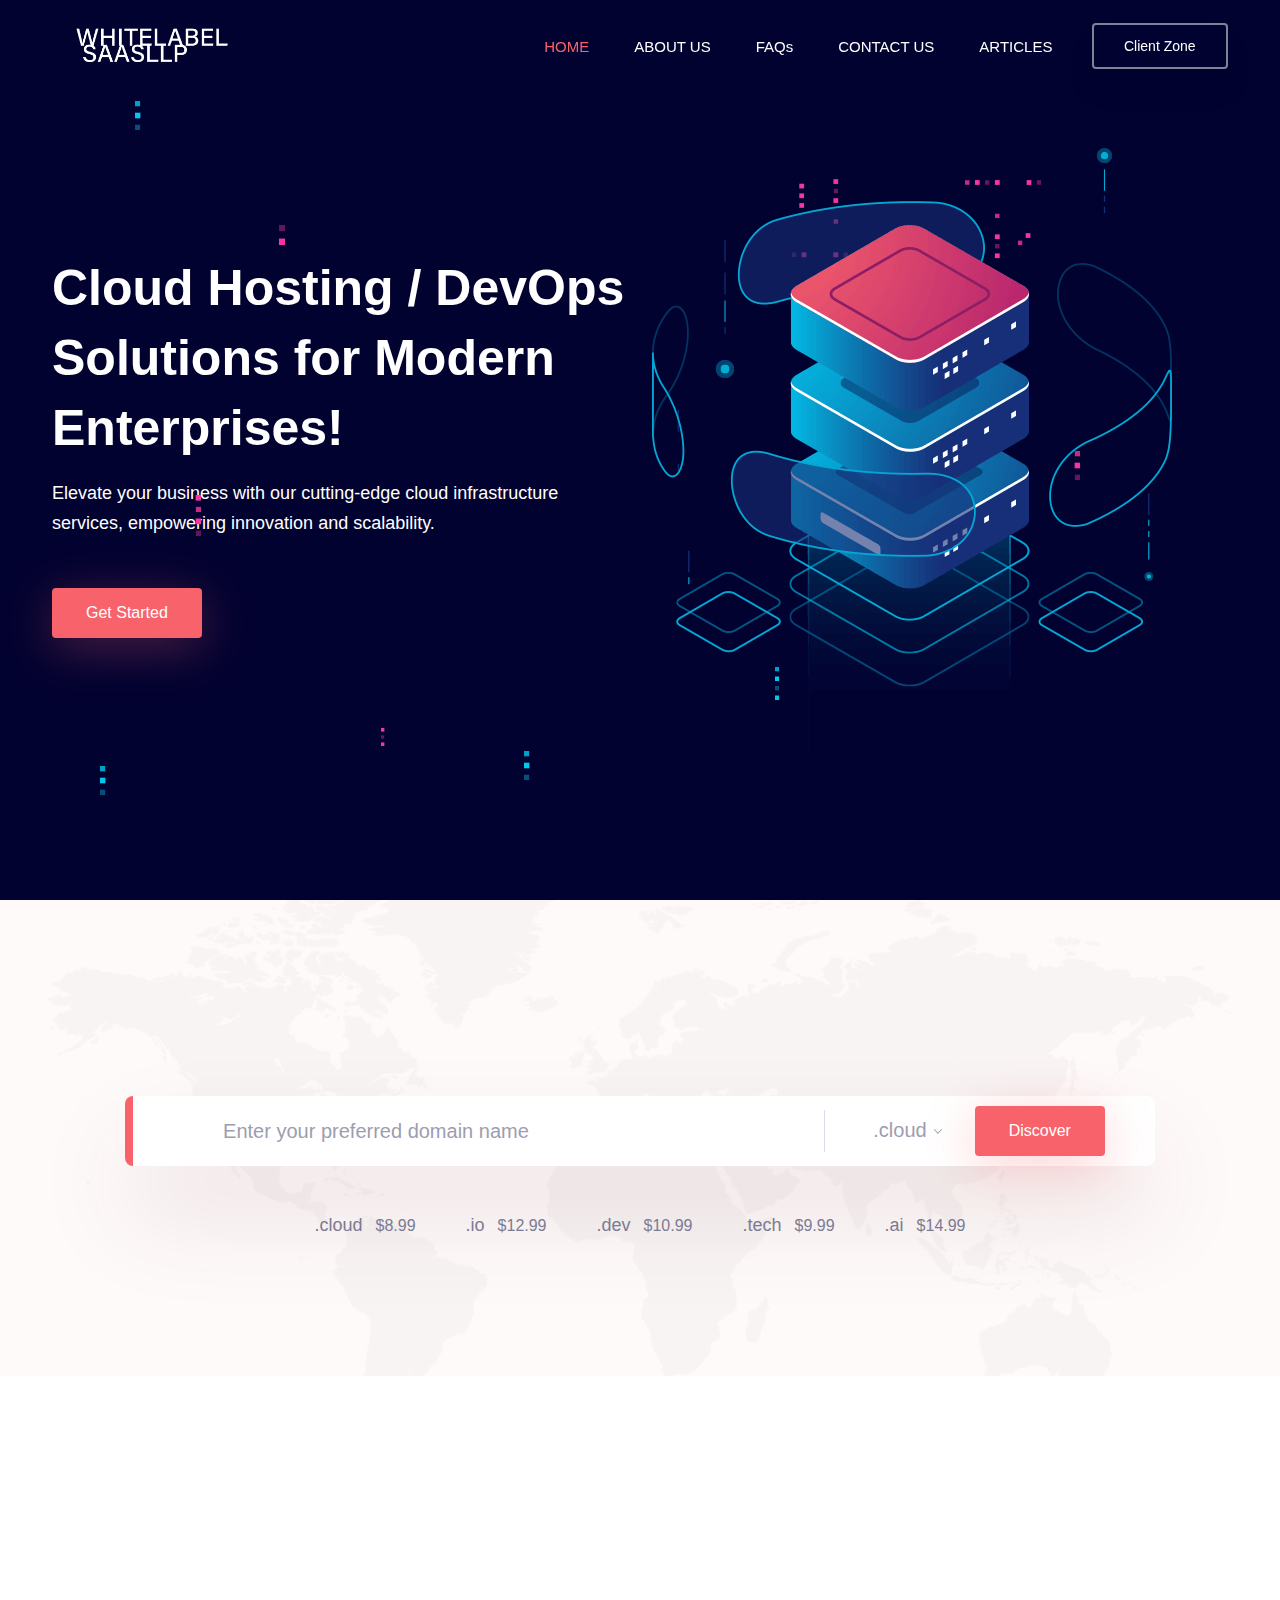
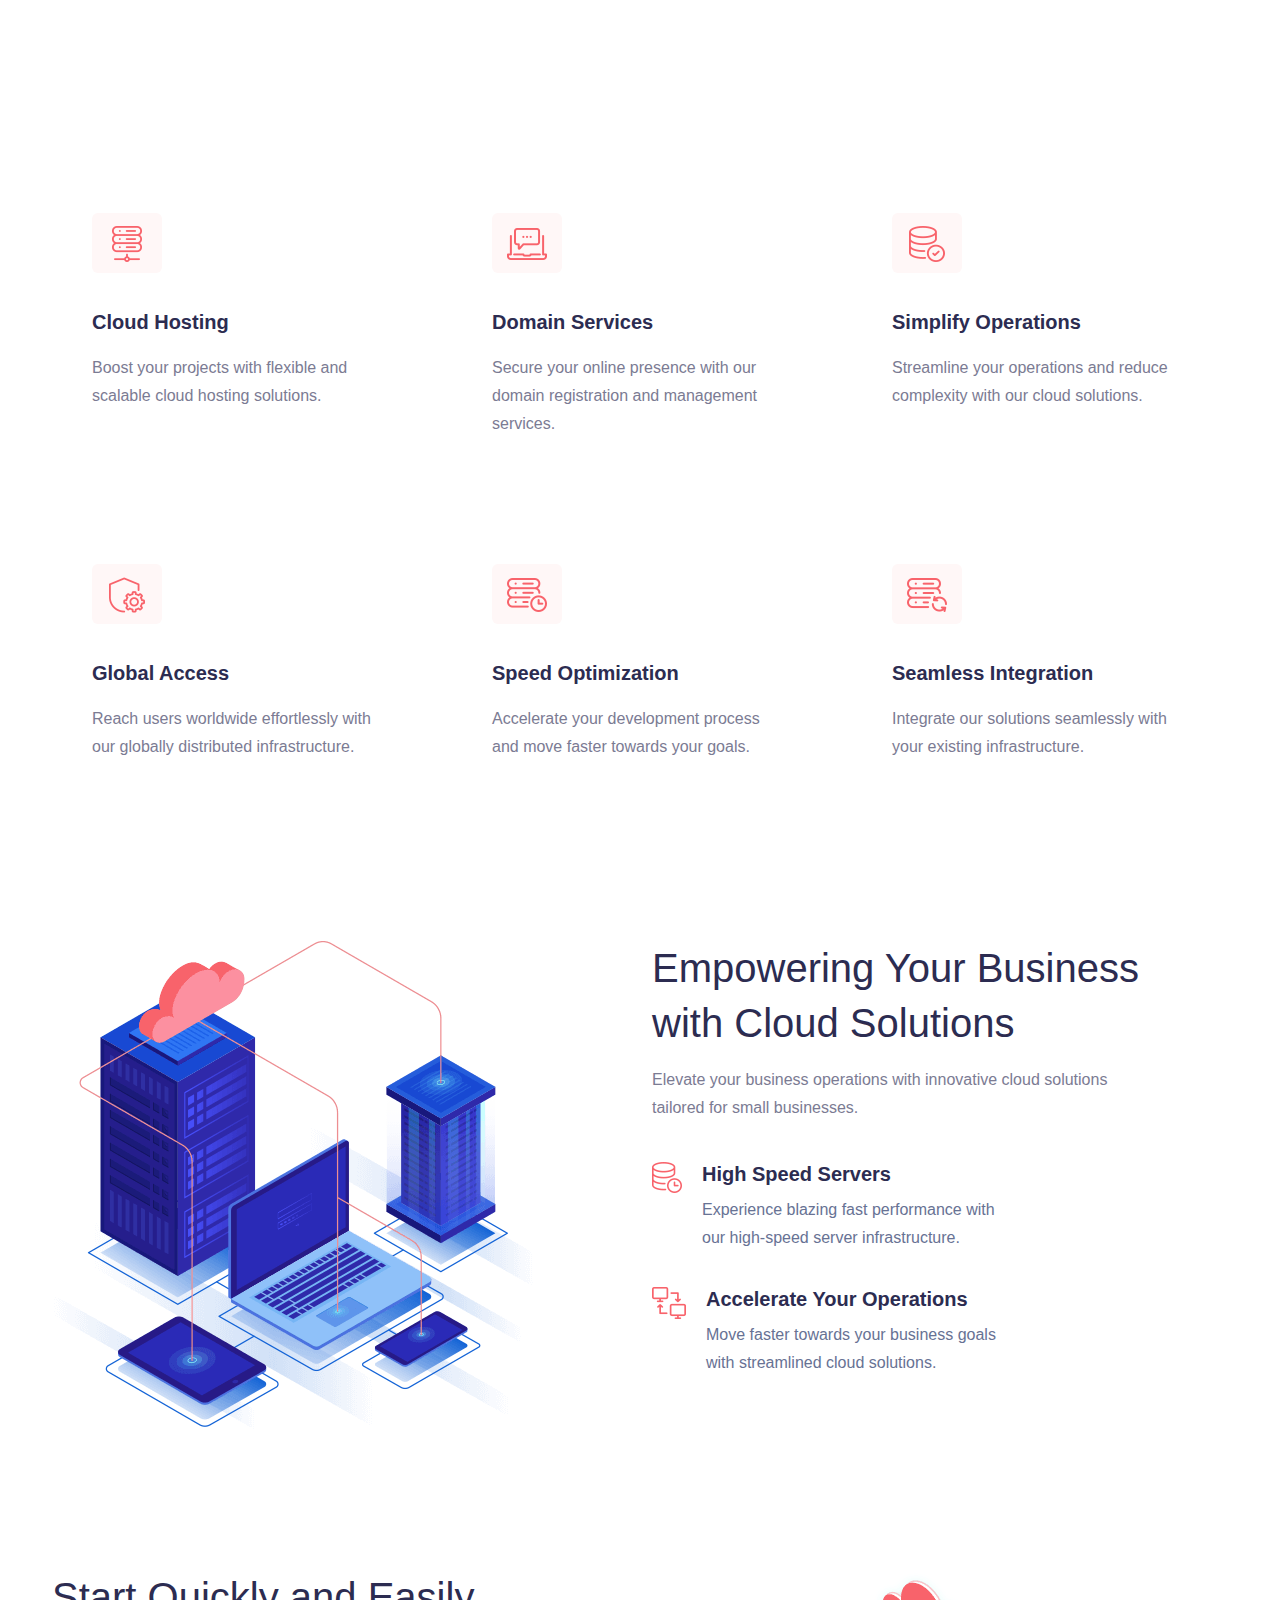
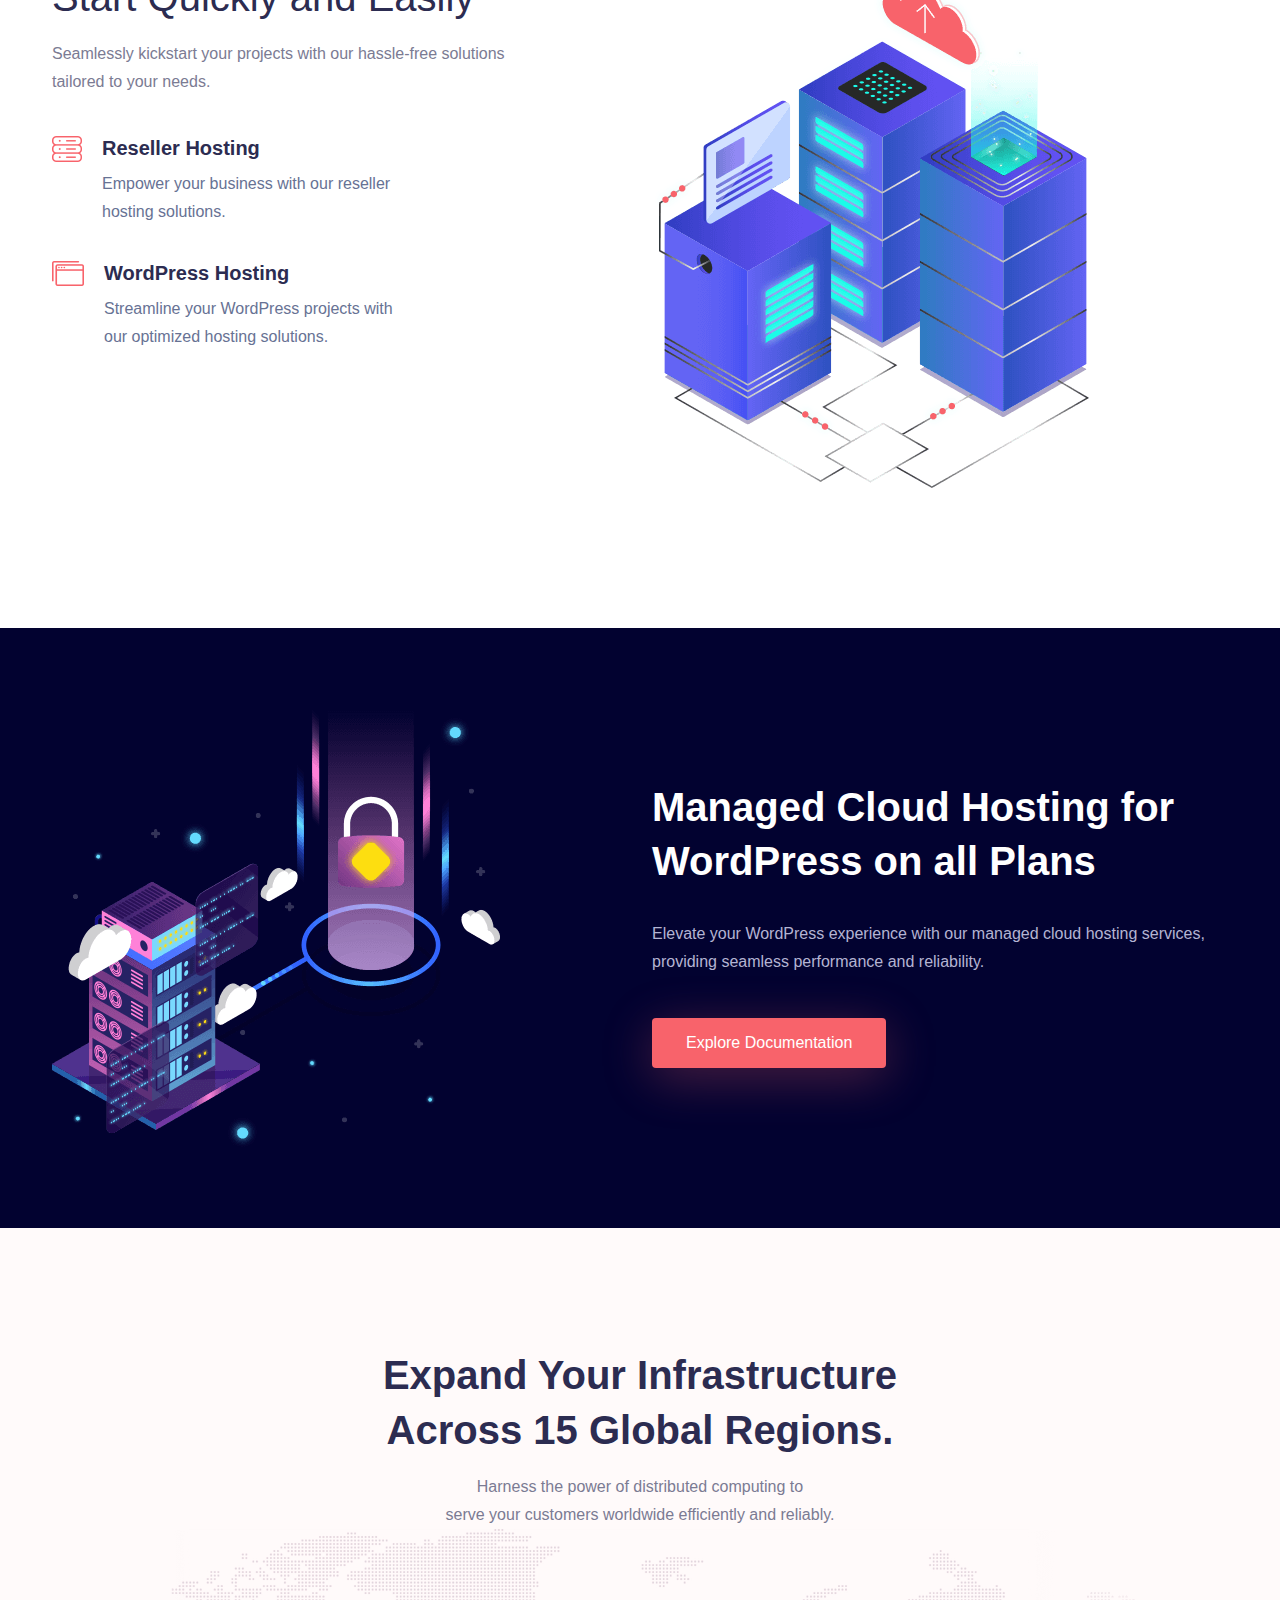
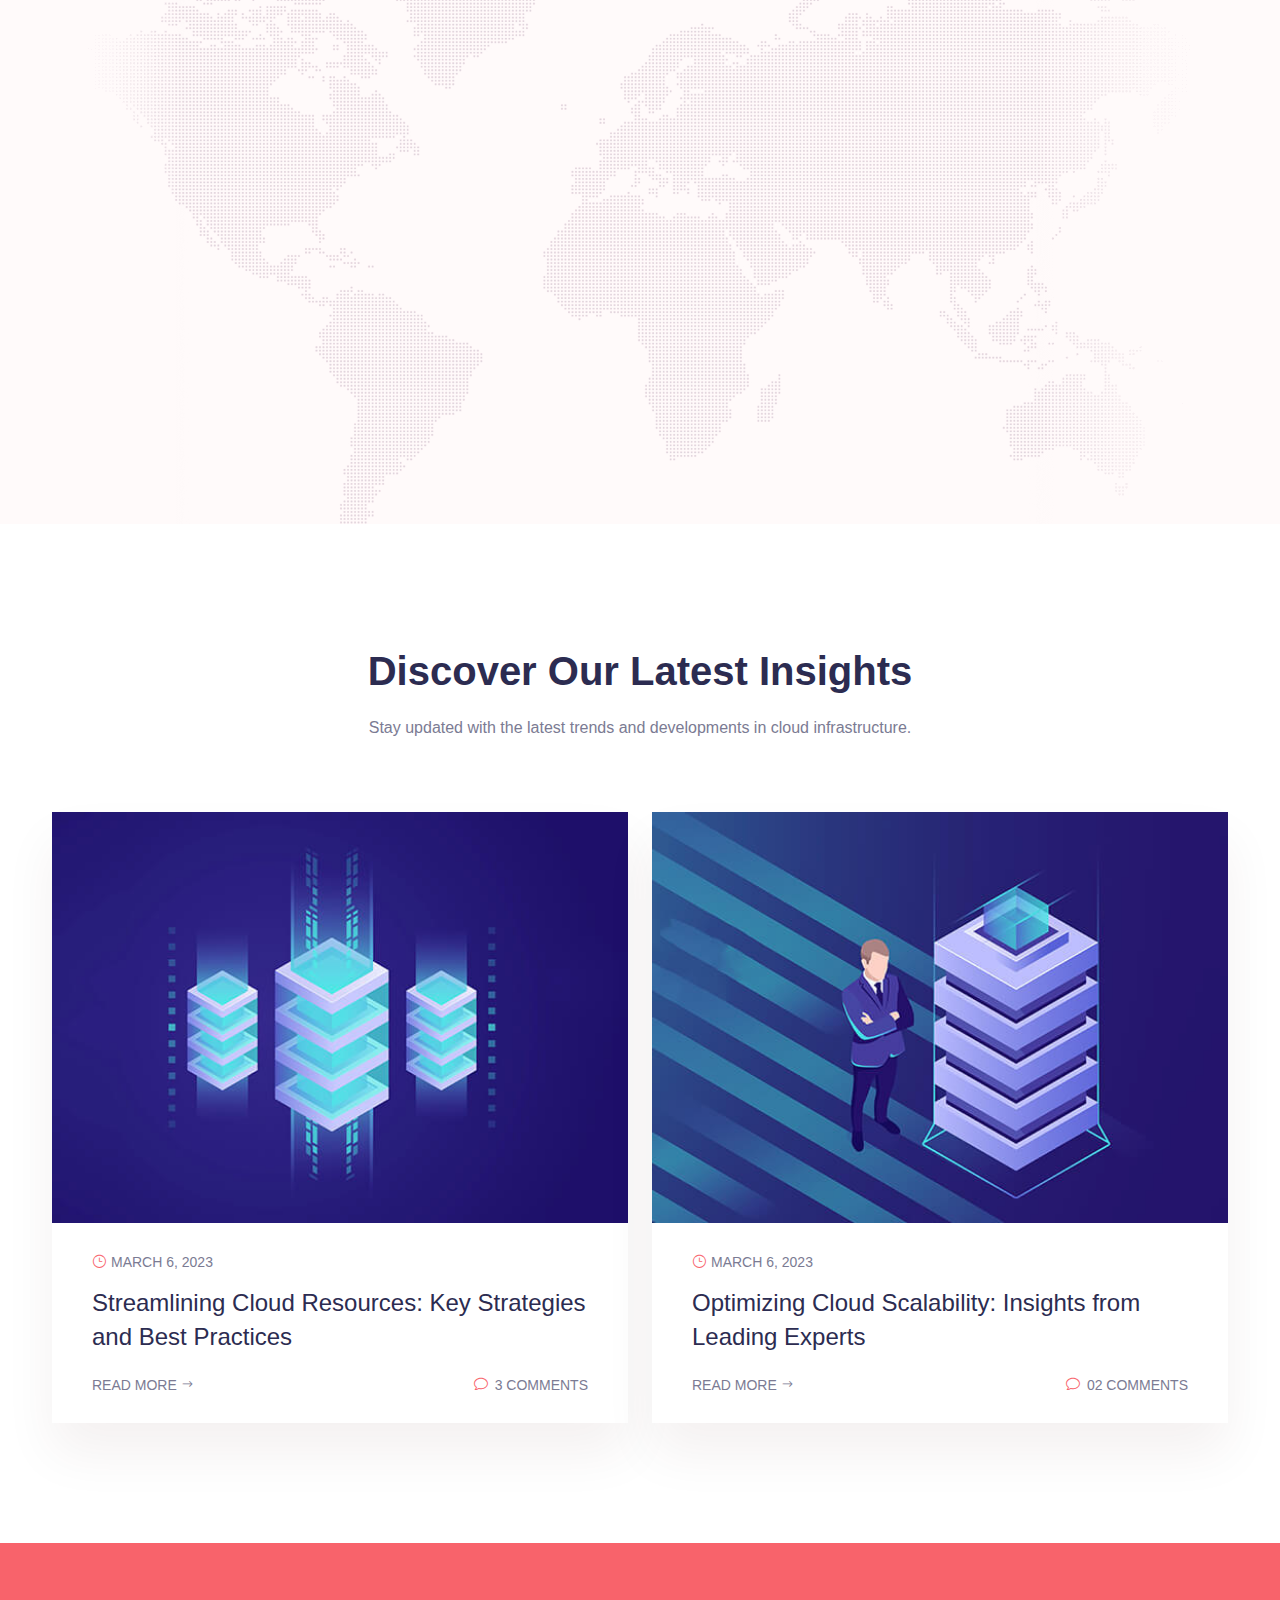
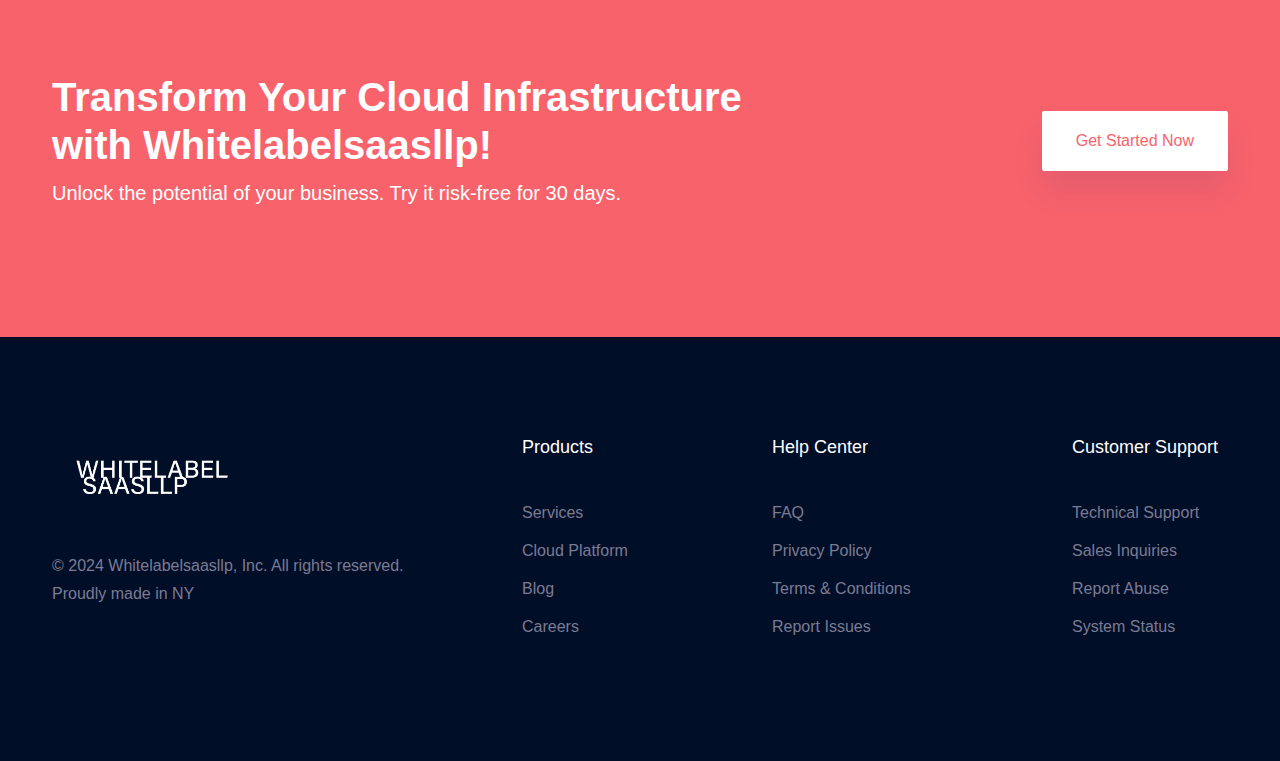
<file: index.html>
<!DOCTYPE html>
<html lang="en">
  <head>
    <!-- Required meta tags -->
    <meta charset="utf-8" />
    <meta
      name="viewport"
      content="width=device-width, initial-scale=1, shrink-to-fit=no"
    />
    <link rel="shortcut icon" href="asset/favicon.png" type="image/x-icon" />
    <title>Whitelabelsaasllp || Cloud Infrastructure Development</title>
    <!-- Bootstrap CSS -->
    <link rel="stylesheet" href="css/bootstrap.min.css" />
    <link
      rel="stylesheet"
      href="vendors/bootstrap-selector/css/bootstrap-select.min.css"
    />
    <!--icon font css-->
    <link rel="stylesheet" href="vendors/themify-icon/themify-icons.css" />
    <link rel="stylesheet" href="vendors/flaticon/flaticon.css" />
    <link rel="stylesheet" href="vendors/animation/animate.css" />
    <link
      rel="stylesheet"
      href="vendors/owl-carousel/assets/owl.carousel.min.css"
    />
    <link rel="stylesheet" href="vendors/magnify-pop/magnific-popup.css" />
    <link rel="stylesheet" href="vendors/nice-select/nice-select.css" />
    <link rel="stylesheet" href="vendors/elagent/style.css" />
    <link
      rel="stylesheet"
      href="vendors/scroll/jquery.mCustomScrollbar.min.css"
    />
    <link rel="stylesheet" href="css/style.css" />
    <link rel="stylesheet" href="css/responsive.css" />
  </head>

  <body>
    <div id="preloader">
      <div id="ctn-preloader" class="ctn-preloader">
        <div class="animation-preloader">
          <div class="spinner"></div>
          <div class="txt-loading">
            <span data-text-preloader="W" class="letters-loading"> W </span>
            <span data-text-preloader="H" class="letters-loading"> H </span>
            <span data-text-preloader="I" class="letters-loading"> I </span>
            <span data-text-preloader="T" class="letters-loading"> T </span>
            <span data-text-preloader="E" class="letters-loading"> E </span>
            <span data-text-preloader="L" class="letters-loading"> L </span>
            <span data-text-preloader="A" class="letters-loading"> A </span>
            <span data-text-preloader="B" class="letters-loading"> B </span>
            <span data-text-preloader="E" class="letters-loading"> E </span>
            <span data-text-preloader="L" class="letters-loading"> L </span>
            <span data-text-preloader="S" class="letters-loading"> S </span>
            <span data-text-preloader="A" class="letters-loading"> A </span>
            <span data-text-preloader="A" class="letters-loading"> A </span>
            <span data-text-preloader="S" class="letters-loading"> S </span>
            <span data-text-preloader="L" class="letters-loading"> L </span>
            <span data-text-preloader="L" class="letters-loading"> L </span>
            <span data-text-preloader="P" class="letters-loading"> P </span>
          </div>
          <p class="text-center">Loading</p>
        </div>
        <div class="loader">
          <div class="row">
            <div class="col-3 loader-section section-left">
              <div class="bg"></div>
            </div>
            <div class="col-3 loader-section section-left">
              <div class="bg"></div>
            </div>
            <div class="col-3 loader-section section-right">
              <div class="bg"></div>
            </div>
            <div class="col-3 loader-section section-right">
              <div class="bg"></div>
            </div>
          </div>
        </div>
      </div>
    </div>
    <div class="body_wrapper">
      <header class="header_area">
        <nav class="navbar navbar-expand-lg menu_one menu_four hosting_menu">
          <div class="container">
            <a class="navbar-brand sticky_logo" href="#"
              ><img src="asset/logoW.png" alt="logo" width="200px" />
              <img src="asset/logoB.png" alt="logo" width="200px"
            /></a>
            <button
              class="navbar-toggler collapsed"
              type="button"
              data-bs-toggle="collapse"
              data-bs-target="#navbarSupportedContent"
              aria-controls="navbarSupportedContent"
              aria-expanded="false"
              aria-label="Toggle navigation"
            >
              <span class="menu_toggle">
                <span class="hamburger">
                  <span></span>
                  <span></span>
                  <span></span>
                </span>
                <span class="hamburger-cross">
                  <span></span>
                  <span></span>
                </span>
              </span>
            </button>

            <div class="collapse navbar-collapse" id="navbarSupportedContent">
              <ul class="navbar-nav menu w_menu ms-auto">
                <li class="nav-item active">
                  <a class="nav-link" href="index.html"> HOME </a>
                </li>
                <li class="nav-item">
                  <a title="about" class="nav-link" href="about.html"
                    >ABOUT US</a
                  >
                </li>
                <li class="nav-item">
                  <a class="nav-link" href="faq.html"> FAQs </a>
                </li>
                <li class="nav-item">
                  <a class="nav-link" href="contact.html"> CONTACT US </a>
                </li>
                <li class="nav-item">
                  <a class="nav-link" href="blog.html"> ARTICLES </a>
                </li>
              </ul>
              <a
                class="btn_get btn_hover hidden-sm hidden-xs"
                href="contact.html"
                >Client Zone</a
              >
            </div>
          </div>
        </nav>
      </header>
      <section class="hosting_banner_area">
        <ul class="list-unstyled b_line">
          <li class="wow fadeInUp" data-wow-delay="0.4s">
            <img src="img/hosting/line_01.png" alt="Cloud Icon" />
          </li>
          <li class="wow fadeInUp" data-wow-delay="0.7s">
            <img src="img/hosting/line_02.png" alt="Cloud Icon" />
          </li>
          <li class="wow fadeInUp" data-wow-delay="0.9s">
            <img src="img/hosting/line_03.png" alt="Cloud Icon" />
          </li>
          <li class="wow fadeInUp" data-wow-delay="1.2s">
            <img src="img/hosting/line_04.png" alt="Cloud Icon" />
          </li>
          <li class="wow fadeInUp" data-wow-delay="0.4s">
            <img src="img/hosting/line_05.png" alt="Cloud Icon" />
          </li>
          <li class="wow fadeInUp" data-wow-delay="1s">
            <img src="img/hosting/line_06.png" alt="Cloud Icon" />
          </li>
          <li class="wow fadeInUp" data-wow-delay="1s">
            <img src="img/hosting/line_07.png" alt="Cloud Icon" />
          </li>
          <li class="wow fadeInUp" data-wow-delay="1.3s">
            <img src="img/hosting/line_08.png" alt="Cloud Icon" />
          </li>
        </ul>
        <div class="container">
          <div class="row">
            <div class="col-lg-6 col-md-7 d-flex align-items-center">
              <div class="hosting_content">
                <h2 class="wow fadeInUp" data-wow-delay="0.3s">
                  Cloud Hosting / DevOps Solutions for Modern Enterprises!
                </h2>
                <p class="wow fadeInUp" data-wow-delay="0.5s">
                  Elevate your business with our cutting-edge cloud
                  infrastructure services, empowering innovation and
                  scalability.
                </p>
                <a
                  href="contact.html"
                  class="hosting_btn btn_hover wow fadeInUp"
                  data-wow-delay="0.7s"
                  >Get Started</a
                >
              </div>
            </div>
            <div class="col-lg-6 col-md-5">
              <img
                class="img-fluid wow fadeInRight"
                data-wow-delay="0.7s"
                src="img/hosting/hosting-image.png"
                alt="Cloud Infrastructure"
              />
            </div>
          </div>
        </div>
      </section>
      <section class="domain_search_area sec_pad">
        <div class="map_bg"></div>
        <div class="container">
          <div class="domain_box_info">
            <h3 class="wow fadeInUp" data-wow-delay="0.3s">
              Explore Your Ideal Domain Name Now!
            </h3>
            <form action="#" method="post">
              <div class="domain_form_inner">
                <input
                  type="text"
                  class="form-control"
                  placeholder="Enter your preferred domain name"
                />
                <div class="domain_select">
                  <select class="form-control selectpickers">
                    <option>.cloud</option>
                    <option>.io</option>
                    <option>.dev</option>
                    <option>.tech</option>
                    <option>.ai</option>
                  </select>
                </div>
                <a href="mailto:whitelabelsaasllb.co.uk" class="hosting_btn"
                  >Discover</a
                >
              </div>
            </form>
            <ul class="list-unstyled domain_price">
              <li>.cloud <span>$8.99</span></li>
              <li>.io <span>$12.99</span></li>
              <li>.dev <span>$10.99</span></li>
              <li>.tech <span>$9.99</span></li>
              <li>.ai <span>$14.99</span></li>
            </ul>
          </div>
        </div>
      </section>

      <section class="hosting_service_area sec_pad">
        <div class="container">
          <div class="hosting_title text-center">
            <h2 class="wow fadeInUp" data-wow-delay="0.3s">
              Empowering Developers.<br />Accelerating Businesses.
            </h2>
            <p class="wow fadeInUp" data-wow-delay="0.5s">
              Elevate your projects with our cutting-edge solutions<br />
              Why settle for less when you can achieve more.!
            </p>
          </div>
          <div class="row">
            <div class="col-lg-4 col-sm-6">
              <div class="hosting_service_item">
                <div class="icon">
                  <img src="img/hosting/icon1.png" alt="Shared Hosting Icon" />
                </div>
                <a href="#">
                  <h4 class="h_head">Cloud Hosting</h4>
                </a>
                <p>
                  Boost your projects with flexible and scalable cloud hosting
                  solutions.
                </p>
              </div>
            </div>
            <div class="col-lg-4 col-sm-6">
              <div class="hosting_service_item">
                <div class="icon">
                  <img src="img/hosting/icon2.png" alt="Domain Sale Icon" />
                </div>
                <a href="#">
                  <h4 class="h_head">Domain Services</h4>
                </a>
                <p>
                  Secure your online presence with our domain registration and
                  management services.
                </p>
              </div>
            </div>
            <div class="col-lg-4 col-sm-6">
              <div class="hosting_service_item">
                <div class="icon">
                  <img
                    src="img/hosting/icon3.png"
                    alt="Reduce Complexity Icon"
                  />
                </div>
                <a href="#">
                  <h4 class="h_head">Simplify Operations</h4>
                </a>
                <p>
                  Streamline your operations and reduce complexity with our
                  cloud solutions.
                </p>
              </div>
            </div>
            <div class="col-lg-4 col-sm-6">
              <div class="hosting_service_item">
                <div class="icon">
                  <img src="img/hosting/icon4.png" alt="Access Globally Icon" />
                </div>
                <a href="#">
                  <h4 class="h_head">Global Access</h4>
                </a>
                <p>
                  Reach users worldwide effortlessly with our globally
                  distributed infrastructure.
                </p>
              </div>
            </div>
            <div class="col-lg-4 col-sm-6">
              <div class="hosting_service_item">
                <div class="icon">
                  <img src="img/hosting/icon5.png" alt="Move Faster Icon" />
                </div>
                <a href="#">
                  <h4 class="h_head">Speed Optimization</h4>
                </a>
                <p>
                  Accelerate your development process and move faster towards
                  your goals.
                </p>
              </div>
            </div>
            <div class="col-lg-4 col-sm-6">
              <div class="hosting_service_item">
                <div class="icon">
                  <img
                    src="img/hosting/icon6.png"
                    alt="Easily Integrate Icon"
                  />
                </div>
                <a href="#">
                  <h4 class="h_head">Seamless Integration</h4>
                </a>
                <p>
                  Integrate our solutions seamlessly with your existing
                  infrastructure.
                </p>
              </div>
            </div>
          </div>
        </div>
      </section>

      <section class="hosting_features_area">
        <div class="container">
          <div class="row">
            <div class="col-lg-6">
              <div class="h_features_img">
                <img
                  src="img/hosting/business1.png"
                  alt="Cloud Solutions for Businesses"
                />
              </div>
            </div>
            <div class="col-lg-6">
              <div class="h_features_content">
                <div class="hosting_title">
                  <h2>Empowering Your Business with Cloud Solutions</h2>
                  <p>
                    Elevate your business operations with innovative cloud
                    solutions tailored for small businesses.
                  </p>
                </div>
                <div class="media h_features_item">
                  <img
                    src="img/hosting/icon7.png"
                    alt="High Speed Server Icon"
                  />
                  <div class="media-body">
                    <h4 class="h_head">High Speed Servers</h4>
                    <p>
                      Experience blazing fast performance with our high-speed
                      server infrastructure.
                    </p>
                  </div>
                </div>
                <div class="media h_features_item">
                  <img src="img/hosting/icon8.png" alt="Move Faster Icon" />
                  <div class="media-body">
                    <h4 class="h_head">Accelerate Your Operations</h4>
                    <p>
                      Move faster towards your business goals with streamlined
                      cloud solutions.
                    </p>
                  </div>
                </div>
              </div>
            </div>
          </div>
        </div>
      </section>

      <section class="hosting_features_area">
        <div class="container">
          <div class="row flex-row-reverse">
            <div class="col-lg-6">
              <div class="h_features_img">
                <img
                  src="img/hosting/business2.png"
                  alt="Cloud Development Startup"
                />
              </div>
            </div>
            <div class="col-lg-6">
              <div class="h_features_content">
                <div class="hosting_title">
                  <h2>Start Quickly and Easily</h2>
                  <p>
                    Seamlessly kickstart your projects with our hassle-free
                    solutions tailored to your needs.
                  </p>
                </div>
                <div class="media h_features_item">
                  <img
                    src="img/hosting/icon9.png"
                    alt="Reseller Hosting Icon"
                  />
                  <div class="media-body">
                    <h4 class="h_head">Reseller Hosting</h4>
                    <p>
                      Empower your business with our reseller hosting solutions.
                    </p>
                  </div>
                </div>
                <div class="media h_features_item">
                  <img
                    src="img/hosting/icon10.png"
                    alt="WordPress Hosting Icon"
                  />
                  <div class="media-body">
                    <h4 class="h_head">WordPress Hosting</h4>
                    <p>
                      Streamline your WordPress projects with our optimized
                      hosting solutions.
                    </p>
                  </div>
                </div>
              </div>
            </div>
          </div>
        </div>
      </section>

      <section class="h_action_area">
        <div class="container">
          <div class="row align-items-center">
            <div class="col-md-6">
              <div class="h_action_img">
                <img
                  class="img-fluid"
                  src="img/hosting/action_img.png"
                  alt="Cloud Infrastructure"
                />
              </div>
            </div>
            <div class="col-md-6">
              <div class="h_action_content">
                <h2>Managed Cloud Hosting for WordPress on all Plans</h2>
                <p>
                  Elevate your WordPress experience with our managed cloud
                  hosting services, providing seamless performance and
                  reliability.
                </p>
                <a href="contact.html" class="hosting_btn btn_hover"
                  >Explore Documentation</a
                >
              </div>
            </div>
          </div>
        </div>
      </section>

      <section class="h_map_area">
        <div class="container">
          <div class="hosting_title text-center">
            <h2>Expand Your Infrastructure <br />Across 15 Global Regions.</h2>
            <p>
              Harness the power of distributed computing to <br />
              serve your customers worldwide efficiently and reliably.
            </p>
          </div>
          <div class="h_map">
            <ul class="list-unstyled">
              <li class="wow fadeIn" data-wow-delay="0.1s">
                <div class="place_name wow fadeInUp" data-wow-delay="0.2s">
                  Tokyo, Japan
                </div>
                <div class="round">
                  <div class="dot"></div>
                </div>
              </li>
              <li class="wow fadeIn" data-wow-delay="0.3s">
                <div class="place_name wow fadeInUp" data-wow-delay="0.4s">
                  Sydney, Australia
                </div>
                <div class="round">
                  <div class="dot"></div>
                </div>
              </li>
              <li class="wow fadeIn" data-wow-delay="0.5s">
                <div class="place_name wow fadeInUp" data-wow-delay="0.6s">
                  São Paulo, Brazil
                </div>
                <div class="round">
                  <div class="dot"></div>
                </div>
              </li>
              <li class="wow fadeIn" data-wow-delay="0.7s">
                <div class="place_name wow fadeInUp" data-wow-delay="0.8s">
                  Johannesburg, South Africa
                </div>
                <div class="round">
                  <div class="dot"></div>
                </div>
              </li>
              <li class="wow fadeIn" data-wow-delay="0.9s">
                <div class="place_name wow fadeInUp" data-wow-delay="1s">
                  Amsterdam, Netherlands
                </div>
                <div class="round">
                  <div class="dot"></div>
                </div>
              </li>
              <li class="wow fadeIn" data-wow-delay="1s">
                <div class="place_name wow fadeInUp" data-wow-delay="1.1s">
                  Mumbai, India
                </div>
                <div class="round">
                  <div class="dot"></div>
                </div>
              </li>
              <li class="wow fadeIn" data-wow-delay="1.2s">
                <div class="place_name wow fadeInUp" data-wow-delay="1.3s">
                  Moscow, Russia
                </div>
                <div class="round">
                  <div class="dot"></div>
                </div>
              </li>
              <li class="wow fadeIn" data-wow-delay="1.4s">
                <div class="place_name wow fadeInUp" data-wow-delay="1.5s">
                  Paris, France
                </div>
                <div class="round">
                  <div class="dot"></div>
                </div>
              </li>
            </ul>
          </div>
        </div>
      </section>

      <section class="h_blog_area sec_pad">
        <div class="container">
          <div class="hosting_title text-center">
            <h2>Discover Our Latest Insights</h2>
            <p>
              Stay updated with the latest trends and developments in cloud
              infrastructure.
            </p>
          </div>
          <div class="row">
            <div class="col-sm-6">
              <div class="h_blog_item">
                <img src="img/hosting/h_blog1.jpg" alt="" />
                <div class="h_blog_content">
                  <a href="blog-details.html" class="post_time"
                    ><i class="icon_clock_alt"></i>March 6, 2023</a
                  >
                  <a href="blog-details.html">
                    <h3>
                      Streamlining Cloud Resources: Key Strategies and Best
                      Practices
                    </h3>
                  </a>
                  <div class="post-info-bottom">
                    <a href="blog-details.html" class="learn_btn_two"
                      >Read More <i class="arrow_right"></i
                    ></a>
                    <a class="post-info-comments" href="#">
                      <i class="icon_comment_alt" aria-hidden="true"></i>
                      <span>3 Comments</span>
                    </a>
                  </div>
                </div>
              </div>
            </div>
            <div class="col-sm-6">
              <div class="h_blog_item">
                <img src="img/hosting/h_blog2.jpg" alt="" />
                <div class="h_blog_content">
                  <a href="blog-details-2.html" class="post_time"
                    ><i class="icon_clock_alt"></i>March 6, 2023</a
                  >
                  <a href="blog-details-2.html">
                    <h3>
                      Optimizing Cloud Scalability: Insights from Leading
                      Experts
                    </h3>
                  </a>
                  <div class="post-info-bottom">
                    <a href="blog-details-2.html" class="learn_btn_two"
                      >Read More <i class="arrow_right"></i
                    ></a>
                    <a class="post-info-comments" href="#">
                      <i class="icon_comment_alt" aria-hidden="true"></i>
                      <span>02 Comments</span>
                    </a>
                  </div>
                </div>
              </div>
            </div>
          </div>
        </div>
      </section>

      <section class="h_action_promo_area">
        <div
          class="overlay_bg"
          style="background: url('img/hosting/hosting_action_bg.png')"
        ></div>
        <div class="container">
          <div class="row align-items-center">
            <div class="col-md-8">
              <div class="h_promo_content">
                <h2>
                  Transform Your Cloud Infrastructure with Whitelabelsaasllp!
                </h2>
                <p>
                  Unlock the potential of your business. Try it risk-free for 30
                  days.
                </p>
              </div>
            </div>
            <div class="col-md-4 text-end">
              <a href="contact.html" class="hosting_btn btn_hover"
                >Get Started Now</a
              >
            </div>
          </div>
        </div>
      </section>

      <footer class="footer_area h_footer_dark">
        <div class="container">
          <div class="row">
            <div class="col-lg-4 col-md-6">
              <div class="f_widget dark_widget company_widget">
                <a href="index.html" class="f-logo"
                  ><img src="asset/logoW.png" alt="logo" width="200px"
                /></a>
                <p>
                  © 2024 Whitelabelsaasllp, Inc. All rights reserved. Proudly
                  made in NY
                </p>
              </div>
            </div>
            <div class="col-lg-3 col-md-6">
              <div class="f_widget dark_widget about-widget pl_70">
                <h3 class="f-title f_500 t_color f_size_18 mb_40">Products</h3>
                <ul class="list-unstyled f_list">
                  <li><a href="#">Services</a></li>
                  <li><a href="#">Cloud Platform</a></li>
                  <li><a href="blog.html">Blog</a></li>
                  <li><a href="#">Careers</a></li>
                </ul>
              </div>
            </div>
            <div class="col-lg-3 col-md-6">
              <div class="f_widget dark_widget about-widget pl_20">
                <h3 class="f-title f_500 t_color f_size_18 mb_40">
                  Help Center
                </h3>
                <ul class="list-unstyled f_list">
                  <li><a href="faq.html">FAQ</a></li>
                  <li><a href="#">Privacy Policy</a></li>
                  <li><a href="#">Terms & Conditions</a></li>
                  <li><a href="#">Report Issues</a></li>
                </ul>
              </div>
            </div>
            <div class="col-lg-2 col-md-6">
              <div class="f_widget dark_widget about-widget pl_20">
                <h3 class="f-title f_500 t_color f_size_18 mb_40">
                  Customer Support
                </h3>
                <ul class="list-unstyled f_list">
                  <li><a href="#">Technical Support</a></li>
                  <li><a href="#">Sales Inquiries</a></li>
                  <li><a href="#">Report Abuse</a></li>
                  <li><a href="#">System Status</a></li>
                </ul>
              </div>
            </div>
          </div>
        </div>
      </footer>
    </div>

    <!-- Optional JavaScript -->
    <!-- jQuery first, then Popper.js, then Bootstrap JS -->
    <script src="js/jquery-3.6.0.min.js"></script>
    <script src="js/popper.min.js"></script>
    <script src="js/bootstrap.min.js"></script>
    <script src="vendors/wow/wow.min.js"></script>
    <script src="vendors/sckroller/jquery.parallax-scroll.js"></script>
    <script src="vendors/owl-carousel/owl.carousel.min.js"></script>
    <script src="vendors/imagesloaded/imagesloaded.pkgd.min.js"></script>
    <script src="vendors/isotope/isotope-min.js"></script>
    <script src="vendors/magnify-pop/jquery.magnific-popup.min.js"></script>
    <script src="vendors/bootstrap-selector/js/bootstrap-select.min.js"></script>
    <script src="vendors/nice-select/jquery.nice-select.min.js"></script>
    <script src="vendors/scroll/jquery.mCustomScrollbar.concat.min.js"></script>
    <script src="js/plugins.js"></script>
    <script src="js/main.js"></script>
  </body>

  <!-- Mirrored from html.droitlab.com/saasland/home-hosting.html by HTTrack Website Copier/3.x [XR&CO'2014], Wed, 13 Mar 2024 10:09:24 GMT -->
</html>
</file>
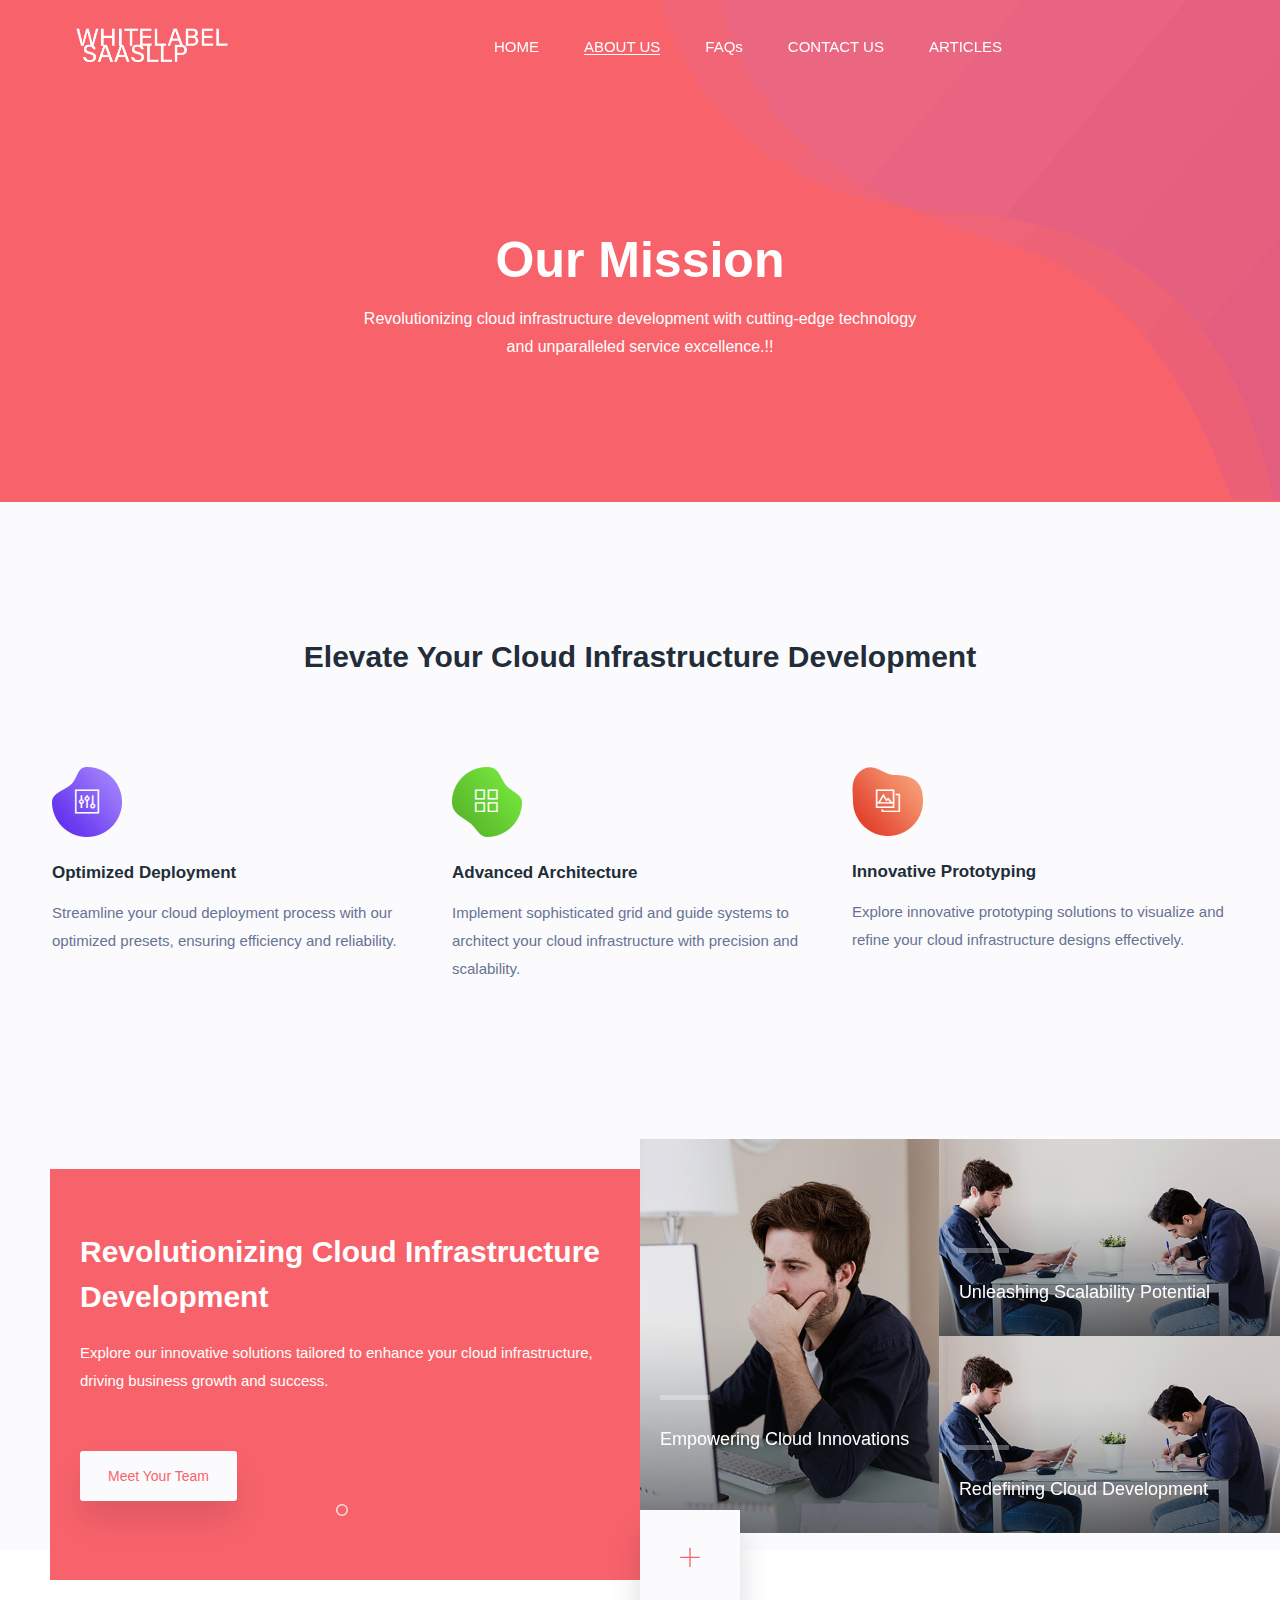
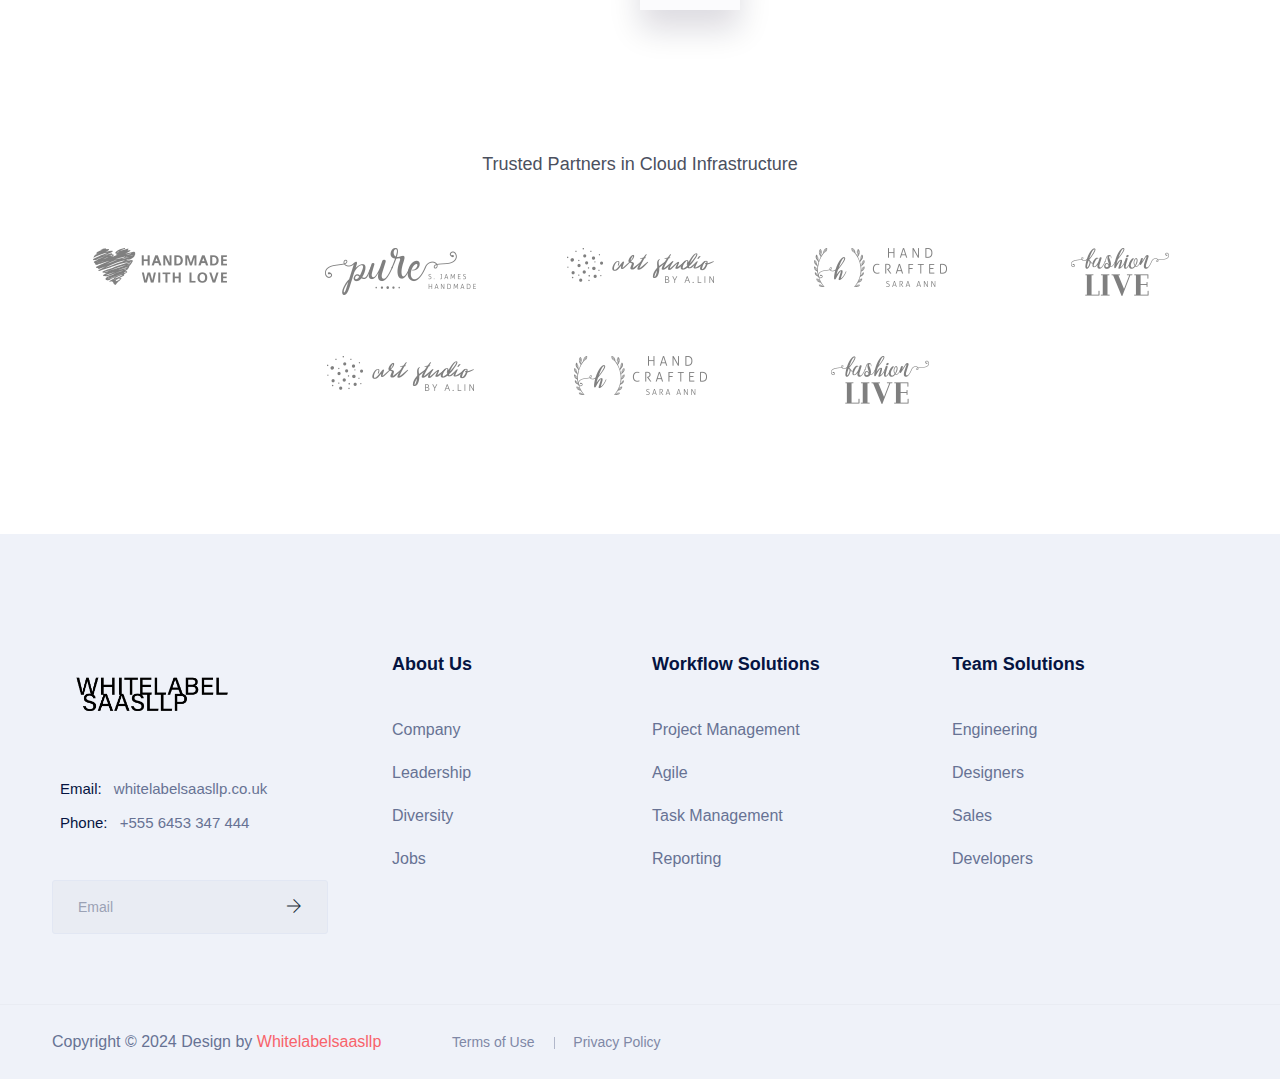
<file: about.html>
<!DOCTYPE html>
<html lang="en">
  <head>
    <!-- Required meta tags -->
    <meta charset="utf-8" />
    <meta
      name="viewport"
      content="width=device-width, initial-scale=1, shrink-to-fit=no"
    />
    <link rel="shortcut icon" href="asset/favicon.png" type="image/x-icon" />
    <title>Whitelabelsaasllp || Cloud Infrastructure Development</title>
    <!-- Bootstrap CSS -->
    <link rel="stylesheet" href="css/bootstrap.min.css" />
    <link
      rel="stylesheet"
      href="vendors/bootstrap-selector/css/bootstrap-select.min.css"
    />
    <!--icon font css-->
    <link rel="stylesheet" href="vendors/themify-icon/themify-icons.css" />
    <link rel="stylesheet" href="vendors/flaticon/flaticon.css" />
    <link rel="stylesheet" href="vendors/animation/animate.css" />
    <link
      rel="stylesheet"
      href="vendors/owl-carousel/assets/owl.carousel.min.css"
    />
    <link rel="stylesheet" href="vendors/magnify-pop/magnific-popup.css" />
    <link rel="stylesheet" href="vendors/nice-select/nice-select.css" />
    <link rel="stylesheet" href="vendors/elagent/style.css" />
    <link
      rel="stylesheet"
      href="vendors/scroll/jquery.mCustomScrollbar.min.css"
    />
    <link rel="stylesheet" href="css/style.css" />
    <link rel="stylesheet" href="css/responsive.css" />
  </head>

  <body>
    <div id="preloader">
      <div id="ctn-preloader" class="ctn-preloader">
        <div class="animation-preloader">
          <div class="spinner"></div>
          <div class="txt-loading">
            <span data-text-preloader="W" class="letters-loading"> W </span>
            <span data-text-preloader="H" class="letters-loading"> H </span>
            <span data-text-preloader="I" class="letters-loading"> I </span>
            <span data-text-preloader="T" class="letters-loading"> T </span>
            <span data-text-preloader="E" class="letters-loading"> E </span>
            <span data-text-preloader="L" class="letters-loading"> L </span>
            <span data-text-preloader="A" class="letters-loading"> A </span>
            <span data-text-preloader="B" class="letters-loading"> B </span>
            <span data-text-preloader="E" class="letters-loading"> E </span>
            <span data-text-preloader="L" class="letters-loading"> L </span>
            <span data-text-preloader="S" class="letters-loading"> S </span>
            <span data-text-preloader="A" class="letters-loading"> A </span>
            <span data-text-preloader="A" class="letters-loading"> A </span>
            <span data-text-preloader="S" class="letters-loading"> S </span>
            <span data-text-preloader="L" class="letters-loading"> L </span>
            <span data-text-preloader="L" class="letters-loading"> L </span>
            <span data-text-preloader="P" class="letters-loading"> P </span>
          </div>
          <p class="text-center">Loading</p>
        </div>
        <div class="loader">
          <div class="row">
            <div class="col-3 loader-section section-left">
              <div class="bg"></div>
            </div>
            <div class="col-3 loader-section section-left">
              <div class="bg"></div>
            </div>
            <div class="col-3 loader-section section-right">
              <div class="bg"></div>
            </div>
            <div class="col-3 loader-section section-right">
              <div class="bg"></div>
            </div>
          </div>
        </div>
      </div>
    </div>
    <div class="body_wrapper">
      <header class="header_area">
        <nav class="navbar navbar-expand-lg menu_one menu_four">
          <div class="container">
            <a class="navbar-brand sticky_logo" href="#"
              ><img src="asset/logoW.png" alt="logo" width="200px" /><img
                src="asset/logoB.png"
                alt="logo"
                width="200px"
            /></a>
            <button
              class="navbar-toggler collapsed"
              type="button"
              data-bs-toggle="collapse"
              data-bs-target="#navbarSupportedContent"
              aria-controls="navbarSupportedContent"
              aria-expanded="false"
              aria-label="Toggle navigation"
            >
              <span class="menu_toggle">
                <span class="hamburger">
                  <span></span>
                  <span></span>
                  <span></span>
                </span>
                <span class="hamburger-cross">
                  <span></span>
                  <span></span>
                </span>
              </span>
            </button>

            <div
              class="collapse navbar-collapse justify-content-between"
              id="navbarSupportedContent"
            >
              <ul class="navbar-nav menu w_menu ms-auto me-auto">
                <li class="nav-item">
                  <a class="nav-link" href="index.html"> HOME </a>
                </li>
                <li class="nav-item active">
                  <a title="about" class="nav-link" href="about.html"
                    >ABOUT US</a
                  >
                </li>
                <li class="nav-item">
                  <a class="nav-link" href="faq.html"> FAQs </a>
                </li>
                <li class="nav-item">
                  <a class="nav-link" href="contact.html"> CONTACT US </a>
                </li>
                <li class="nav-item">
                  <a class="nav-link" href="blog.html"> ARTICLES </a>
                </li>
              </ul>
            </div>
          </div>
        </nav>
      </header>

      <section class="breadcrumb_area">
        <img
          class="breadcrumb_shap"
          src="img/breadcrumb/banner_bg.png"
          alt=""
        />
        <div class="container">
          <div class="breadcrumb_content text-center">
            <h1 class="f_p f_700 f_size_50 w_color l_height50 mb_20">
              Our Mission
            </h1>
            <p class="f_400 w_color f_size_16 l_height26">
              Revolutionizing cloud infrastructure development with cutting-edge
              technology<br />
              and unparalleled service excellence.!!
            </p>
          </div>
        </div>
      </section>

      <section class="agency_service_area bg_color">
        <div class="container">
          <h2 class="f_size_30 f_600 t_color3 l_height40 text-center mb_90">
            Elevate Your Cloud Infrastructure Development
          </h2>
          <div class="row mb_30">
            <div class="col-lg-4 col-sm-6">
              <div class="p_service_item agency_service_item pr_70">
                <div class="icon">
                  <img src="img/home4/icon_shape1.png" alt="" />
                  <i class="ti-panel"></i>
                </div>
                <h5 class="f_600 f_p t_color3">Optimized Deployment</h5>
                <p>
                  Streamline your cloud deployment process with our optimized
                  presets, ensuring efficiency and reliability.
                </p>
              </div>
            </div>
            <div class="col-lg-4 col-sm-6">
              <div class="p_service_item agency_service_item pl_20 pr_70">
                <div class="icon">
                  <img src="img/home4/icon_shape2.png" alt="" />
                  <i class="ti-layout-grid2"></i>
                </div>
                <h5 class="f_600 f_p t_color3">Advanced Architecture</h5>
                <p>
                  Implement sophisticated grid and guide systems to architect
                  your cloud infrastructure with precision and scalability.
                </p>
              </div>
            </div>
            <div class="col-lg-4 col-sm-6">
              <div class="p_service_item agency_service_item pl_20 pr_70">
                <div class="icon">
                  <img src="img/home4/icon_shape3.png" alt="" />
                  <i class="ti-gallery"></i>
                </div>
                <h5 class="f_600 f_p t_color3">Innovative Prototyping</h5>
                <p>
                  Explore innovative prototyping solutions to visualize and
                  refine your cloud infrastructure designs effectively.
                </p>
              </div>
            </div>
          </div>
        </div>
      </section>

      <section class="agency_about_area d-flex bg_color">
        <div class="col-lg-6 about_content_left">
          <div class="about_content mb_30">
            <h2 class="f_size_30 f_700 l_height45 mb_20">
              Revolutionizing Cloud Infrastructure Development
            </h2>
            <p class="f_size_15 f_400">
              Explore our innovative solutions tailored to enhance your cloud
              infrastructure, driving business growth and success.
            </p>
            <a href="#" class="about_btn btn_hover mt_40">Meet Your Team</a>
          </div>
        </div>
        <div class="col-lg-6 about_img">
          <a href="#" class="pluse_icon"><i class="ti-plus"></i></a>
          <div class="about_img_slider owl-carousel">
            <div class="item">
              <div class="about_item w45">
                <img src="img/home4/team1.jpg" alt="" />
                <div class="about_text">
                  <span class="br"></span>
                  <h5 class="f_size_18 l_height28 mb-0">
                    Empowering Cloud Innovations
                  </h5>
                </div>
              </div>
              <div class="about_item w55">
                <img src="img/home4/team2.jpg" alt="" />
                <div class="about_text text_two">
                  <span class="br"></span>
                  <h5 class="f_size_18 l_height28 mb-0">
                    Unleashing Scalability Potential
                  </h5>
                </div>
              </div>
              <div class="about_item w55">
                <img src="img/home4/team2.jpg" alt="" />
                <div class="about_text text_two">
                  <span class="br"></span>
                  <h5 class="f_size_18 l_height28 mb-0">
                    Redefining Cloud Development
                  </h5>
                </div>
              </div>
            </div>
            <div class="item">
              <div class="about_item w45">
                <img src="img/home4/team1.jpg" alt="" />
                <div class="about_text">
                  <span class="br"></span>
                  <h5 class="f_size_18 l_height28 mb-0">
                    Empowering Cloud Innovations
                  </h5>
                </div>
              </div>
              <div class="about_item w55">
                <img src="img/home4/team2.jpg" alt="" />
                <div class="about_text text_two">
                  <span class="br"></span>
                  <h5 class="f_size_18 l_height28 mb-0">
                    Unleashing Scalability Potential
                  </h5>
                </div>
              </div>
              <div class="about_item w55">
                <img src="img/home4/team2.jpg" alt="" />
                <div class="about_text text_two">
                  <span class="br"></span>
                  <h5 class="f_size_18 l_height28 mb-0">
                    Redefining Cloud Development
                  </h5>
                </div>
              </div>
            </div>
          </div>
        </div>
      </section>

      <section class="partner_logo_area_five">
        <div class="container">
          <h4 class="f_size_18 f_400 f_p text-center l_height28 mb_70">
            Trusted Partners in Cloud Infrastructure
          </h4>
          <div class="row partner_info">
            <div class="logo_item">
              <a href="#"><img src="img/home3/logo_01.png" alt="img" /></a>
            </div>
            <div class="logo_item">
              <a href="#"><img src="img/home3/logo_02.png" alt="img" /></a>
            </div>
            <div class="logo_item">
              <a href="#"><img src="img/home3/logo_03.png" alt="img" /></a>
            </div>
            <div class="logo_item">
              <a href="#"><img src="img/home3/logo_04.png" alt="img" /></a>
            </div>
            <div class="logo_item">
              <a href="#"><img src="img/home3/logo_05.png" alt="img" /></a>
            </div>
            <div class="logo_item">
              <a href="#"><img src="img/home3/logo_03.png" alt="img" /></a>
            </div>
            <div class="logo_item">
              <a href="#"><img src="img/home3/logo_04.png" alt="img" /></a>
            </div>
            <div class="logo_item">
              <a href="#"><img src="img/home3/logo_05.png" alt="img" /></a>
            </div>
          </div>
        </div>
      </section>

      <footer class="footer_area footer_area_four f_bg">
        <div class="footer_top">
          <div class="container">
            <div class="row">
              <div class="col-lg-3 col-md-6">
                <div class="f_widget company_widget">
                  <a href="index.html" class="f-logo"
                    ><img src="asset/logoB.png" alt="logo" width="200px"
                  /></a>
                  <div class="widget-wrap">
                    <p class="f_400 f_p f_size_15 mb-0 l_height34">
                      <span>Email:</span>
                      <a href="mailto:whitelabelsaasllp.co.uk" class="f_400"
                        >whitelabelsaasllp.co.uk</a
                      >
                    </p>
                    <p class="f_400 f_p f_size_15 mb-0 l_height34">
                      <span>Phone:</span>
                      <a href="tel:+555 6453 347 444" class="f_400"
                        >+555 6453 347 444</a
                      >
                    </p>
                  </div>
                  <form
                    action="mailto:whitelabelsaasllp.co.uk"
                    class="f_subscribe mailchimp"
                    method="post"
                  >
                    <input
                      type="text"
                      name="EMAIL"
                      class="form-control memail"
                      placeholder="Email"
                    />
                    <button class="btn btn-submit" type="submit">
                      <i class="ti-arrow-right"></i>
                    </button>
                    <p class="mchimp-errmessage" style="display: none"></p>
                    <p class="mchimp-sucmessage" style="display: none"></p>
                  </form>
                </div>
              </div>
              <div class="col-lg-3 col-md-6">
                <div class="f_widget about-widget pl_40">
                  <h3 class="f-title f_600 t_color f_size_18 mb_40">
                    About Us
                  </h3>
                  <ul class="list-unstyled f_list">
                    <li><a href="#">Company</a></li>
                    <li><a href="#">Leadership</a></li>
                    <li><a href="#">Diversity</a></li>
                    <li><a href="#">Jobs</a></li>
                  </ul>
                </div>
              </div>
              <div class="col-lg-3 col-md-6">
                <div class="f_widget about-widget">
                  <h3 class="f-title f_600 t_color f_size_18 mb_40">
                    Workflow Solutions
                  </h3>
                  <ul class="list-unstyled f_list">
                    <li><a href="#">Project Management</a></li>
                    <li><a href="#">Agile</a></li>
                    <li><a href="#">Task Management</a></li>
                    <li><a href="#">Reporting</a></li>
                  </ul>
                </div>
              </div>
              <div class="col-lg-3 col-md-6">
                <div class="f_widget about-widget">
                  <h3 class="f-title f_600 t_color f_size_18 mb_40">
                    Team Solutions
                  </h3>
                  <ul class="list-unstyled f_list">
                    <li><a href="#">Engineering</a></li>
                    <li><a href="#">Designers</a></li>
                    <li><a href="#">Sales</a></li>
                    <li><a href="#">Developers</a></li>
                  </ul>
                </div>
              </div>
            </div>
          </div>
        </div>
        <div class="footer_bottom">
          <div class="container">
            <div class="row align-items-center">
              <div class="col-lg-4 col-md-5 col-sm-6">
                <p class="mb-0 f_400">
                  Copyright © 2024 Design by <a href="#">Whitelabelsaasllp</a>
                </p>
              </div>
              <div class="col-lg-4 col-md-4 col-sm-12">
                <ul class="list-unstyled f_menu text-right">
                  <li><a href="#">Terms of Use</a></li>
                  <li><a href="#">Privacy Policy</a></li>
                </ul>
              </div>
            </div>
          </div>
        </div>
      </footer>
    </div>
    <!-- Optional JavaScript -->
    <!-- jQuery first, then Popper.js, then Bootstrap JS -->
    <script src="js/jquery-3.6.0.min.js"></script>
    <script src="js/popper.min.js"></script>
    <script src="js/bootstrap.min.js"></script>
    <script src="vendors/wow/wow.min.js"></script>
    <script src="vendors/sckroller/jquery.parallax-scroll.js"></script>
    <script src="vendors/owl-carousel/owl.carousel.min.js"></script>
    <script src="vendors/imagesloaded/imagesloaded.pkgd.min.js"></script>
    <script src="vendors/isotope/isotope-min.js"></script>
    <script src="vendors/magnify-pop/jquery.magnific-popup.min.js"></script>
    <script src="vendors/scroll/jquery.mCustomScrollbar.concat.min.js"></script>
    <script src="js/plugins.js"></script>
    <script src="vendors/slick/slick.js"></script>
    <script src="js/main.js"></script>
  </body>

  <!-- Mirrored from html.droitlab.com/saasland/about.html by HTTrack Website Copier/3.x [XR&CO'2014], Wed, 13 Mar 2024 10:14:50 GMT -->
</html>
</file>
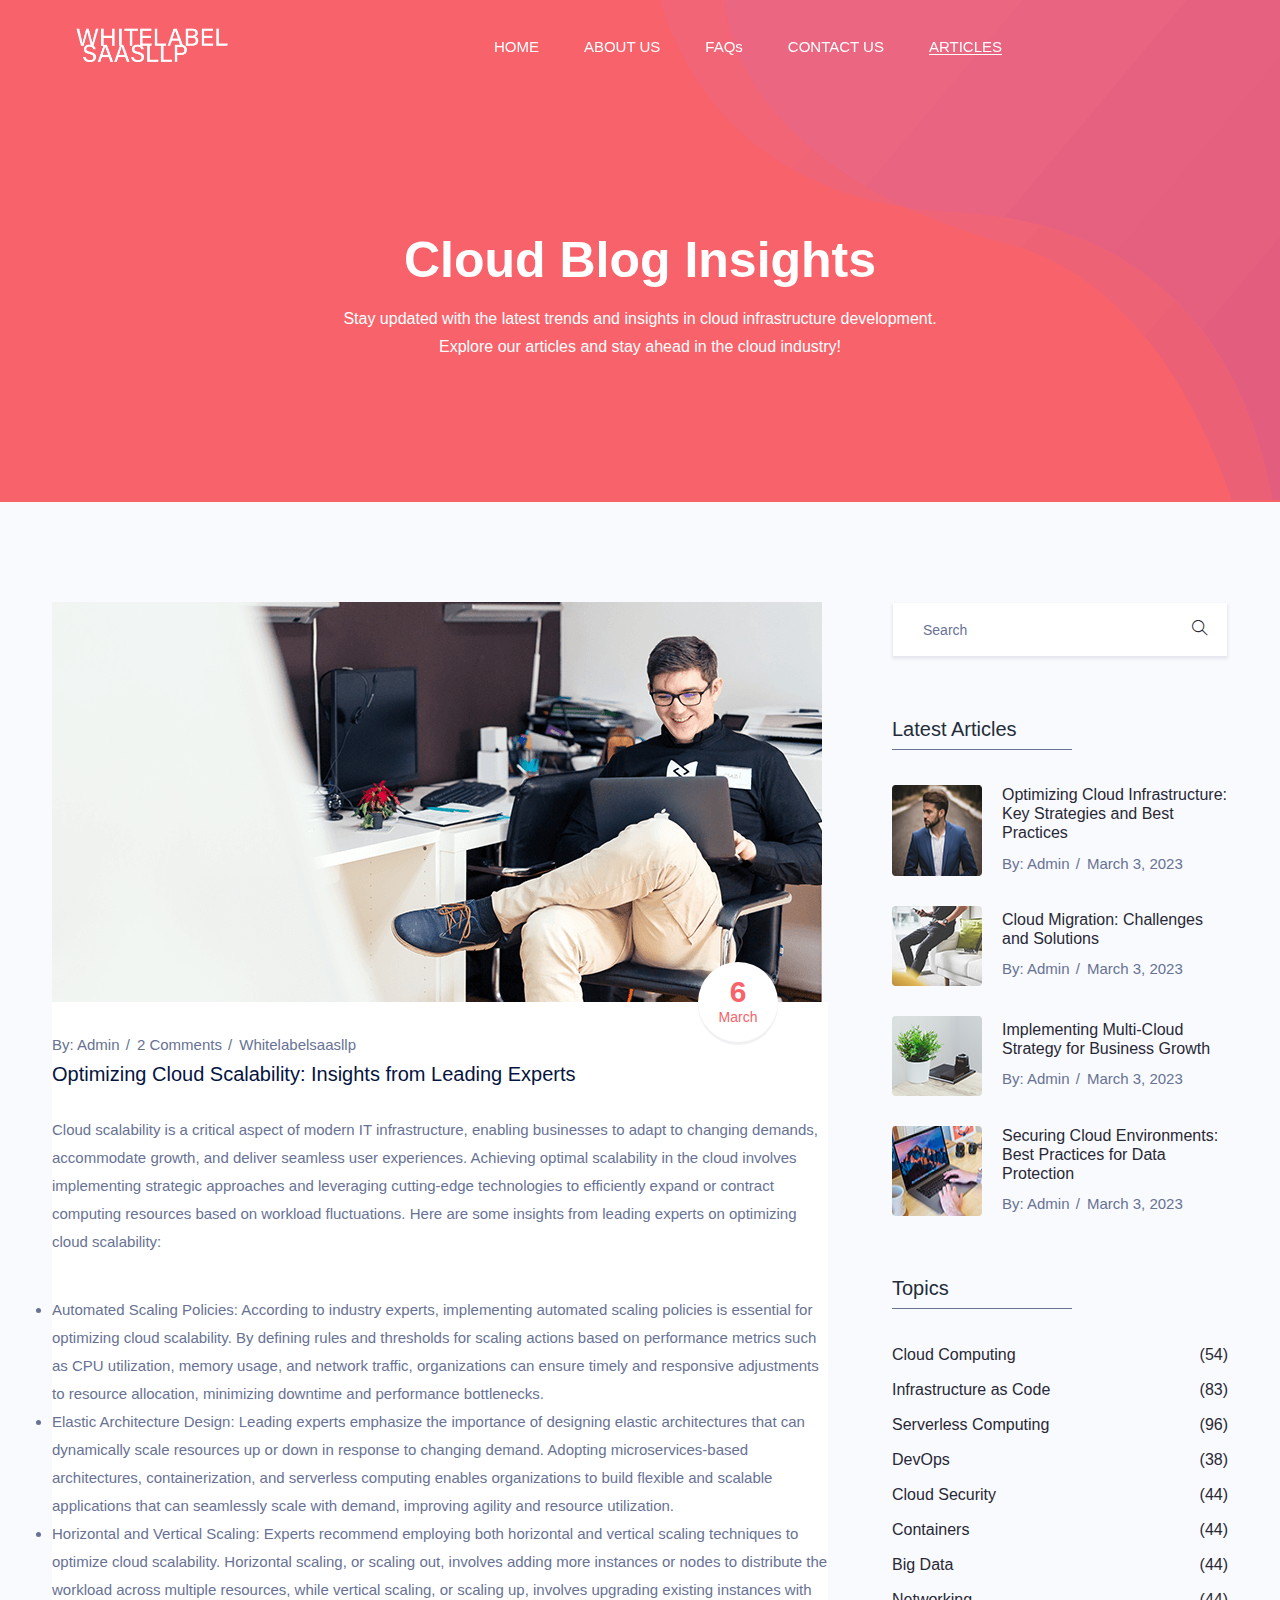
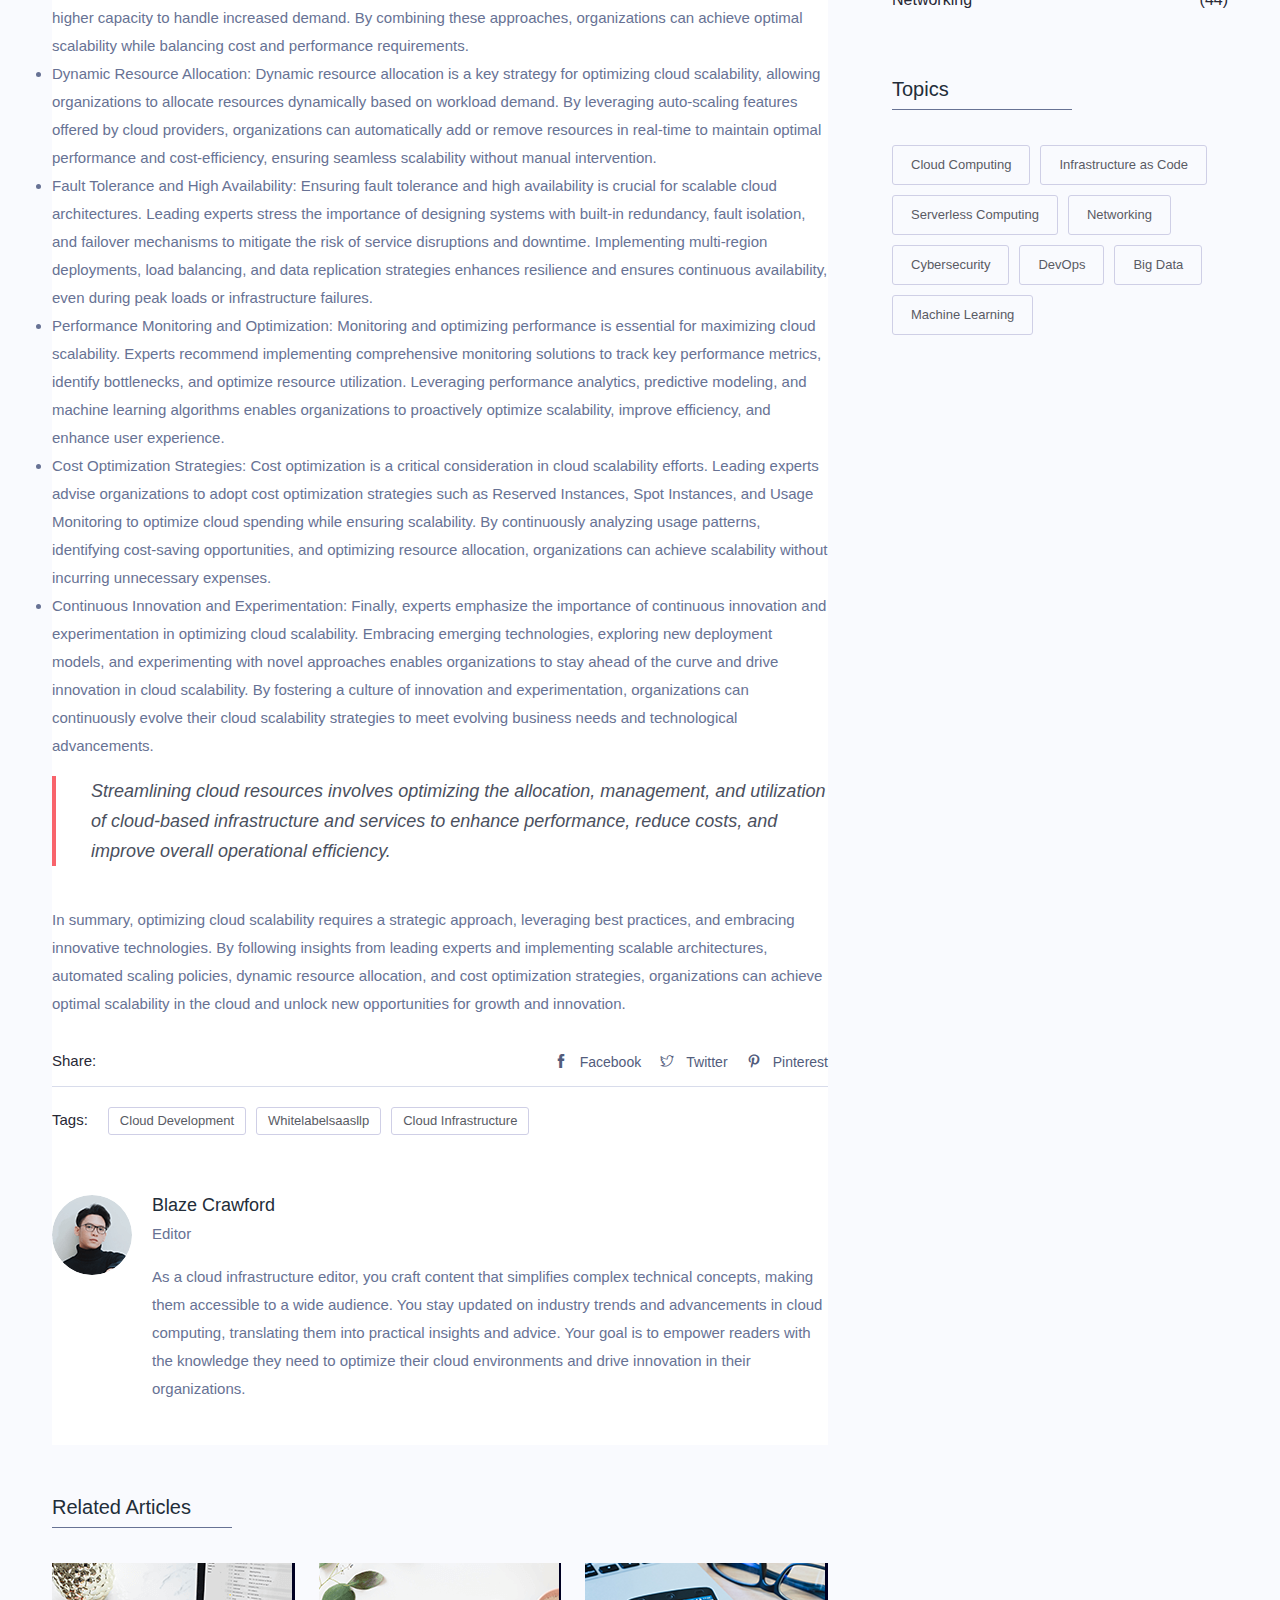
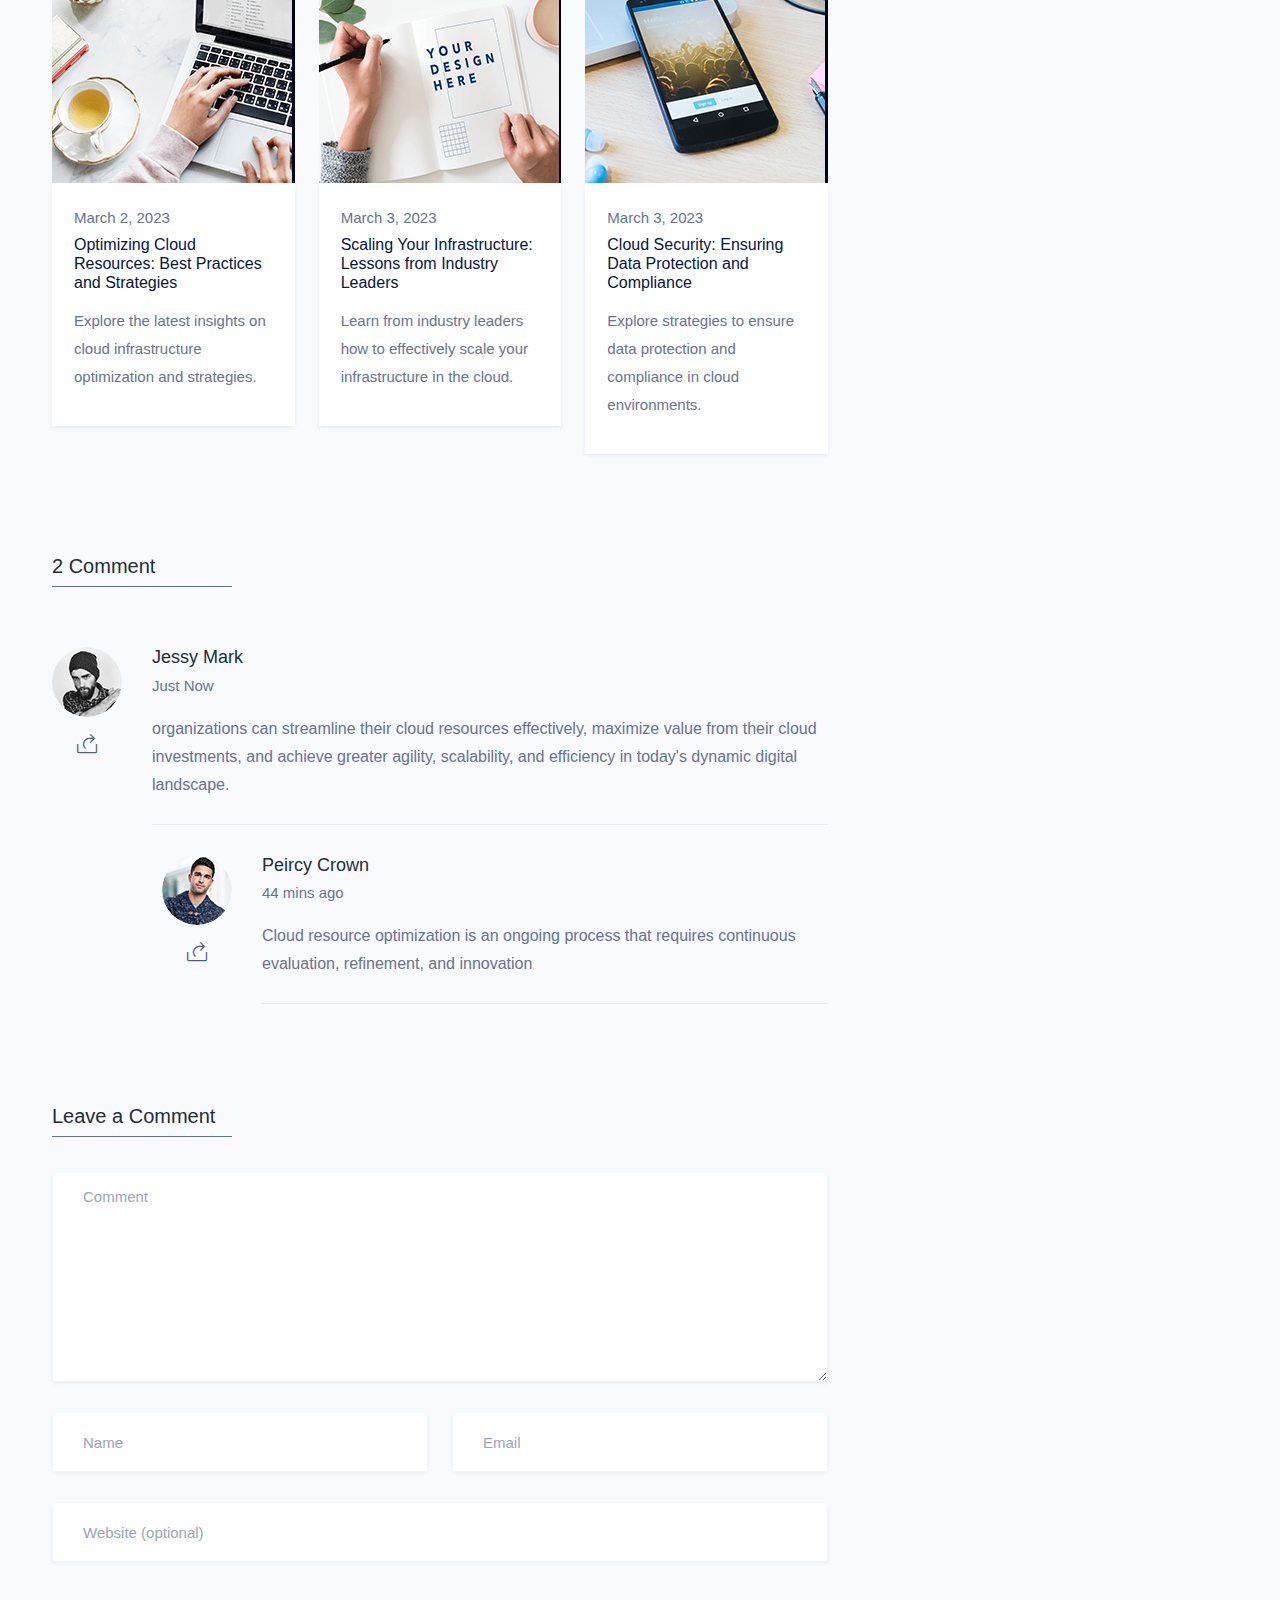
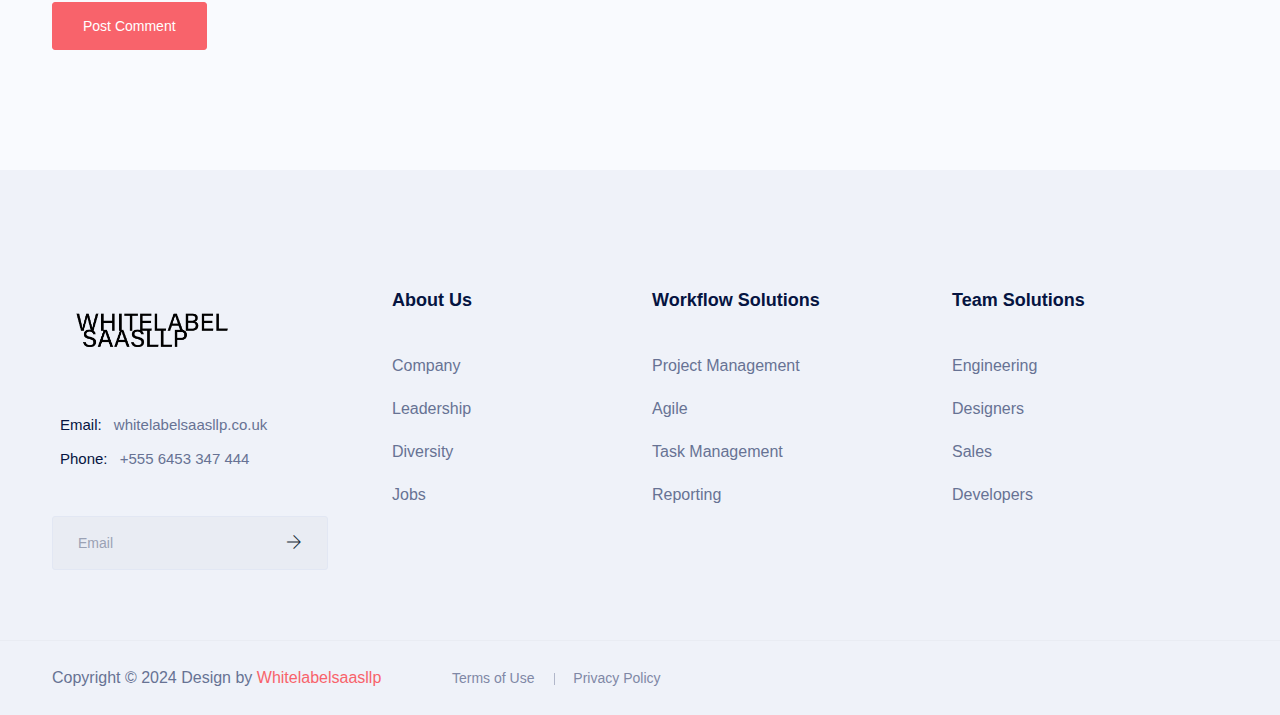
<file: blog-details-2.html>
<!DOCTYPE html>
<html lang="en">
  <head>
    <!-- Required meta tags -->
    <meta charset="utf-8" />
    <meta
      name="viewport"
      content="width=device-width, initial-scale=1, shrink-to-fit=no"
    />
    <link rel="shortcut icon" href="asset/favicon.png" type="image/x-icon" />
    <title>Whitelabelsaasllp || Cloud Infrastructure Development</title>
    <!-- Bootstrap CSS -->
    <link rel="stylesheet" href="css/bootstrap.min.css" />
    <link
      rel="stylesheet"
      href="vendors/bootstrap-selector/css/bootstrap-select.min.css"
    />
    <!--icon font css-->
    <link rel="stylesheet" href="vendors/themify-icon/themify-icons.css" />
    <link rel="stylesheet" href="vendors/flaticon/flaticon.css" />
    <link rel="stylesheet" href="vendors/animation/animate.css" />
    <link
      rel="stylesheet"
      href="vendors/owl-carousel/assets/owl.carousel.min.css"
    />
    <link rel="stylesheet" href="vendors/magnify-pop/magnific-popup.css" />
    <link rel="stylesheet" href="vendors/nice-select/nice-select.css" />
    <link rel="stylesheet" href="vendors/elagent/style.css" />
    <link
      rel="stylesheet"
      href="vendors/scroll/jquery.mCustomScrollbar.min.css"
    />
    <link rel="stylesheet" href="css/style.css" />
    <link rel="stylesheet" href="css/responsive.css" />
  </head>

  <body>
    <div id="preloader">
      <div id="ctn-preloader" class="ctn-preloader">
        <div class="animation-preloader">
          <div class="spinner"></div>
          <div class="txt-loading">
            <span data-text-preloader="W" class="letters-loading"> W </span>
            <span data-text-preloader="H" class="letters-loading"> H </span>
            <span data-text-preloader="I" class="letters-loading"> I </span>
            <span data-text-preloader="T" class="letters-loading"> T </span>
            <span data-text-preloader="E" class="letters-loading"> E </span>
            <span data-text-preloader="L" class="letters-loading"> L </span>
            <span data-text-preloader="A" class="letters-loading"> A </span>
            <span data-text-preloader="B" class="letters-loading"> B </span>
            <span data-text-preloader="E" class="letters-loading"> E </span>
            <span data-text-preloader="L" class="letters-loading"> L </span>
            <span data-text-preloader="S" class="letters-loading"> S </span>
            <span data-text-preloader="A" class="letters-loading"> A </span>
            <span data-text-preloader="A" class="letters-loading"> A </span>
            <span data-text-preloader="S" class="letters-loading"> S </span>
            <span data-text-preloader="L" class="letters-loading"> L </span>
            <span data-text-preloader="L" class="letters-loading"> L </span>
            <span data-text-preloader="P" class="letters-loading"> P </span>
          </div>
          <p class="text-center">Loading</p>
        </div>
        <div class="loader">
          <div class="row">
            <div class="col-3 loader-section section-left">
              <div class="bg"></div>
            </div>
            <div class="col-3 loader-section section-left">
              <div class="bg"></div>
            </div>
            <div class="col-3 loader-section section-right">
              <div class="bg"></div>
            </div>
            <div class="col-3 loader-section section-right">
              <div class="bg"></div>
            </div>
          </div>
        </div>
      </div>
    </div>
    <div class="body_wrapper">
      <header class="header_area">
        <nav class="navbar navbar-expand-lg menu_one menu_four">
          <div class="container">
            <a class="navbar-brand sticky_logo" href="#"
              ><img src="asset/logoW.png" alt="logo" width="200px" /><img
                src="asset/logoB.png"
                alt="logo"
                width="200px"
            /></a>
            <button
              class="navbar-toggler collapsed"
              type="button"
              data-bs-toggle="collapse"
              data-bs-target="#navbarSupportedContent"
              aria-controls="navbarSupportedContent"
              aria-expanded="false"
              aria-label="Toggle navigation"
            >
              <span class="menu_toggle">
                <span class="hamburger">
                  <span></span>
                  <span></span>
                  <span></span>
                </span>
                <span class="hamburger-cross">
                  <span></span>
                  <span></span>
                </span>
              </span>
            </button>

            <div
              class="collapse navbar-collapse justify-content-between"
              id="navbarSupportedContent"
            >
              <ul class="navbar-nav menu w_menu ms-auto me-auto">
                <li class="nav-item">
                  <a class="nav-link" href="index.html"> HOME </a>
                </li>
                <li class="nav-item">
                  <a title="about" class="nav-link" href="about.html"
                    >ABOUT US</a
                  >
                </li>
                <li class="nav-item">
                  <a class="nav-link" href="faq.html"> FAQs </a>
                </li>
                <li class="nav-item">
                  <a class="nav-link" href="contact.html"> CONTACT US </a>
                </li>
                <li class="nav-item active">
                  <a class="nav-link" href="blog.html"> ARTICLES </a>
                </li>
              </ul>
            </div>
          </div>
        </nav>
      </header>

      <section class="breadcrumb_area">
        <img
          class="breadcrumb_shap"
          src="img/breadcrumb/banner_bg.png"
          alt=""
        />
        <div class="container">
          <div class="breadcrumb_content text-center">
            <h1 class="f_p f_700 f_size_50 w_color l_height50 mb_20">
              Cloud Blog Insights
            </h1>
            <p class="f_400 w_color f_size_16 l_height26">
              Stay updated with the latest trends and insights in cloud
              infrastructure development.<br />
              Explore our articles and stay ahead in the cloud industry!
            </p>
          </div>
        </div>
      </section>

      <section class="blog_area sec_pad">
        <div class="container">
          <div class="row">
            <div class="col-lg-8 blog_sidebar_left">
              <div class="blog_single mb_50">
                <img
                  class="img-fluid"
                  src="img/blog-grid/blog_single.png"
                  alt=""
                />
                <div class="blog_content">
                  <div class="post_date">
                    <h2>6 <span>March</span></h2>
                  </div>
                  <div class="entry_post_info">
                    By: <a href="#">Admin</a>
                    <a href="#">2 Comments</a>
                    <a href="#">Whitelabelsaasllp</a>
                  </div>
                  <a href="#">
                    <h5 class="f_p f_size_20 f_500 t_color mb-30">
                      Optimizing Cloud Scalability: Insights from Leading
                      Experts
                    </h5>
                  </a>
                  <p class="f_400 mb-30">
                    Cloud scalability is a critical aspect of modern IT
                    infrastructure, enabling businesses to adapt to changing
                    demands, accommodate growth, and deliver seamless user
                    experiences. Achieving optimal scalability in the cloud
                    involves implementing strategic approaches and leveraging
                    cutting-edge technologies to efficiently expand or contract
                    computing resources based on workload fluctuations. Here are
                    some insights from leading experts on optimizing cloud
                    scalability:
                  </p>
                  <p class="f_400 mb_40">
                    <li>
                      Automated Scaling Policies: According to industry experts,
                      implementing automated scaling policies is essential for
                      optimizing cloud scalability. By defining rules and
                      thresholds for scaling actions based on performance
                      metrics such as CPU utilization, memory usage, and network
                      traffic, organizations can ensure timely and responsive
                      adjustments to resource allocation, minimizing downtime
                      and performance bottlenecks.
                    </li>
                    <li>
                      Elastic Architecture Design: Leading experts emphasize the
                      importance of designing elastic architectures that can
                      dynamically scale resources up or down in response to
                      changing demand. Adopting microservices-based
                      architectures, containerization, and serverless computing
                      enables organizations to build flexible and scalable
                      applications that can seamlessly scale with demand,
                      improving agility and resource utilization.
                    </li>
                    <li>
                      Horizontal and Vertical Scaling: Experts recommend
                      employing both horizontal and vertical scaling techniques
                      to optimize cloud scalability. Horizontal scaling, or
                      scaling out, involves adding more instances or nodes to
                      distribute the workload across multiple resources, while
                      vertical scaling, or scaling up, involves upgrading
                      existing instances with higher capacity to handle
                      increased demand. By combining these approaches,
                      organizations can achieve optimal scalability while
                      balancing cost and performance requirements.
                    </li>
                    <li>
                      Dynamic Resource Allocation: Dynamic resource allocation
                      is a key strategy for optimizing cloud scalability,
                      allowing organizations to allocate resources dynamically
                      based on workload demand. By leveraging auto-scaling
                      features offered by cloud providers, organizations can
                      automatically add or remove resources in real-time to
                      maintain optimal performance and cost-efficiency, ensuring
                      seamless scalability without manual intervention.
                    </li>
                    <li>
                      Fault Tolerance and High Availability: Ensuring fault
                      tolerance and high availability is crucial for scalable
                      cloud architectures. Leading experts stress the importance
                      of designing systems with built-in redundancy, fault
                      isolation, and failover mechanisms to mitigate the risk of
                      service disruptions and downtime. Implementing
                      multi-region deployments, load balancing, and data
                      replication strategies enhances resilience and ensures
                      continuous availability, even during peak loads or
                      infrastructure failures.
                    </li>
                    <li>
                      Performance Monitoring and Optimization: Monitoring and
                      optimizing performance is essential for maximizing cloud
                      scalability. Experts recommend implementing comprehensive
                      monitoring solutions to track key performance metrics,
                      identify bottlenecks, and optimize resource utilization.
                      Leveraging performance analytics, predictive modeling, and
                      machine learning algorithms enables organizations to
                      proactively optimize scalability, improve efficiency, and
                      enhance user experience.
                    </li>
                    <li>
                      Cost Optimization Strategies: Cost optimization is a
                      critical consideration in cloud scalability efforts.
                      Leading experts advise organizations to adopt cost
                      optimization strategies such as Reserved Instances, Spot
                      Instances, and Usage Monitoring to optimize cloud spending
                      while ensuring scalability. By continuously analyzing
                      usage patterns, identifying cost-saving opportunities, and
                      optimizing resource allocation, organizations can achieve
                      scalability without incurring unnecessary expenses.
                    </li>
                    <li>
                      Continuous Innovation and Experimentation: Finally,
                      experts emphasize the importance of continuous innovation
                      and experimentation in optimizing cloud scalability.
                      Embracing emerging technologies, exploring new deployment
                      models, and experimenting with novel approaches enables
                      organizations to stay ahead of the curve and drive
                      innovation in cloud scalability. By fostering a culture of
                      innovation and experimentation, organizations can
                      continuously evolve their cloud scalability strategies to
                      meet evolving business needs and technological
                      advancements.
                    </li>
                  </p>
                  <blockquote class="blockquote mb_40">
                    <h6 class="mb-0 f_size_18 l_height30 f_p f_400">
                      Streamlining cloud resources involves optimizing the
                      allocation, management, and utilization of cloud-based
                      infrastructure and services to enhance performance, reduce
                      costs, and improve overall operational efficiency.
                    </h6>
                  </blockquote>
                  <p class="f_400 mb-30">
                    In summary, optimizing cloud scalability requires a
                    strategic approach, leveraging best practices, and embracing
                    innovative technologies. By following insights from leading
                    experts and implementing scalable architectures, automated
                    scaling policies, dynamic resource allocation, and cost
                    optimization strategies, organizations can achieve optimal
                    scalability in the cloud and unlock new opportunities for
                    growth and innovation.
                  </p>
                  <div class="post_share">
                    <div class="post-nam">Share:</div>
                    <div class="flex">
                      <a href="#"><i class="ti-facebook"></i>Facebook</a>
                      <a href="#"><i class="ti-twitter"></i>Twitter</a>
                      <a href="#"><i class="ti-pinterest"></i>Pinterest</a>
                    </div>
                  </div>
                  <div class="post_tag d-flex">
                    <div class="post-nam">Tags:</div>
                    <a href="#">Cloud Development</a>
                    <a href="#">Whitelabelsaasllp</a>
                    <a href="#">Cloud Infrastructure</a>
                  </div>
                  <div class="media post_author mt_60">
                    <img
                      class="rounded-circle"
                      src="img/blog-grid/author_img.png"
                      alt=""
                    />
                    <div class="media-body">
                      <h5 class="f_p t_color3 f_size_18 f_500">
                        Blaze Crawford
                      </h5>
                      <h6 class="f_p f_size_15 f_400 mb_20">Editor</h6>
                      <p>
                        As a cloud infrastructure editor, you craft content that
                        simplifies complex technical concepts, making them
                        accessible to a wide audience. You stay updated on
                        industry trends and advancements in cloud computing,
                        translating them into practical insights and advice.
                        Your goal is to empower readers with the knowledge they
                        need to optimize their cloud environments and drive
                        innovation in their organizations.
                      </p>
                    </div>
                  </div>
                </div>
              </div>
              <div class="blog_post">
                <div class="widget_title">
                  <h3 class="f_p f_size_20 t_color3">Related Articles</h3>
                  <div class="border_bottom"></div>
                </div>
                <div class="row">
                  <div class="col-lg-4 col-sm-6">
                    <div class="blog_post_item">
                      <div class="blog_img">
                        <img src="img/blog-grid/post_img_1.png" alt="" />
                      </div>
                      <div class="blog_content">
                        <div class="entry_post_info">
                          <a href="#">March 2, 2023</a>
                        </div>
                        <a href="#">
                          <h5 class="f_p f_size_16 f_500 t_color">
                            Optimizing Cloud Resources: Best Practices and
                            Strategies
                          </h5>
                        </a>
                        <p class="f_400 mb-0">
                          Explore the latest insights on cloud infrastructure
                          optimization and strategies.
                        </p>
                      </div>
                    </div>
                  </div>
                  <div class="col-lg-4 col-sm-6">
                    <div class="blog_post_item">
                      <div class="blog_img">
                        <img src="img/blog-grid/post_img_2.png" alt="" />
                      </div>
                      <div class="blog_content">
                        <div class="entry_post_info">
                          <a href="#">March 3, 2023</a>
                        </div>
                        <a href="#">
                          <h5 class="f_p f_size_16 f_500 t_color">
                            Scaling Your Infrastructure: Lessons from Industry
                            Leaders
                          </h5>
                        </a>
                        <p class="f_400 mb-0">
                          Learn from industry leaders how to effectively scale
                          your infrastructure in the cloud.
                        </p>
                      </div>
                    </div>
                  </div>
                  <div class="col-lg-4 col-sm-6">
                    <div class="blog_post_item">
                      <div class="blog_img">
                        <img src="img/blog-grid/post_img_3.png" alt="" />
                      </div>
                      <div class="blog_content">
                        <div class="entry_post_info">
                          <a href="#">March 3, 2023</a>
                        </div>
                        <a href="#">
                          <h5 class="f_p f_size_16 f_500 t_color">
                            Cloud Security: Ensuring Data Protection and
                            Compliance
                          </h5>
                        </a>
                        <p class="f_400 mb-0">
                          Explore strategies to ensure data protection and
                          compliance in cloud environments.
                        </p>
                      </div>
                    </div>
                  </div>
                </div>
              </div>

              <div class="widget_title mt_100">
                <h3 class="f_p f_size_20 t_color3">2 Comment</h3>
                <div class="border_bottom"></div>
              </div>
              <ul class="comment-box list-unstyled mb-0">
                <li class="post_comment">
                  <div class="media post_author mt_60">
                    <div class="media-left">
                      <img
                        class="rounded-circle"
                        src="img/blog-grid/comment1.png"
                        alt=""
                      />
                      <a href="#" class="replay"><i class="ti-share"></i></a>
                    </div>
                    <div class="media-body">
                      <h5 class="f_p t_color3 f_size_18 f_500">Jessy Mark</h5>
                      <h6 class="f_p f_size_15 f_400 mb_20">Just Now</h6>
                      <p>
                        organizations can streamline their cloud resources
                        effectively, maximize value from their cloud
                        investments, and achieve greater agility, scalability,
                        and efficiency in today's dynamic digital landscape.
                      </p>
                    </div>
                  </div>
                  <ul class="reply-comment list-unstyled">
                    <li class="post-comment">
                      <div class="media post_author comment-content">
                        <div class="media-left">
                          <img
                            class="rounded-circle"
                            src="img/blog-grid/comment2.png"
                            alt=""
                          />
                          <a href="#" class="replay"
                            ><i class="ti-share"></i
                          ></a>
                        </div>
                        <div class="media-body">
                          <h5 class="f_p t_color3 f_size_18 f_500">
                            Peircy Crown
                          </h5>
                          <h6 class="f_p f_size_15 f_400 mb_20">44 mins ago</h6>
                          <p>
                            Cloud resource optimization is an ongoing process
                            that requires continuous evaluation, refinement, and
                            innovation
                          </p>
                        </div>
                      </div>
                    </li>
                  </ul>
                </li>
              </ul>
              <div class="widget_title mt_100">
                <h3 class="f_p f_size_20 t_color3">Leave a Comment</h3>
                <div class="border_bottom"></div>
              </div>
              <form class="get_quote_form row" action="#" method="post">
                <div class="col-md-12 form-group">
                  <textarea
                    class="form-control message"
                    placeholder="Comment"
                  ></textarea>
                </div>
                <div class="col-md-6 form-group">
                  <input
                    type="text"
                    class="form-control"
                    id="name"
                    placeholder="Name"
                  />
                </div>
                <div class="col-md-6 form-group">
                  <input
                    type="email"
                    class="form-control"
                    id="email"
                    placeholder="Email"
                  />
                </div>
                <div class="col-md-12 form-group">
                  <input
                    type="text"
                    class="form-control"
                    id="website"
                    placeholder="Website (optional)"
                  />
                </div>
                <div class="col-md-12">
                  <button
                    class="btn btn_three btn_hover f_size_15 f_500"
                    type="submit"
                  >
                    Post Comment
                  </button>
                </div>
              </form>
            </div>
            <div class="col-lg-4">
              <div class="blog-sidebar">
                <div class="widget sidebar_widget widget_search">
                  <form action="#" class="search-form input-group">
                    <input
                      type="search"
                      class="form-control widget_input"
                      placeholder="Search"
                    />
                    <button type="submit"><i class="ti-search"></i></button>
                  </form>
                </div>
                <div class="widget sidebar_widget widget_recent_post mt_60">
                  <div class="widget_title">
                    <h3 class="f_p f_size_20 t_color3">Latest Articles</h3>
                    <div class="border_bottom"></div>
                  </div>
                  <div class="media post_item">
                    <img src="img/blog-grid/post_1.jpg" alt="" />
                    <div class="media-body">
                      <a href="#">
                        <h3 class="f_size_16 f_p f_400">
                          Optimizing Cloud Infrastructure: Key Strategies and
                          Best Practices
                        </h3>
                      </a>
                      <div class="entry_post_info">
                        By: <a href="#">Admin</a>
                        <a href="#">March 3, 2023</a>
                      </div>
                    </div>
                  </div>
                  <div class="media post_item">
                    <img src="img/blog-grid/post_2.jpg" alt="" />
                    <div class="media-body">
                      <a href="#">
                        <h3 class="f_size_16 f_p f_400">
                          Cloud Migration: Challenges and Solutions
                        </h3>
                      </a>
                      <div class="entry_post_info">
                        By: <a href="#">Admin</a>
                        <a href="#">March 3, 2023</a>
                      </div>
                    </div>
                  </div>
                  <div class="media post_item">
                    <img src="img/blog-grid/post_3.jpg" alt="" />
                    <div class="media-body">
                      <a href="#">
                        <h3 class="f_size_16 f_p f_400">
                          Implementing Multi-Cloud Strategy for Business Growth
                        </h3>
                      </a>
                      <div class="entry_post_info">
                        By: <a href="#">Admin</a>
                        <a href="#">March 3, 2023</a>
                      </div>
                    </div>
                  </div>
                  <div class="media post_item">
                    <img src="img/blog-grid/post_4.jpg" alt="" />
                    <div class="media-body">
                      <a href="#">
                        <h3 class="f_size_16 f_p f_400">
                          Securing Cloud Environments: Best Practices for Data
                          Protection
                        </h3>
                      </a>
                      <div class="entry_post_info">
                        By: <a href="#">Admin</a>
                        <a href="#">March 3, 2023</a>
                      </div>
                    </div>
                  </div>
                </div>
                <div class="widget sidebar_widget widget_categorie mt_60">
                  <div class="widget_title">
                    <h3 class="f_p f_size_20 t_color3">Topics</h3>
                    <div class="border_bottom"></div>
                  </div>
                  <ul class="list-unstyled">
                    <li>
                      <a href="#"><span>Cloud Computing</span><em>(54)</em></a>
                    </li>
                    <li>
                      <a href="#"
                        ><span>Infrastructure as Code</span><em>(83)</em></a
                      >
                    </li>
                    <li>
                      <a href="#"
                        ><span>Serverless Computing</span><em>(96)</em></a
                      >
                    </li>
                    <li>
                      <a href="#"><span>DevOps</span><em>(38)</em></a>
                    </li>
                    <li>
                      <a href="#"><span>Cloud Security</span><em>(44)</em></a>
                    </li>
                    <li>
                      <a href="#"><span>Containers</span><em>(44)</em></a>
                    </li>
                    <li>
                      <a href="#"><span>Big Data</span><em>(44)</em></a>
                    </li>
                    <li>
                      <a href="#"><span>Networking</span><em>(44)</em></a>
                    </li>
                  </ul>
                </div>

                <div class="widget sidebar_widget widget_tag_cloud mt_60">
                  <div class="widget_title">
                    <h3 class="f_p f_size_20 t_color3">Topics</h3>
                    <div class="border_bottom"></div>
                  </div>
                  <div class="post-tags">
                    <a href="#">Cloud Computing</a>
                    <a href="#">Infrastructure as Code</a>
                    <a href="#">Serverless Computing</a>
                    <a href="#">Networking</a>
                    <a href="#">Cybersecurity</a>
                    <a href="#">DevOps</a>
                    <a href="#">Big Data</a>
                    <a href="#">Machine Learning</a>
                  </div>
                </div>
              </div>
            </div>
          </div>
        </div>
      </section>

      <footer class="footer_area footer_area_four f_bg">
        <div class="footer_top">
          <div class="container">
            <div class="row">
              <div class="col-lg-3 col-md-6">
                <div class="f_widget company_widget">
                  <a href="index.html" class="f-logo"
                    ><img src="asset/logoB.png" alt="logo" width="200px"
                  /></a>
                  <div class="widget-wrap">
                    <p class="f_400 f_p f_size_15 mb-0 l_height34">
                      <span>Email:</span>
                      <a href="mailto:whitelabelsaasllp.co.uk" class="f_400"
                        >whitelabelsaasllp.co.uk</a
                      >
                    </p>
                    <p class="f_400 f_p f_size_15 mb-0 l_height34">
                      <span>Phone:</span>
                      <a href="tel:+555 6453 347 444" class="f_400"
                        >+555 6453 347 444</a
                      >
                    </p>
                  </div>
                  <form
                    action="mailto:whitelabelsaasllp.co.uk"
                    class="f_subscribe mailchimp"
                    method="post"
                  >
                    <input
                      type="text"
                      name="EMAIL"
                      class="form-control memail"
                      placeholder="Email"
                    />
                    <button class="btn btn-submit" type="submit">
                      <i class="ti-arrow-right"></i>
                    </button>
                    <p class="mchimp-errmessage" style="display: none"></p>
                    <p class="mchimp-sucmessage" style="display: none"></p>
                  </form>
                </div>
              </div>
              <div class="col-lg-3 col-md-6">
                <div class="f_widget about-widget pl_40">
                  <h3 class="f-title f_600 t_color f_size_18 mb_40">
                    About Us
                  </h3>
                  <ul class="list-unstyled f_list">
                    <li><a href="#">Company</a></li>
                    <li><a href="#">Leadership</a></li>
                    <li><a href="#">Diversity</a></li>
                    <li><a href="#">Jobs</a></li>
                  </ul>
                </div>
              </div>
              <div class="col-lg-3 col-md-6">
                <div class="f_widget about-widget">
                  <h3 class="f-title f_600 t_color f_size_18 mb_40">
                    Workflow Solutions
                  </h3>
                  <ul class="list-unstyled f_list">
                    <li><a href="#">Project Management</a></li>
                    <li><a href="#">Agile</a></li>
                    <li><a href="#">Task Management</a></li>
                    <li><a href="#">Reporting</a></li>
                  </ul>
                </div>
              </div>
              <div class="col-lg-3 col-md-6">
                <div class="f_widget about-widget">
                  <h3 class="f-title f_600 t_color f_size_18 mb_40">
                    Team Solutions
                  </h3>
                  <ul class="list-unstyled f_list">
                    <li><a href="#">Engineering</a></li>
                    <li><a href="#">Designers</a></li>
                    <li><a href="#">Sales</a></li>
                    <li><a href="#">Developers</a></li>
                  </ul>
                </div>
              </div>
            </div>
          </div>
        </div>
        <div class="footer_bottom">
          <div class="container">
            <div class="row align-items-center">
              <div class="col-lg-4 col-md-5 col-sm-6">
                <p class="mb-0 f_400">
                  Copyright © 2024 Design by <a href="#">Whitelabelsaasllp</a>
                </p>
              </div>
              <div class="col-lg-4 col-md-4 col-sm-12">
                <ul class="list-unstyled f_menu text-right">
                  <li><a href="#">Terms of Use</a></li>
                  <li><a href="#">Privacy Policy</a></li>
                </ul>
              </div>
            </div>
          </div>
        </div>
      </footer>
    </div>
    <!-- Optional JavaScript -->
    <!-- jQuery first, then Popper.js, then Bootstrap JS -->
    <script src="js/jquery-3.6.0.min.js"></script>
    <script src="js/popper.min.js"></script>
    <script src="js/bootstrap.min.js"></script>
    <script src="vendors/wow/wow.min.js"></script>
    <script src="vendors/sckroller/jquery.parallax-scroll.js"></script>
    <script src="vendors/owl-carousel/owl.carousel.min.js"></script>
    <script src="vendors/imagesloaded/imagesloaded.pkgd.min.js"></script>
    <script src="vendors/isotope/isotope-min.js"></script>
    <script src="vendors/magnify-pop/jquery.magnific-popup.min.js"></script>
    <script src="vendors/nice-select/jquery.nice-select.min.js"></script>
    <script src="vendors/scroll/jquery.mCustomScrollbar.concat.min.js"></script>
    <script src="js/plugins.js"></script>
    <script src="vendors/slick/slick.js"></script>
    <script src="js/main.js"></script>
  </body>

  <!-- Mirrored from html.droitlab.com/saasland/blog-single.html by HTTrack Website Copier/3.x [XR&CO'2014], Wed, 13 Mar 2024 10:16:49 GMT -->
</html>
</file>
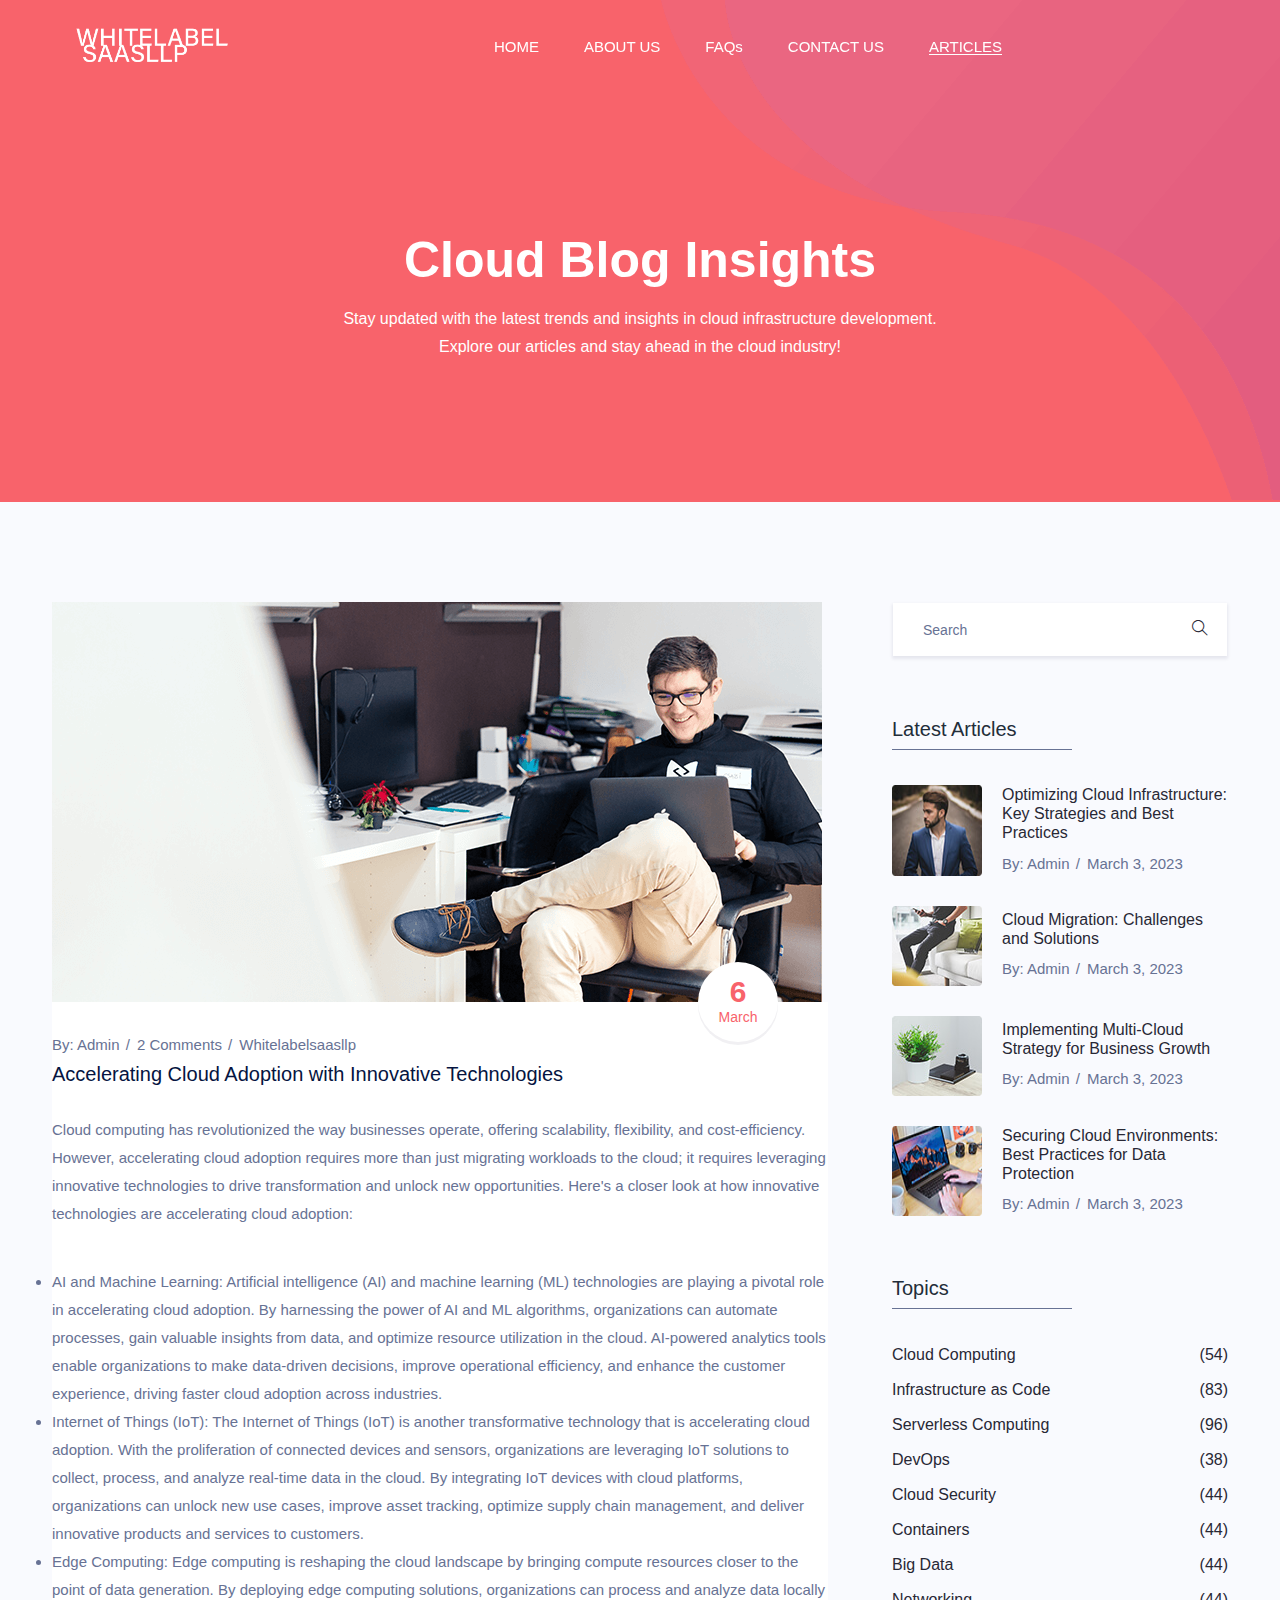
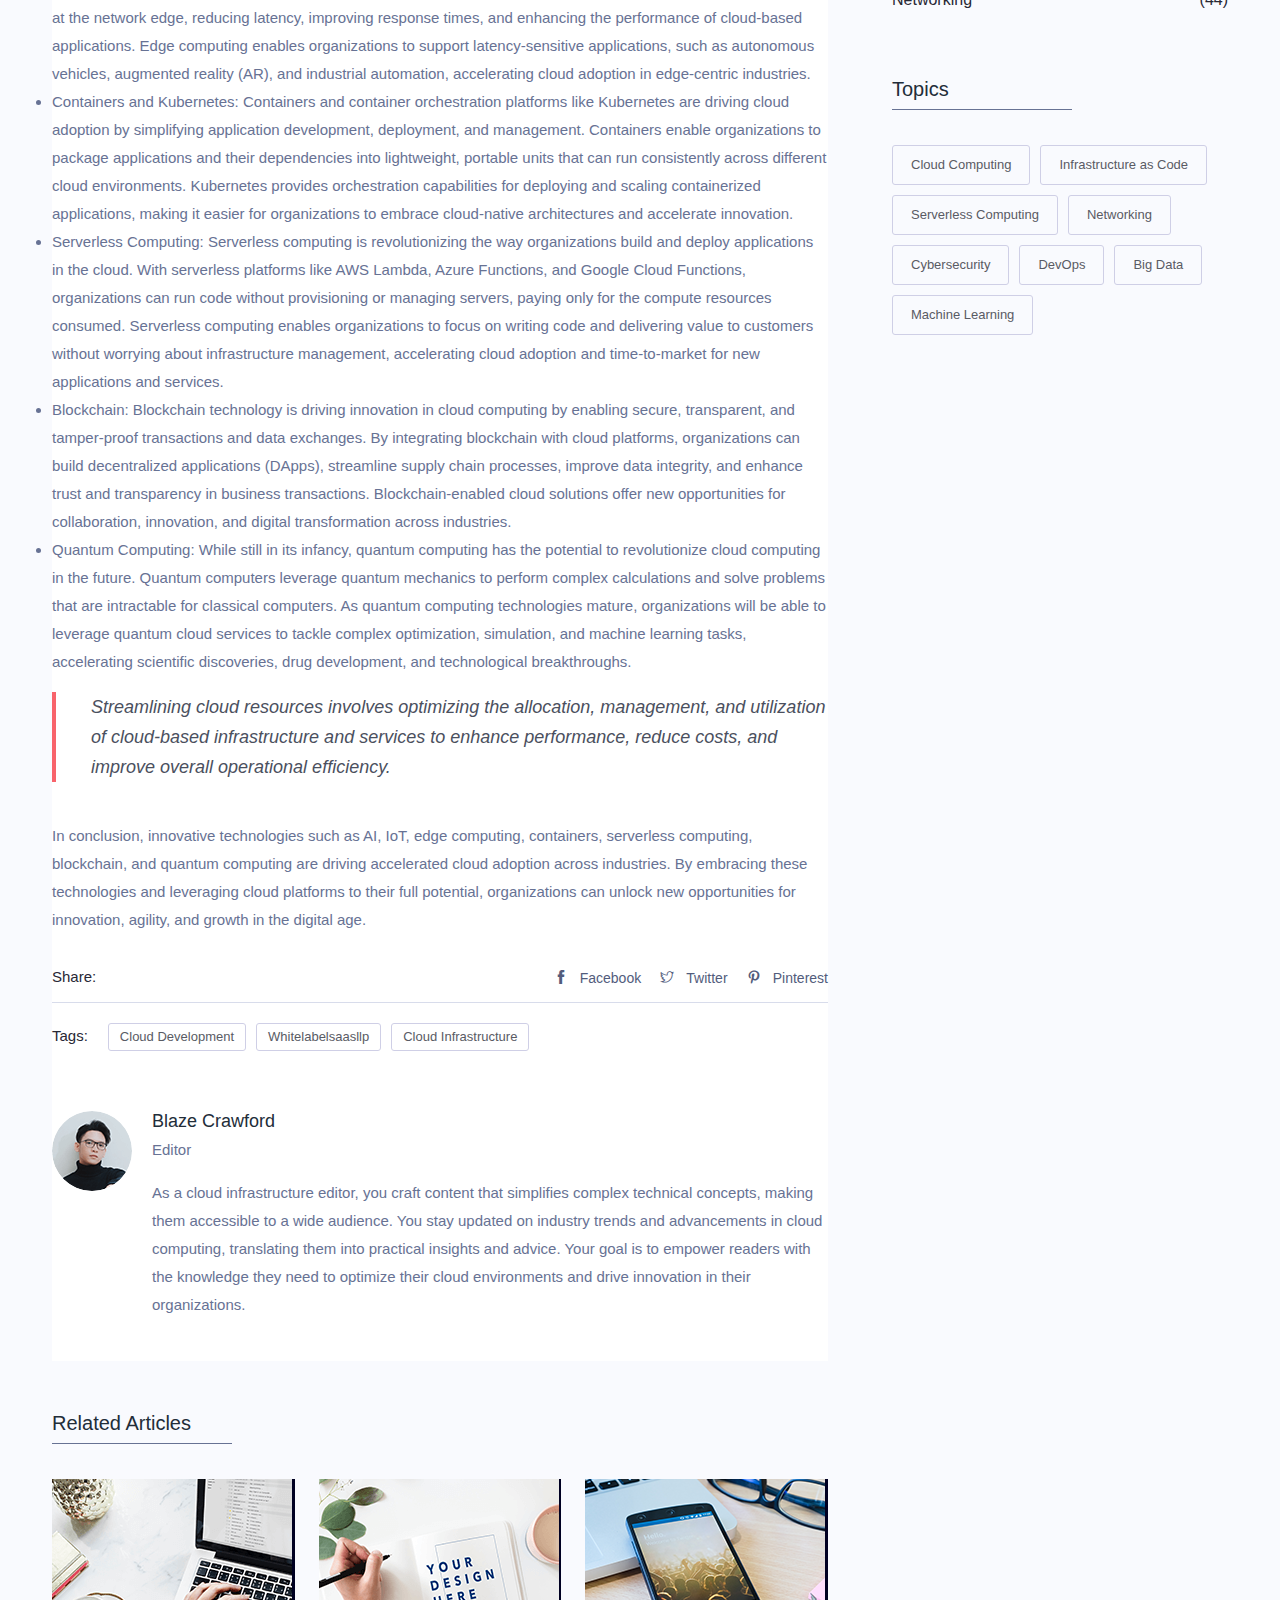
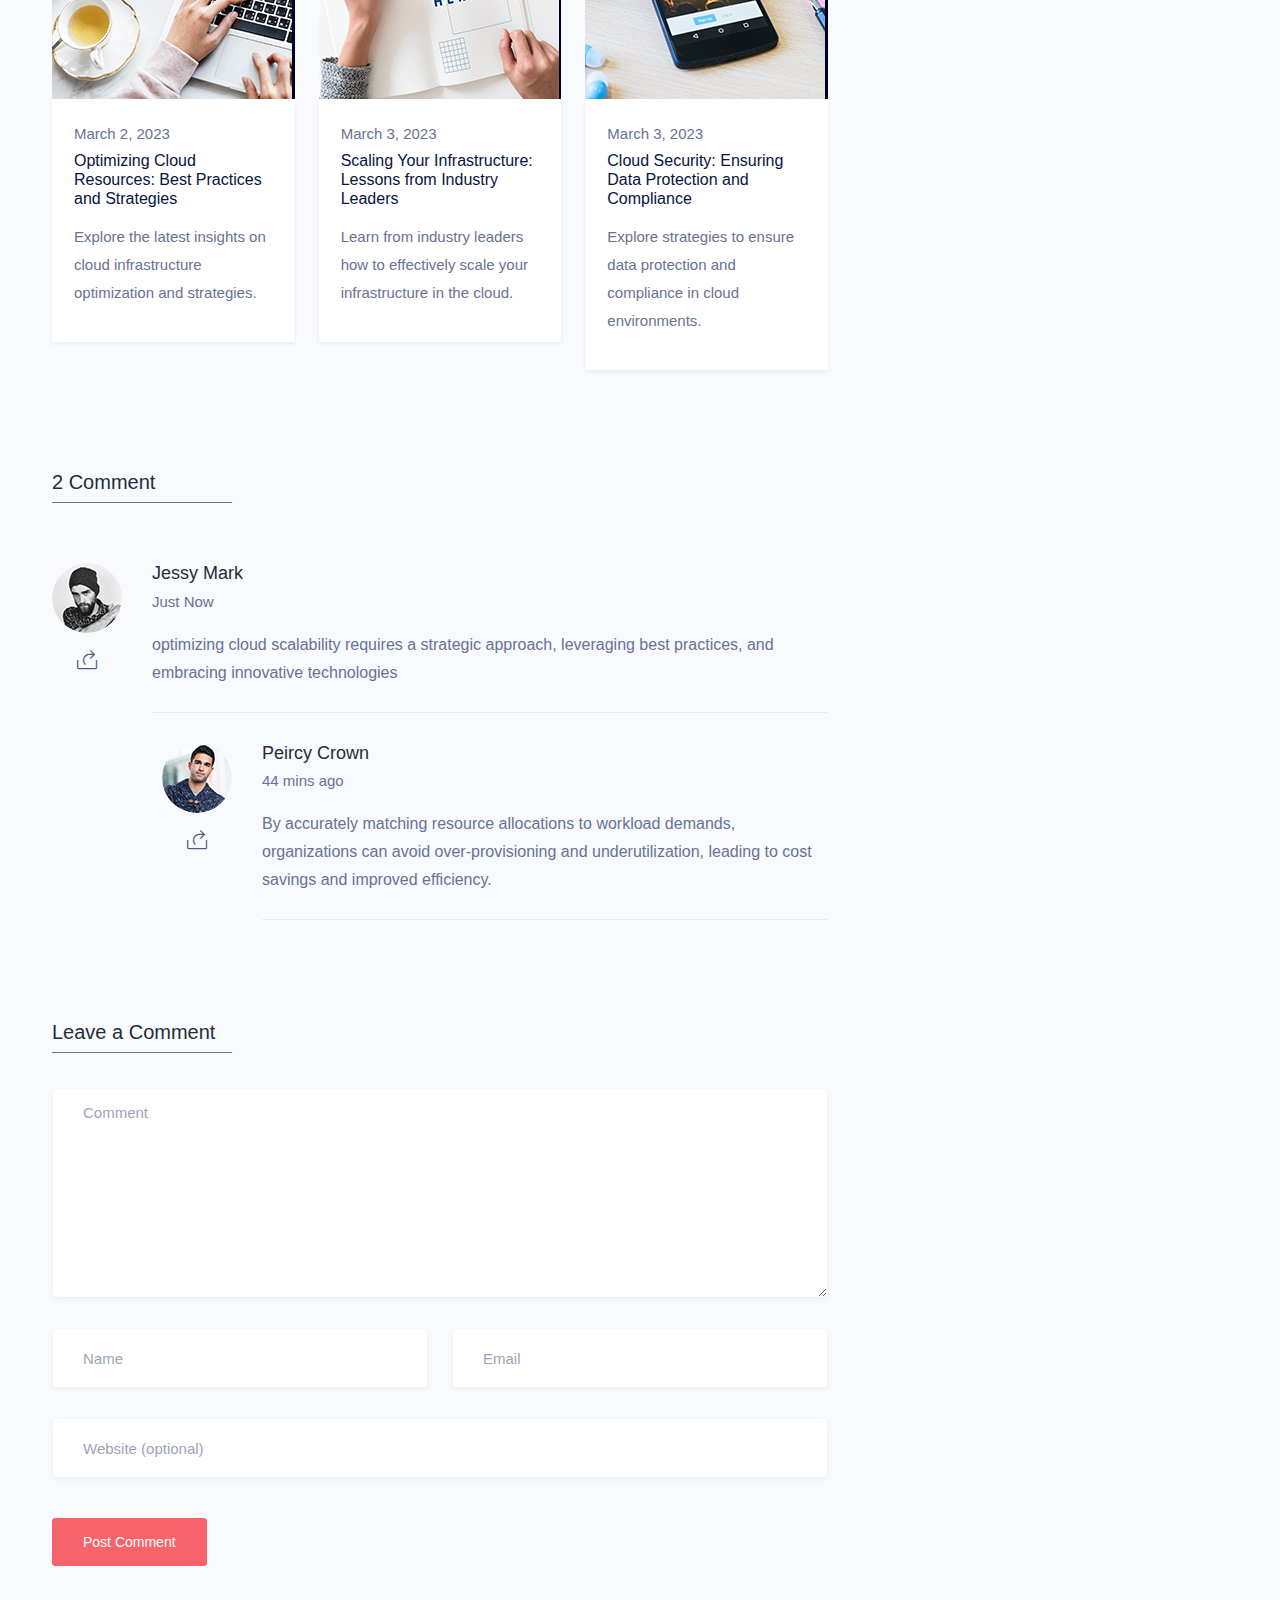
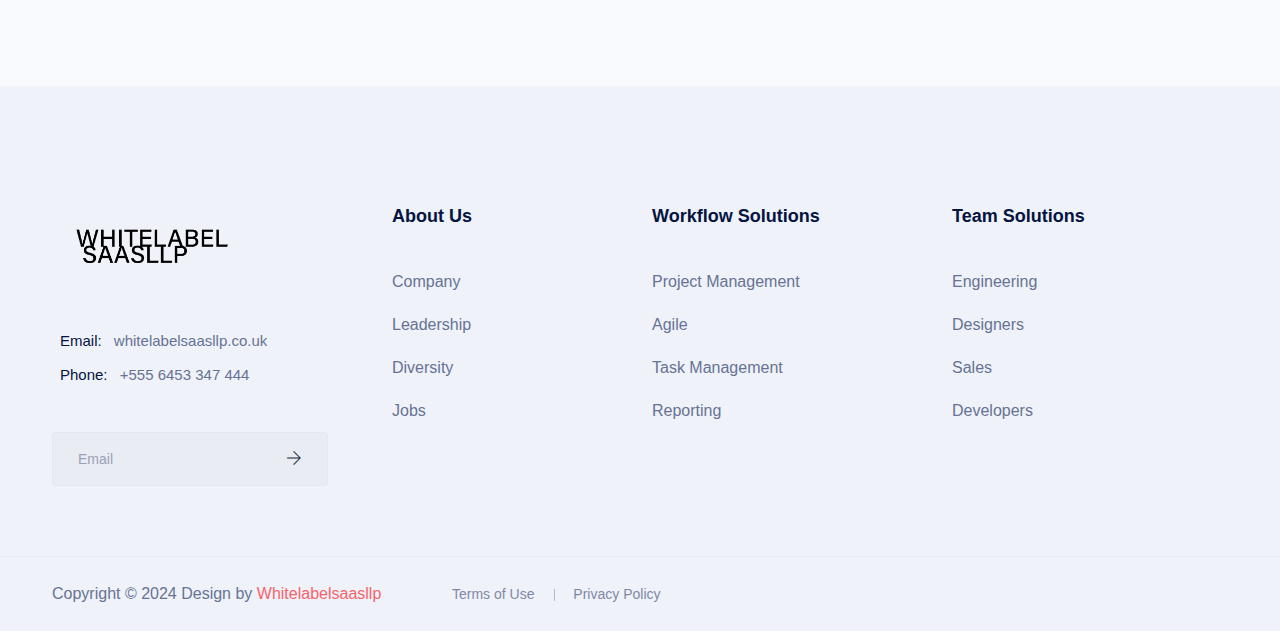
<file: blog-details-3.html>
<!DOCTYPE html>
<html lang="en">
  <head>
    <!-- Required meta tags -->
    <meta charset="utf-8" />
    <meta
      name="viewport"
      content="width=device-width, initial-scale=1, shrink-to-fit=no"
    />
    <link rel="shortcut icon" href="asset/favicon.png" type="image/x-icon" />
    <title>Whitelabelsaasllp || Cloud Infrastructure Development</title>
    <!-- Bootstrap CSS -->
    <link rel="stylesheet" href="css/bootstrap.min.css" />
    <link
      rel="stylesheet"
      href="vendors/bootstrap-selector/css/bootstrap-select.min.css"
    />
    <!--icon font css-->
    <link rel="stylesheet" href="vendors/themify-icon/themify-icons.css" />
    <link rel="stylesheet" href="vendors/flaticon/flaticon.css" />
    <link rel="stylesheet" href="vendors/animation/animate.css" />
    <link
      rel="stylesheet"
      href="vendors/owl-carousel/assets/owl.carousel.min.css"
    />
    <link rel="stylesheet" href="vendors/magnify-pop/magnific-popup.css" />
    <link rel="stylesheet" href="vendors/nice-select/nice-select.css" />
    <link rel="stylesheet" href="vendors/elagent/style.css" />
    <link
      rel="stylesheet"
      href="vendors/scroll/jquery.mCustomScrollbar.min.css"
    />
    <link rel="stylesheet" href="css/style.css" />
    <link rel="stylesheet" href="css/responsive.css" />
  </head>

  <body>
    <div id="preloader">
      <div id="ctn-preloader" class="ctn-preloader">
        <div class="animation-preloader">
          <div class="spinner"></div>
          <div class="txt-loading">
            <span data-text-preloader="W" class="letters-loading"> W </span>
            <span data-text-preloader="H" class="letters-loading"> H </span>
            <span data-text-preloader="I" class="letters-loading"> I </span>
            <span data-text-preloader="T" class="letters-loading"> T </span>
            <span data-text-preloader="E" class="letters-loading"> E </span>
            <span data-text-preloader="L" class="letters-loading"> L </span>
            <span data-text-preloader="A" class="letters-loading"> A </span>
            <span data-text-preloader="B" class="letters-loading"> B </span>
            <span data-text-preloader="E" class="letters-loading"> E </span>
            <span data-text-preloader="L" class="letters-loading"> L </span>
            <span data-text-preloader="S" class="letters-loading"> S </span>
            <span data-text-preloader="A" class="letters-loading"> A </span>
            <span data-text-preloader="A" class="letters-loading"> A </span>
            <span data-text-preloader="S" class="letters-loading"> S </span>
            <span data-text-preloader="L" class="letters-loading"> L </span>
            <span data-text-preloader="L" class="letters-loading"> L </span>
            <span data-text-preloader="P" class="letters-loading"> P </span>
          </div>
          <p class="text-center">Loading</p>
        </div>
        <div class="loader">
          <div class="row">
            <div class="col-3 loader-section section-left">
              <div class="bg"></div>
            </div>
            <div class="col-3 loader-section section-left">
              <div class="bg"></div>
            </div>
            <div class="col-3 loader-section section-right">
              <div class="bg"></div>
            </div>
            <div class="col-3 loader-section section-right">
              <div class="bg"></div>
            </div>
          </div>
        </div>
      </div>
    </div>
    <div class="body_wrapper">
      <header class="header_area">
        <nav class="navbar navbar-expand-lg menu_one menu_four">
          <div class="container">
            <a class="navbar-brand sticky_logo" href="#"
              ><img src="asset/logoW.png" alt="logo" width="200px" /><img
                src="asset/logoB.png"
                alt="logo"
                width="200px"
            /></a>
            <button
              class="navbar-toggler collapsed"
              type="button"
              data-bs-toggle="collapse"
              data-bs-target="#navbarSupportedContent"
              aria-controls="navbarSupportedContent"
              aria-expanded="false"
              aria-label="Toggle navigation"
            >
              <span class="menu_toggle">
                <span class="hamburger">
                  <span></span>
                  <span></span>
                  <span></span>
                </span>
                <span class="hamburger-cross">
                  <span></span>
                  <span></span>
                </span>
              </span>
            </button>

            <div
              class="collapse navbar-collapse justify-content-between"
              id="navbarSupportedContent"
            >
              <ul class="navbar-nav menu w_menu ms-auto me-auto">
                <li class="nav-item">
                  <a class="nav-link" href="index.html"> HOME </a>
                </li>
                <li class="nav-item">
                  <a title="about" class="nav-link" href="about.html"
                    >ABOUT US</a
                  >
                </li>
                <li class="nav-item">
                  <a class="nav-link" href="faq.html"> FAQs </a>
                </li>
                <li class="nav-item">
                  <a class="nav-link" href="contact.html"> CONTACT US </a>
                </li>
                <li class="nav-item active">
                  <a class="nav-link" href="blog.html"> ARTICLES </a>
                </li>
              </ul>
            </div>
          </div>
        </nav>
      </header>

      <section class="breadcrumb_area">
        <img
          class="breadcrumb_shap"
          src="img/breadcrumb/banner_bg.png"
          alt=""
        />
        <div class="container">
          <div class="breadcrumb_content text-center">
            <h1 class="f_p f_700 f_size_50 w_color l_height50 mb_20">
              Cloud Blog Insights
            </h1>
            <p class="f_400 w_color f_size_16 l_height26">
              Stay updated with the latest trends and insights in cloud
              infrastructure development.<br />
              Explore our articles and stay ahead in the cloud industry!
            </p>
          </div>
        </div>
      </section>

      <section class="blog_area sec_pad">
        <div class="container">
          <div class="row">
            <div class="col-lg-8 blog_sidebar_left">
              <div class="blog_single mb_50">
                <img
                  class="img-fluid"
                  src="img/blog-grid/blog_single.png"
                  alt=""
                />
                <div class="blog_content">
                  <div class="post_date">
                    <h2>6 <span>March</span></h2>
                  </div>
                  <div class="entry_post_info">
                    By: <a href="#">Admin</a>
                    <a href="#">2 Comments</a>
                    <a href="#">Whitelabelsaasllp</a>
                  </div>
                  <a href="#">
                    <h5 class="f_p f_size_20 f_500 t_color mb-30">
                      Accelerating Cloud Adoption with Innovative Technologies
                    </h5>
                  </a>
                  <p class="f_400 mb-30">
                    Cloud computing has revolutionized the way businesses
                    operate, offering scalability, flexibility, and
                    cost-efficiency. However, accelerating cloud adoption
                    requires more than just migrating workloads to the cloud; it
                    requires leveraging innovative technologies to drive
                    transformation and unlock new opportunities. Here's a closer
                    look at how innovative technologies are accelerating cloud
                    adoption:
                  </p>
                  <p class="f_400 mb_40">
                    <li>
                      AI and Machine Learning: Artificial intelligence (AI) and
                      machine learning (ML) technologies are playing a pivotal
                      role in accelerating cloud adoption. By harnessing the
                      power of AI and ML algorithms, organizations can automate
                      processes, gain valuable insights from data, and optimize
                      resource utilization in the cloud. AI-powered analytics
                      tools enable organizations to make data-driven decisions,
                      improve operational efficiency, and enhance the customer
                      experience, driving faster cloud adoption across
                      industries.
                    </li>
                    <li>
                      Internet of Things (IoT): The Internet of Things (IoT) is
                      another transformative technology that is accelerating
                      cloud adoption. With the proliferation of connected
                      devices and sensors, organizations are leveraging IoT
                      solutions to collect, process, and analyze real-time data
                      in the cloud. By integrating IoT devices with cloud
                      platforms, organizations can unlock new use cases, improve
                      asset tracking, optimize supply chain management, and
                      deliver innovative products and services to customers.
                    </li>
                    <li>
                      Edge Computing: Edge computing is reshaping the cloud
                      landscape by bringing compute resources closer to the
                      point of data generation. By deploying edge computing
                      solutions, organizations can process and analyze data
                      locally at the network edge, reducing latency, improving
                      response times, and enhancing the performance of
                      cloud-based applications. Edge computing enables
                      organizations to support latency-sensitive applications,
                      such as autonomous vehicles, augmented reality (AR), and
                      industrial automation, accelerating cloud adoption in
                      edge-centric industries.
                    </li>
                    <li>
                      Containers and Kubernetes: Containers and container
                      orchestration platforms like Kubernetes are driving cloud
                      adoption by simplifying application development,
                      deployment, and management. Containers enable
                      organizations to package applications and their
                      dependencies into lightweight, portable units that can run
                      consistently across different cloud environments.
                      Kubernetes provides orchestration capabilities for
                      deploying and scaling containerized applications, making
                      it easier for organizations to embrace cloud-native
                      architectures and accelerate innovation.
                    </li>
                    <li>
                      Serverless Computing: Serverless computing is
                      revolutionizing the way organizations build and deploy
                      applications in the cloud. With serverless platforms like
                      AWS Lambda, Azure Functions, and Google Cloud Functions,
                      organizations can run code without provisioning or
                      managing servers, paying only for the compute resources
                      consumed. Serverless computing enables organizations to
                      focus on writing code and delivering value to customers
                      without worrying about infrastructure management,
                      accelerating cloud adoption and time-to-market for new
                      applications and services.
                    </li>
                    <li>
                      Blockchain: Blockchain technology is driving innovation in
                      cloud computing by enabling secure, transparent, and
                      tamper-proof transactions and data exchanges. By
                      integrating blockchain with cloud platforms, organizations
                      can build decentralized applications (DApps), streamline
                      supply chain processes, improve data integrity, and
                      enhance trust and transparency in business transactions.
                      Blockchain-enabled cloud solutions offer new opportunities
                      for collaboration, innovation, and digital transformation
                      across industries.
                    </li>
                    <li>
                      Quantum Computing: While still in its infancy, quantum
                      computing has the potential to revolutionize cloud
                      computing in the future. Quantum computers leverage
                      quantum mechanics to perform complex calculations and
                      solve problems that are intractable for classical
                      computers. As quantum computing technologies mature,
                      organizations will be able to leverage quantum cloud
                      services to tackle complex optimization, simulation, and
                      machine learning tasks, accelerating scientific
                      discoveries, drug development, and technological
                      breakthroughs.
                    </li>
                  </p>
                  <blockquote class="blockquote mb_40">
                    <h6 class="mb-0 f_size_18 l_height30 f_p f_400">
                      Streamlining cloud resources involves optimizing the
                      allocation, management, and utilization of cloud-based
                      infrastructure and services to enhance performance, reduce
                      costs, and improve overall operational efficiency.
                    </h6>
                  </blockquote>
                  <p class="f_400 mb-30">
                    In conclusion, innovative technologies such as AI, IoT, edge
                    computing, containers, serverless computing, blockchain, and
                    quantum computing are driving accelerated cloud adoption
                    across industries. By embracing these technologies and
                    leveraging cloud platforms to their full potential,
                    organizations can unlock new opportunities for innovation,
                    agility, and growth in the digital age.
                  </p>
                  <div class="post_share">
                    <div class="post-nam">Share:</div>
                    <div class="flex">
                      <a href="#"><i class="ti-facebook"></i>Facebook</a>
                      <a href="#"><i class="ti-twitter"></i>Twitter</a>
                      <a href="#"><i class="ti-pinterest"></i>Pinterest</a>
                    </div>
                  </div>
                  <div class="post_tag d-flex">
                    <div class="post-nam">Tags:</div>
                    <a href="#">Cloud Development</a>
                    <a href="#">Whitelabelsaasllp</a>
                    <a href="#">Cloud Infrastructure</a>
                  </div>
                  <div class="media post_author mt_60">
                    <img
                      class="rounded-circle"
                      src="img/blog-grid/author_img.png"
                      alt=""
                    />
                    <div class="media-body">
                      <h5 class="f_p t_color3 f_size_18 f_500">
                        Blaze Crawford
                      </h5>
                      <h6 class="f_p f_size_15 f_400 mb_20">Editor</h6>
                      <p>
                        As a cloud infrastructure editor, you craft content that
                        simplifies complex technical concepts, making them
                        accessible to a wide audience. You stay updated on
                        industry trends and advancements in cloud computing,
                        translating them into practical insights and advice.
                        Your goal is to empower readers with the knowledge they
                        need to optimize their cloud environments and drive
                        innovation in their organizations.
                      </p>
                    </div>
                  </div>
                </div>
              </div>
              <div class="blog_post">
                <div class="widget_title">
                  <h3 class="f_p f_size_20 t_color3">Related Articles</h3>
                  <div class="border_bottom"></div>
                </div>
                <div class="row">
                  <div class="col-lg-4 col-sm-6">
                    <div class="blog_post_item">
                      <div class="blog_img">
                        <img src="img/blog-grid/post_img_1.png" alt="" />
                      </div>
                      <div class="blog_content">
                        <div class="entry_post_info">
                          <a href="#">March 2, 2023</a>
                        </div>
                        <a href="#">
                          <h5 class="f_p f_size_16 f_500 t_color">
                            Optimizing Cloud Resources: Best Practices and
                            Strategies
                          </h5>
                        </a>
                        <p class="f_400 mb-0">
                          Explore the latest insights on cloud infrastructure
                          optimization and strategies.
                        </p>
                      </div>
                    </div>
                  </div>
                  <div class="col-lg-4 col-sm-6">
                    <div class="blog_post_item">
                      <div class="blog_img">
                        <img src="img/blog-grid/post_img_2.png" alt="" />
                      </div>
                      <div class="blog_content">
                        <div class="entry_post_info">
                          <a href="#">March 3, 2023</a>
                        </div>
                        <a href="#">
                          <h5 class="f_p f_size_16 f_500 t_color">
                            Scaling Your Infrastructure: Lessons from Industry
                            Leaders
                          </h5>
                        </a>
                        <p class="f_400 mb-0">
                          Learn from industry leaders how to effectively scale
                          your infrastructure in the cloud.
                        </p>
                      </div>
                    </div>
                  </div>
                  <div class="col-lg-4 col-sm-6">
                    <div class="blog_post_item">
                      <div class="blog_img">
                        <img src="img/blog-grid/post_img_3.png" alt="" />
                      </div>
                      <div class="blog_content">
                        <div class="entry_post_info">
                          <a href="#">March 3, 2023</a>
                        </div>
                        <a href="#">
                          <h5 class="f_p f_size_16 f_500 t_color">
                            Cloud Security: Ensuring Data Protection and
                            Compliance
                          </h5>
                        </a>
                        <p class="f_400 mb-0">
                          Explore strategies to ensure data protection and
                          compliance in cloud environments.
                        </p>
                      </div>
                    </div>
                  </div>
                </div>
              </div>

              <div class="widget_title mt_100">
                <h3 class="f_p f_size_20 t_color3">2 Comment</h3>
                <div class="border_bottom"></div>
              </div>
              <ul class="comment-box list-unstyled mb-0">
                <li class="post_comment">
                  <div class="media post_author mt_60">
                    <div class="media-left">
                      <img
                        class="rounded-circle"
                        src="img/blog-grid/comment1.png"
                        alt=""
                      />
                      <a href="#" class="replay"><i class="ti-share"></i></a>
                    </div>
                    <div class="media-body">
                      <h5 class="f_p t_color3 f_size_18 f_500">Jessy Mark</h5>
                      <h6 class="f_p f_size_15 f_400 mb_20">Just Now</h6>
                      <p>
                        optimizing cloud scalability requires a strategic
                        approach, leveraging best practices, and embracing
                        innovative technologies
                      </p>
                    </div>
                  </div>
                  <ul class="reply-comment list-unstyled">
                    <li class="post-comment">
                      <div class="media post_author comment-content">
                        <div class="media-left">
                          <img
                            class="rounded-circle"
                            src="img/blog-grid/comment2.png"
                            alt=""
                          />
                          <a href="#" class="replay"
                            ><i class="ti-share"></i
                          ></a>
                        </div>
                        <div class="media-body">
                          <h5 class="f_p t_color3 f_size_18 f_500">
                            Peircy Crown
                          </h5>
                          <h6 class="f_p f_size_15 f_400 mb_20">44 mins ago</h6>
                          <p>
                            By accurately matching resource allocations to
                            workload demands, organizations can avoid
                            over-provisioning and underutilization, leading to
                            cost savings and improved efficiency.
                          </p>
                        </div>
                      </div>
                    </li>
                  </ul>
                </li>
              </ul>
              <div class="widget_title mt_100">
                <h3 class="f_p f_size_20 t_color3">Leave a Comment</h3>
                <div class="border_bottom"></div>
              </div>
              <form class="get_quote_form row" action="#" method="post">
                <div class="col-md-12 form-group">
                  <textarea
                    class="form-control message"
                    placeholder="Comment"
                  ></textarea>
                </div>
                <div class="col-md-6 form-group">
                  <input
                    type="text"
                    class="form-control"
                    id="name"
                    placeholder="Name"
                  />
                </div>
                <div class="col-md-6 form-group">
                  <input
                    type="email"
                    class="form-control"
                    id="email"
                    placeholder="Email"
                  />
                </div>
                <div class="col-md-12 form-group">
                  <input
                    type="text"
                    class="form-control"
                    id="website"
                    placeholder="Website (optional)"
                  />
                </div>
                <div class="col-md-12">
                  <button
                    class="btn btn_three btn_hover f_size_15 f_500"
                    type="submit"
                  >
                    Post Comment
                  </button>
                </div>
              </form>
            </div>
            <div class="col-lg-4">
              <div class="blog-sidebar">
                <div class="widget sidebar_widget widget_search">
                  <form action="#" class="search-form input-group">
                    <input
                      type="search"
                      class="form-control widget_input"
                      placeholder="Search"
                    />
                    <button type="submit"><i class="ti-search"></i></button>
                  </form>
                </div>
                <div class="widget sidebar_widget widget_recent_post mt_60">
                  <div class="widget_title">
                    <h3 class="f_p f_size_20 t_color3">Latest Articles</h3>
                    <div class="border_bottom"></div>
                  </div>
                  <div class="media post_item">
                    <img src="img/blog-grid/post_1.jpg" alt="" />
                    <div class="media-body">
                      <a href="#">
                        <h3 class="f_size_16 f_p f_400">
                          Optimizing Cloud Infrastructure: Key Strategies and
                          Best Practices
                        </h3>
                      </a>
                      <div class="entry_post_info">
                        By: <a href="#">Admin</a>
                        <a href="#">March 3, 2023</a>
                      </div>
                    </div>
                  </div>
                  <div class="media post_item">
                    <img src="img/blog-grid/post_2.jpg" alt="" />
                    <div class="media-body">
                      <a href="#">
                        <h3 class="f_size_16 f_p f_400">
                          Cloud Migration: Challenges and Solutions
                        </h3>
                      </a>
                      <div class="entry_post_info">
                        By: <a href="#">Admin</a>
                        <a href="#">March 3, 2023</a>
                      </div>
                    </div>
                  </div>
                  <div class="media post_item">
                    <img src="img/blog-grid/post_3.jpg" alt="" />
                    <div class="media-body">
                      <a href="#">
                        <h3 class="f_size_16 f_p f_400">
                          Implementing Multi-Cloud Strategy for Business Growth
                        </h3>
                      </a>
                      <div class="entry_post_info">
                        By: <a href="#">Admin</a>
                        <a href="#">March 3, 2023</a>
                      </div>
                    </div>
                  </div>
                  <div class="media post_item">
                    <img src="img/blog-grid/post_4.jpg" alt="" />
                    <div class="media-body">
                      <a href="#">
                        <h3 class="f_size_16 f_p f_400">
                          Securing Cloud Environments: Best Practices for Data
                          Protection
                        </h3>
                      </a>
                      <div class="entry_post_info">
                        By: <a href="#">Admin</a>
                        <a href="#">March 3, 2023</a>
                      </div>
                    </div>
                  </div>
                </div>
                <div class="widget sidebar_widget widget_categorie mt_60">
                  <div class="widget_title">
                    <h3 class="f_p f_size_20 t_color3">Topics</h3>
                    <div class="border_bottom"></div>
                  </div>
                  <ul class="list-unstyled">
                    <li>
                      <a href="#"><span>Cloud Computing</span><em>(54)</em></a>
                    </li>
                    <li>
                      <a href="#"
                        ><span>Infrastructure as Code</span><em>(83)</em></a
                      >
                    </li>
                    <li>
                      <a href="#"
                        ><span>Serverless Computing</span><em>(96)</em></a
                      >
                    </li>
                    <li>
                      <a href="#"><span>DevOps</span><em>(38)</em></a>
                    </li>
                    <li>
                      <a href="#"><span>Cloud Security</span><em>(44)</em></a>
                    </li>
                    <li>
                      <a href="#"><span>Containers</span><em>(44)</em></a>
                    </li>
                    <li>
                      <a href="#"><span>Big Data</span><em>(44)</em></a>
                    </li>
                    <li>
                      <a href="#"><span>Networking</span><em>(44)</em></a>
                    </li>
                  </ul>
                </div>

                <div class="widget sidebar_widget widget_tag_cloud mt_60">
                  <div class="widget_title">
                    <h3 class="f_p f_size_20 t_color3">Topics</h3>
                    <div class="border_bottom"></div>
                  </div>
                  <div class="post-tags">
                    <a href="#">Cloud Computing</a>
                    <a href="#">Infrastructure as Code</a>
                    <a href="#">Serverless Computing</a>
                    <a href="#">Networking</a>
                    <a href="#">Cybersecurity</a>
                    <a href="#">DevOps</a>
                    <a href="#">Big Data</a>
                    <a href="#">Machine Learning</a>
                  </div>
                </div>
              </div>
            </div>
          </div>
        </div>
      </section>

      <footer class="footer_area footer_area_four f_bg">
        <div class="footer_top">
          <div class="container">
            <div class="row">
              <div class="col-lg-3 col-md-6">
                <div class="f_widget company_widget">
                  <a href="index.html" class="f-logo"
                    ><img src="asset/logoB.png" alt="logo" width="200px"
                  /></a>
                  <div class="widget-wrap">
                    <p class="f_400 f_p f_size_15 mb-0 l_height34">
                      <span>Email:</span>
                      <a href="mailto:whitelabelsaasllp.co.uk" class="f_400"
                        >whitelabelsaasllp.co.uk</a
                      >
                    </p>
                    <p class="f_400 f_p f_size_15 mb-0 l_height34">
                      <span>Phone:</span>
                      <a href="tel:+555 6453 347 444" class="f_400"
                        >+555 6453 347 444</a
                      >
                    </p>
                  </div>
                  <form
                    action="mailto:whitelabelsaasllp.co.uk"
                    class="f_subscribe mailchimp"
                    method="post"
                  >
                    <input
                      type="text"
                      name="EMAIL"
                      class="form-control memail"
                      placeholder="Email"
                    />
                    <button class="btn btn-submit" type="submit">
                      <i class="ti-arrow-right"></i>
                    </button>
                    <p class="mchimp-errmessage" style="display: none"></p>
                    <p class="mchimp-sucmessage" style="display: none"></p>
                  </form>
                </div>
              </div>
              <div class="col-lg-3 col-md-6">
                <div class="f_widget about-widget pl_40">
                  <h3 class="f-title f_600 t_color f_size_18 mb_40">
                    About Us
                  </h3>
                  <ul class="list-unstyled f_list">
                    <li><a href="#">Company</a></li>
                    <li><a href="#">Leadership</a></li>
                    <li><a href="#">Diversity</a></li>
                    <li><a href="#">Jobs</a></li>
                  </ul>
                </div>
              </div>
              <div class="col-lg-3 col-md-6">
                <div class="f_widget about-widget">
                  <h3 class="f-title f_600 t_color f_size_18 mb_40">
                    Workflow Solutions
                  </h3>
                  <ul class="list-unstyled f_list">
                    <li><a href="#">Project Management</a></li>
                    <li><a href="#">Agile</a></li>
                    <li><a href="#">Task Management</a></li>
                    <li><a href="#">Reporting</a></li>
                  </ul>
                </div>
              </div>
              <div class="col-lg-3 col-md-6">
                <div class="f_widget about-widget">
                  <h3 class="f-title f_600 t_color f_size_18 mb_40">
                    Team Solutions
                  </h3>
                  <ul class="list-unstyled f_list">
                    <li><a href="#">Engineering</a></li>
                    <li><a href="#">Designers</a></li>
                    <li><a href="#">Sales</a></li>
                    <li><a href="#">Developers</a></li>
                  </ul>
                </div>
              </div>
            </div>
          </div>
        </div>
        <div class="footer_bottom">
          <div class="container">
            <div class="row align-items-center">
              <div class="col-lg-4 col-md-5 col-sm-6">
                <p class="mb-0 f_400">
                  Copyright © 2024 Design by <a href="#">Whitelabelsaasllp</a>
                </p>
              </div>
              <div class="col-lg-4 col-md-4 col-sm-12">
                <ul class="list-unstyled f_menu text-right">
                  <li><a href="#">Terms of Use</a></li>
                  <li><a href="#">Privacy Policy</a></li>
                </ul>
              </div>
            </div>
          </div>
        </div>
      </footer>
    </div>
    <!-- Optional JavaScript -->
    <!-- jQuery first, then Popper.js, then Bootstrap JS -->
    <script src="js/jquery-3.6.0.min.js"></script>
    <script src="js/popper.min.js"></script>
    <script src="js/bootstrap.min.js"></script>
    <script src="vendors/wow/wow.min.js"></script>
    <script src="vendors/sckroller/jquery.parallax-scroll.js"></script>
    <script src="vendors/owl-carousel/owl.carousel.min.js"></script>
    <script src="vendors/imagesloaded/imagesloaded.pkgd.min.js"></script>
    <script src="vendors/isotope/isotope-min.js"></script>
    <script src="vendors/magnify-pop/jquery.magnific-popup.min.js"></script>
    <script src="vendors/nice-select/jquery.nice-select.min.js"></script>
    <script src="vendors/scroll/jquery.mCustomScrollbar.concat.min.js"></script>
    <script src="js/plugins.js"></script>
    <script src="vendors/slick/slick.js"></script>
    <script src="js/main.js"></script>
  </body>

  <!-- Mirrored from html.droitlab.com/saasland/blog-single.html by HTTrack Website Copier/3.x [XR&CO'2014], Wed, 13 Mar 2024 10:16:49 GMT -->
</html>
</file>
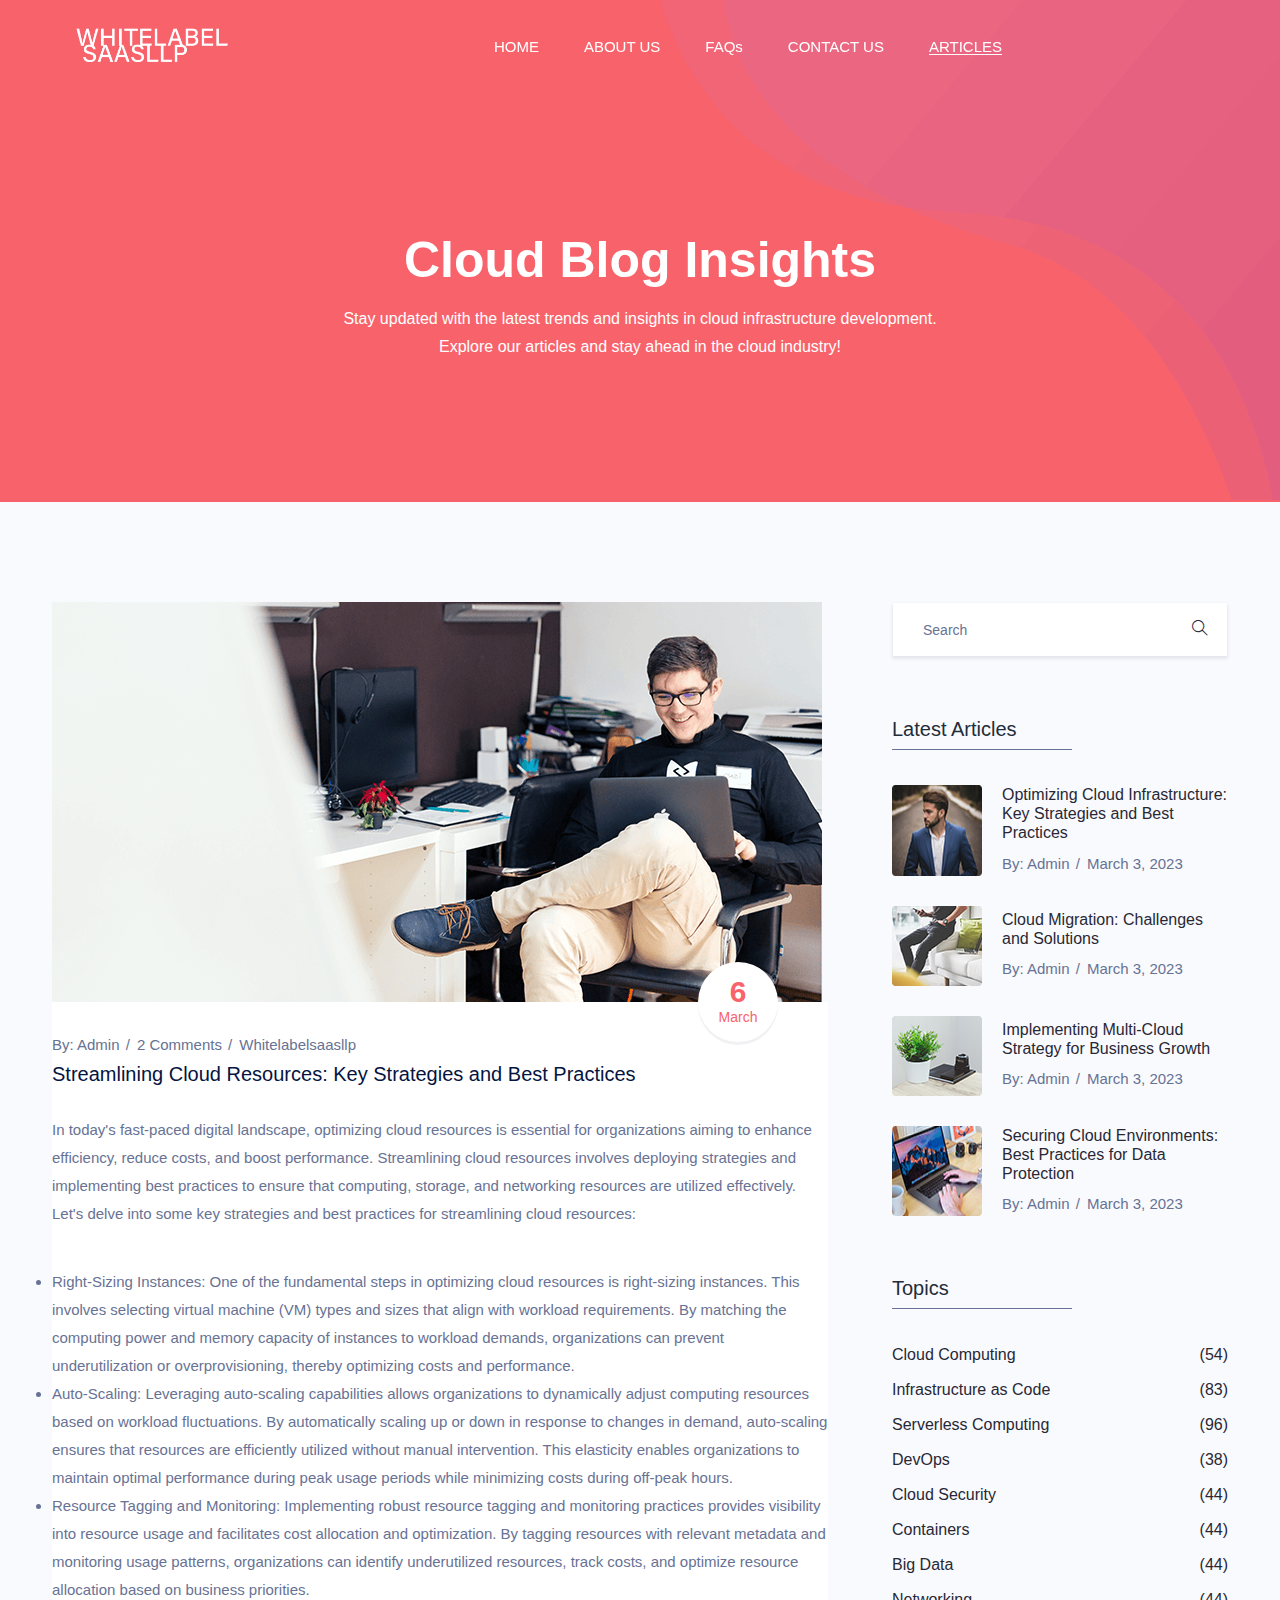
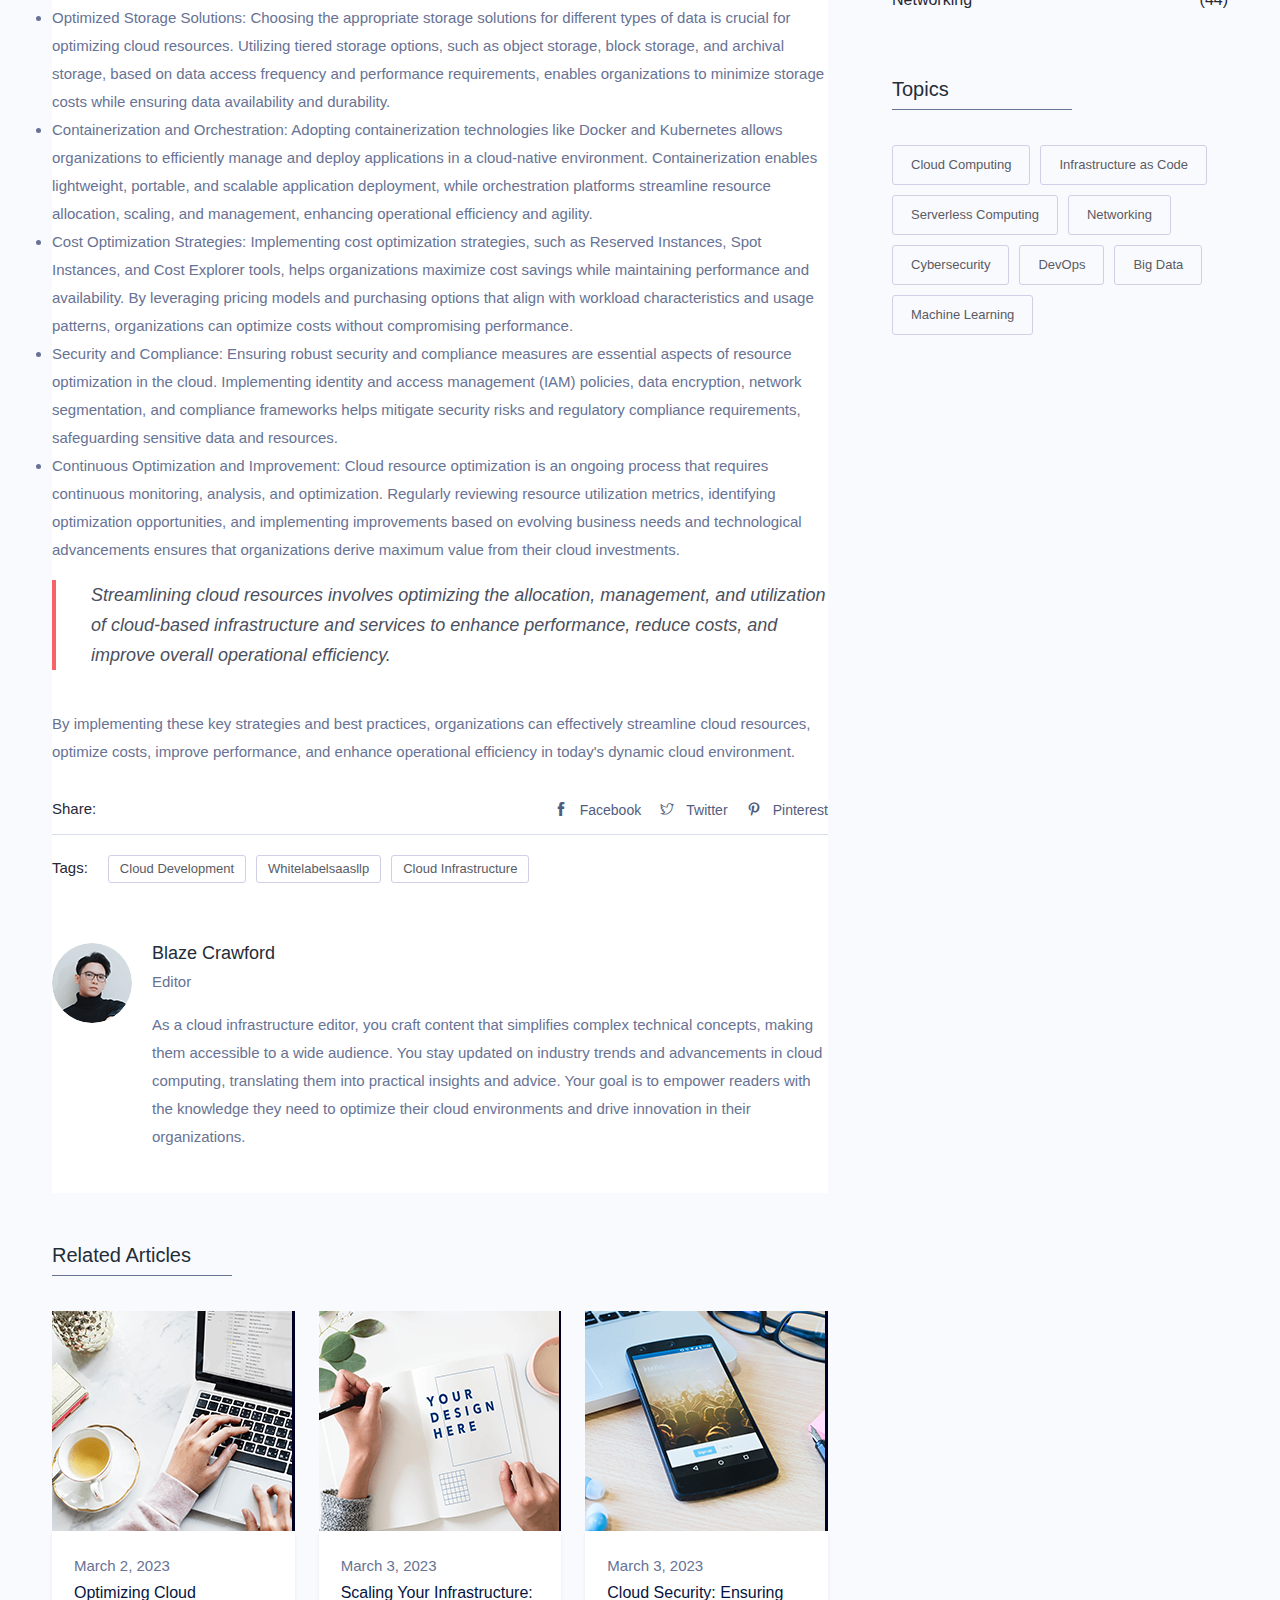
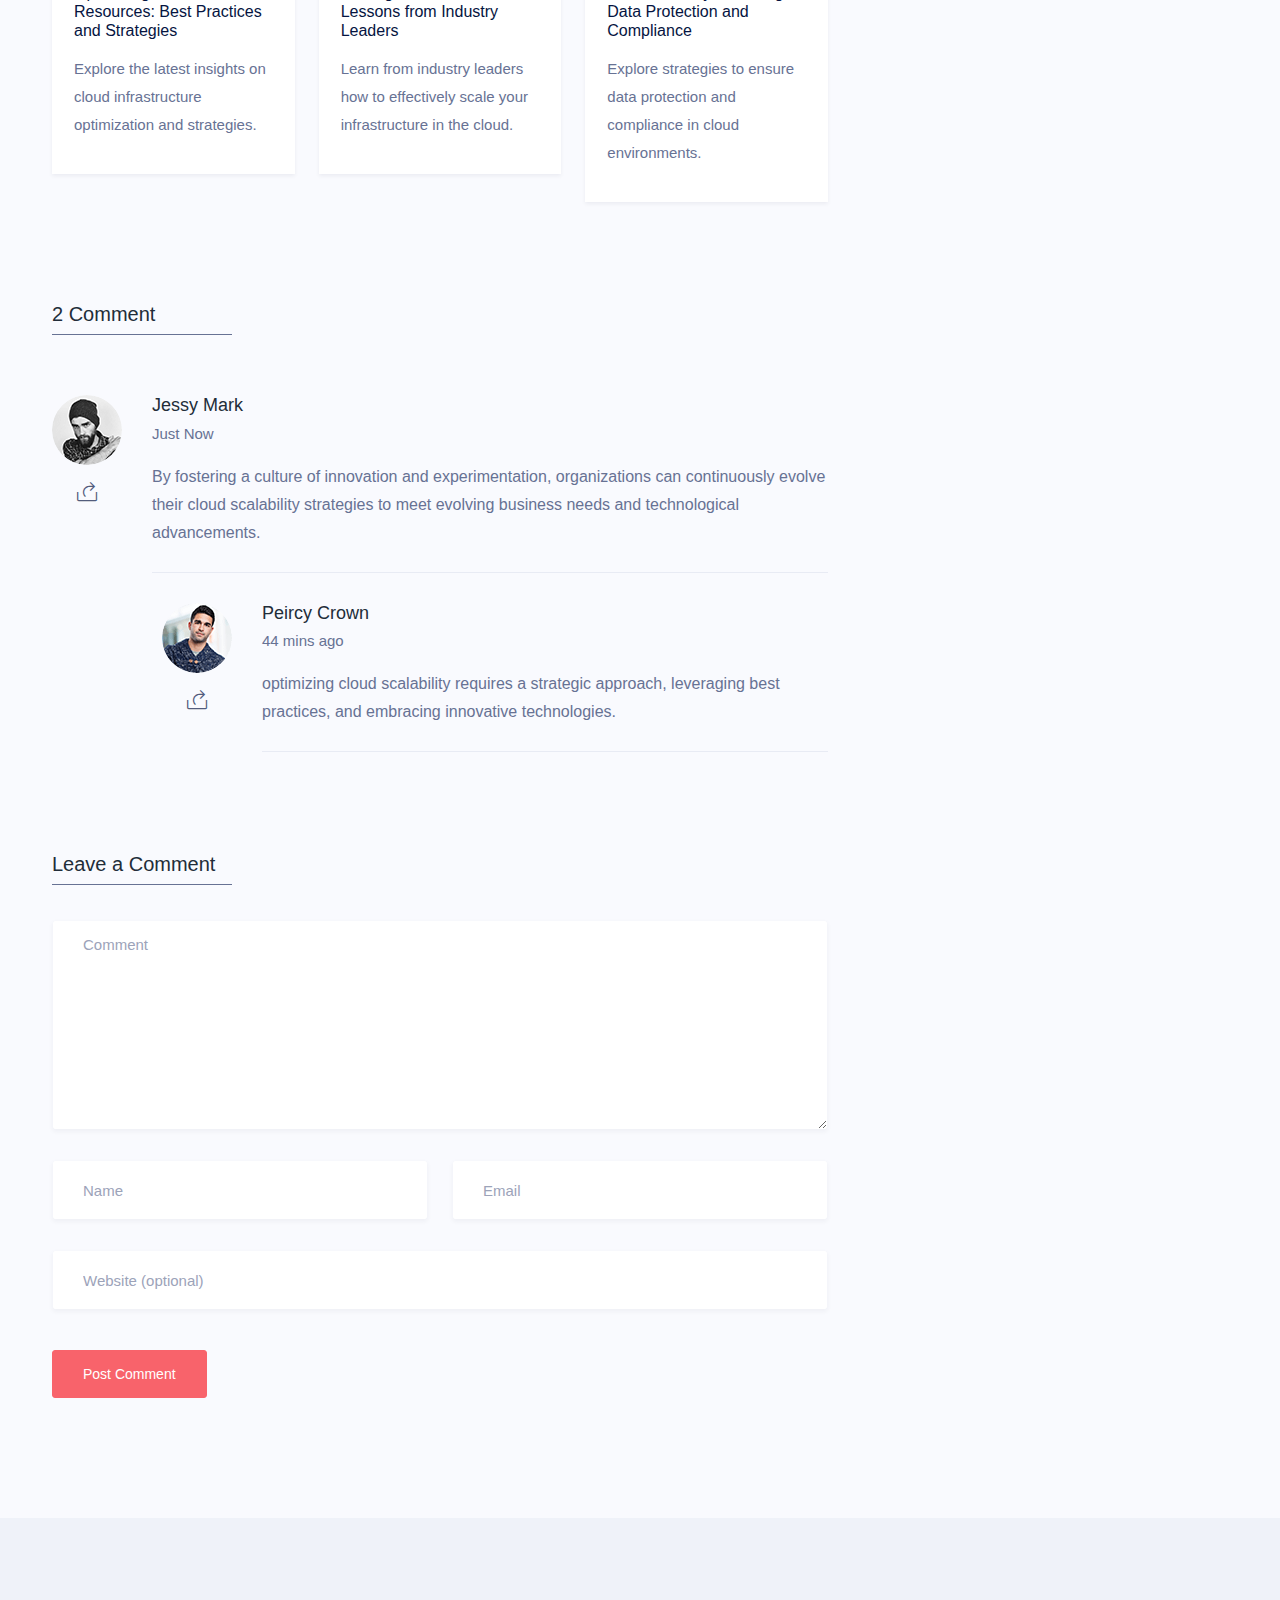
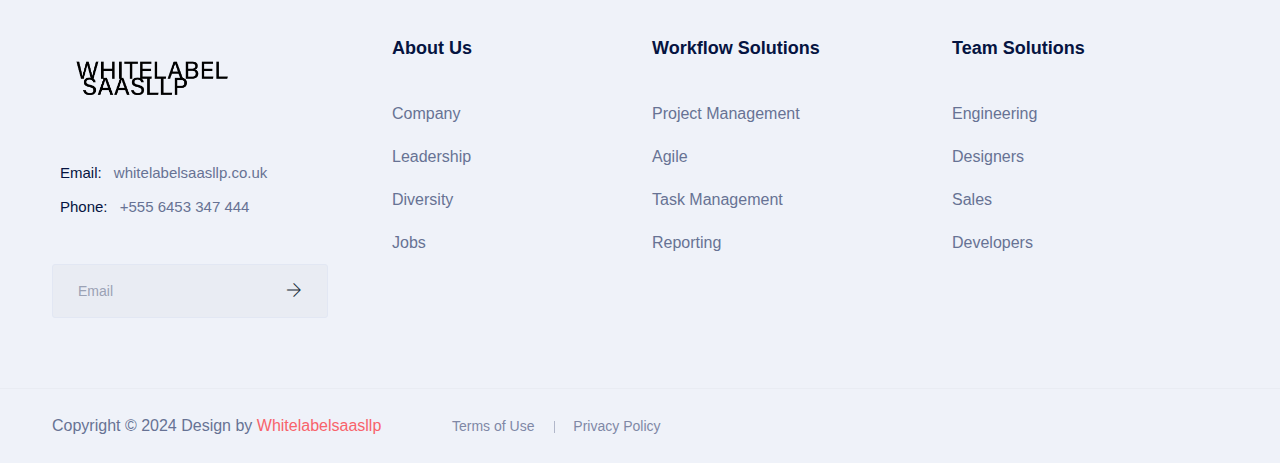
<file: blog-details.html>
<!DOCTYPE html>
<html lang="en">
  <head>
    <!-- Required meta tags -->
    <meta charset="utf-8" />
    <meta
      name="viewport"
      content="width=device-width, initial-scale=1, shrink-to-fit=no"
    />
    <link rel="shortcut icon" href="asset/favicon.png" type="image/x-icon" />
    <title>Whitelabelsaasllp || Cloud Infrastructure Development</title>
    <!-- Bootstrap CSS -->
    <link rel="stylesheet" href="css/bootstrap.min.css" />
    <link
      rel="stylesheet"
      href="vendors/bootstrap-selector/css/bootstrap-select.min.css"
    />
    <!--icon font css-->
    <link rel="stylesheet" href="vendors/themify-icon/themify-icons.css" />
    <link rel="stylesheet" href="vendors/flaticon/flaticon.css" />
    <link rel="stylesheet" href="vendors/animation/animate.css" />
    <link
      rel="stylesheet"
      href="vendors/owl-carousel/assets/owl.carousel.min.css"
    />
    <link rel="stylesheet" href="vendors/magnify-pop/magnific-popup.css" />
    <link rel="stylesheet" href="vendors/nice-select/nice-select.css" />
    <link rel="stylesheet" href="vendors/elagent/style.css" />
    <link
      rel="stylesheet"
      href="vendors/scroll/jquery.mCustomScrollbar.min.css"
    />
    <link rel="stylesheet" href="css/style.css" />
    <link rel="stylesheet" href="css/responsive.css" />
  </head>

  <body>
    <div id="preloader">
      <div id="ctn-preloader" class="ctn-preloader">
        <div class="animation-preloader">
          <div class="spinner"></div>
          <div class="txt-loading">
            <span data-text-preloader="W" class="letters-loading"> W </span>
            <span data-text-preloader="H" class="letters-loading"> H </span>
            <span data-text-preloader="I" class="letters-loading"> I </span>
            <span data-text-preloader="T" class="letters-loading"> T </span>
            <span data-text-preloader="E" class="letters-loading"> E </span>
            <span data-text-preloader="L" class="letters-loading"> L </span>
            <span data-text-preloader="A" class="letters-loading"> A </span>
            <span data-text-preloader="B" class="letters-loading"> B </span>
            <span data-text-preloader="E" class="letters-loading"> E </span>
            <span data-text-preloader="L" class="letters-loading"> L </span>
            <span data-text-preloader="S" class="letters-loading"> S </span>
            <span data-text-preloader="A" class="letters-loading"> A </span>
            <span data-text-preloader="A" class="letters-loading"> A </span>
            <span data-text-preloader="S" class="letters-loading"> S </span>
            <span data-text-preloader="L" class="letters-loading"> L </span>
            <span data-text-preloader="L" class="letters-loading"> L </span>
            <span data-text-preloader="P" class="letters-loading"> P </span>
          </div>
          <p class="text-center">Loading</p>
        </div>
        <div class="loader">
          <div class="row">
            <div class="col-3 loader-section section-left">
              <div class="bg"></div>
            </div>
            <div class="col-3 loader-section section-left">
              <div class="bg"></div>
            </div>
            <div class="col-3 loader-section section-right">
              <div class="bg"></div>
            </div>
            <div class="col-3 loader-section section-right">
              <div class="bg"></div>
            </div>
          </div>
        </div>
      </div>
    </div>
    <div class="body_wrapper">
      <header class="header_area">
        <nav class="navbar navbar-expand-lg menu_one menu_four">
          <div class="container">
            <a class="navbar-brand sticky_logo" href="#"
              ><img src="asset/logoW.png" alt="logo" width="200px" /><img
                src="asset/logoB.png"
                alt="logo"
                width="200px"
            /></a>
            <button
              class="navbar-toggler collapsed"
              type="button"
              data-bs-toggle="collapse"
              data-bs-target="#navbarSupportedContent"
              aria-controls="navbarSupportedContent"
              aria-expanded="false"
              aria-label="Toggle navigation"
            >
              <span class="menu_toggle">
                <span class="hamburger">
                  <span></span>
                  <span></span>
                  <span></span>
                </span>
                <span class="hamburger-cross">
                  <span></span>
                  <span></span>
                </span>
              </span>
            </button>

            <div
              class="collapse navbar-collapse justify-content-between"
              id="navbarSupportedContent"
            >
              <ul class="navbar-nav menu w_menu ms-auto me-auto">
                <li class="nav-item">
                  <a class="nav-link" href="index.html"> HOME </a>
                </li>
                <li class="nav-item">
                  <a title="about" class="nav-link" href="about.html"
                    >ABOUT US</a
                  >
                </li>
                <li class="nav-item">
                  <a class="nav-link" href="faq.html"> FAQs </a>
                </li>
                <li class="nav-item">
                  <a class="nav-link" href="contact.html"> CONTACT US </a>
                </li>
                <li class="nav-item active">
                  <a class="nav-link" href="blog.html"> ARTICLES </a>
                </li>
              </ul>
            </div>
          </div>
        </nav>
      </header>

      <section class="breadcrumb_area">
        <img
          class="breadcrumb_shap"
          src="img/breadcrumb/banner_bg.png"
          alt=""
        />
        <div class="container">
          <div class="breadcrumb_content text-center">
            <h1 class="f_p f_700 f_size_50 w_color l_height50 mb_20">
              Cloud Blog Insights
            </h1>
            <p class="f_400 w_color f_size_16 l_height26">
              Stay updated with the latest trends and insights in cloud
              infrastructure development.<br />
              Explore our articles and stay ahead in the cloud industry!
            </p>
          </div>
        </div>
      </section>

      <section class="blog_area sec_pad">
        <div class="container">
          <div class="row">
            <div class="col-lg-8 blog_sidebar_left">
              <div class="blog_single mb_50">
                <img
                  class="img-fluid"
                  src="img/blog-grid/blog_single.png"
                  alt=""
                />
                <div class="blog_content">
                  <div class="post_date">
                    <h2>6 <span>March</span></h2>
                  </div>
                  <div class="entry_post_info">
                    By: <a href="#">Admin</a>
                    <a href="#">2 Comments</a>
                    <a href="#">Whitelabelsaasllp</a>
                  </div>
                  <a href="#">
                    <h5 class="f_p f_size_20 f_500 t_color mb-30">
                      Streamlining Cloud Resources: Key Strategies and Best
                      Practices
                    </h5>
                  </a>
                  <p class="f_400 mb-30">
                    In today's fast-paced digital landscape, optimizing cloud
                    resources is essential for organizations aiming to enhance
                    efficiency, reduce costs, and boost performance.
                    Streamlining cloud resources involves deploying strategies
                    and implementing best practices to ensure that computing,
                    storage, and networking resources are utilized effectively.
                    Let's delve into some key strategies and best practices for
                    streamlining cloud resources:
                  </p>
                  <p class="f_400 mb_40">
                    <li>
                      Right-Sizing Instances: One of the fundamental steps in
                      optimizing cloud resources is right-sizing instances. This
                      involves selecting virtual machine (VM) types and sizes
                      that align with workload requirements. By matching the
                      computing power and memory capacity of instances to
                      workload demands, organizations can prevent
                      underutilization or overprovisioning, thereby optimizing
                      costs and performance.
                    </li>
                    <li>
                      Auto-Scaling: Leveraging auto-scaling capabilities allows
                      organizations to dynamically adjust computing resources
                      based on workload fluctuations. By automatically scaling
                      up or down in response to changes in demand, auto-scaling
                      ensures that resources are efficiently utilized without
                      manual intervention. This elasticity enables organizations
                      to maintain optimal performance during peak usage periods
                      while minimizing costs during off-peak hours.
                    </li>
                    <li>
                      Resource Tagging and Monitoring: Implementing robust
                      resource tagging and monitoring practices provides
                      visibility into resource usage and facilitates cost
                      allocation and optimization. By tagging resources with
                      relevant metadata and monitoring usage patterns,
                      organizations can identify underutilized resources, track
                      costs, and optimize resource allocation based on business
                      priorities.
                    </li>
                    <li>
                      Optimized Storage Solutions: Choosing the appropriate
                      storage solutions for different types of data is crucial
                      for optimizing cloud resources. Utilizing tiered storage
                      options, such as object storage, block storage, and
                      archival storage, based on data access frequency and
                      performance requirements, enables organizations to
                      minimize storage costs while ensuring data availability
                      and durability.
                    </li>
                    <li>
                      Containerization and Orchestration: Adopting
                      containerization technologies like Docker and Kubernetes
                      allows organizations to efficiently manage and deploy
                      applications in a cloud-native environment.
                      Containerization enables lightweight, portable, and
                      scalable application deployment, while orchestration
                      platforms streamline resource allocation, scaling, and
                      management, enhancing operational efficiency and agility.
                    </li>
                    <li>
                      Cost Optimization Strategies: Implementing cost
                      optimization strategies, such as Reserved Instances, Spot
                      Instances, and Cost Explorer tools, helps organizations
                      maximize cost savings while maintaining performance and
                      availability. By leveraging pricing models and purchasing
                      options that align with workload characteristics and usage
                      patterns, organizations can optimize costs without
                      compromising performance.
                    </li>
                    <li>
                      Security and Compliance: Ensuring robust security and
                      compliance measures are essential aspects of resource
                      optimization in the cloud. Implementing identity and
                      access management (IAM) policies, data encryption, network
                      segmentation, and compliance frameworks helps mitigate
                      security risks and regulatory compliance requirements,
                      safeguarding sensitive data and resources.
                    </li>
                    <li>
                      Continuous Optimization and Improvement: Cloud resource
                      optimization is an ongoing process that requires
                      continuous monitoring, analysis, and optimization.
                      Regularly reviewing resource utilization metrics,
                      identifying optimization opportunities, and implementing
                      improvements based on evolving business needs and
                      technological advancements ensures that organizations
                      derive maximum value from their cloud investments.
                    </li>
                  </p>
                  <blockquote class="blockquote mb_40">
                    <h6 class="mb-0 f_size_18 l_height30 f_p f_400">
                      Streamlining cloud resources involves optimizing the
                      allocation, management, and utilization of cloud-based
                      infrastructure and services to enhance performance, reduce
                      costs, and improve overall operational efficiency.
                    </h6>
                  </blockquote>
                  <p class="f_400 mb-30">
                    By implementing these key strategies and best practices,
                    organizations can effectively streamline cloud resources,
                    optimize costs, improve performance, and enhance operational
                    efficiency in today's dynamic cloud environment.
                  </p>
                  <div class="post_share">
                    <div class="post-nam">Share:</div>
                    <div class="flex">
                      <a href="#"><i class="ti-facebook"></i>Facebook</a>
                      <a href="#"><i class="ti-twitter"></i>Twitter</a>
                      <a href="#"><i class="ti-pinterest"></i>Pinterest</a>
                    </div>
                  </div>
                  <div class="post_tag d-flex">
                    <div class="post-nam">Tags:</div>
                    <a href="#">Cloud Development</a>
                    <a href="#">Whitelabelsaasllp</a>
                    <a href="#">Cloud Infrastructure</a>
                  </div>
                  <div class="media post_author mt_60">
                    <img
                      class="rounded-circle"
                      src="img/blog-grid/author_img.png"
                      alt=""
                    />
                    <div class="media-body">
                      <h5 class="f_p t_color3 f_size_18 f_500">
                        Blaze Crawford
                      </h5>
                      <h6 class="f_p f_size_15 f_400 mb_20">Editor</h6>
                      <p>
                        As a cloud infrastructure editor, you craft content that
                        simplifies complex technical concepts, making them
                        accessible to a wide audience. You stay updated on
                        industry trends and advancements in cloud computing,
                        translating them into practical insights and advice.
                        Your goal is to empower readers with the knowledge they
                        need to optimize their cloud environments and drive
                        innovation in their organizations.
                      </p>
                    </div>
                  </div>
                </div>
              </div>
              <div class="blog_post">
                <div class="widget_title">
                  <h3 class="f_p f_size_20 t_color3">Related Articles</h3>
                  <div class="border_bottom"></div>
                </div>
                <div class="row">
                  <div class="col-lg-4 col-sm-6">
                    <div class="blog_post_item">
                      <div class="blog_img">
                        <img src="img/blog-grid/post_img_1.png" alt="" />
                      </div>
                      <div class="blog_content">
                        <div class="entry_post_info">
                          <a href="#">March 2, 2023</a>
                        </div>
                        <a href="#">
                          <h5 class="f_p f_size_16 f_500 t_color">
                            Optimizing Cloud Resources: Best Practices and
                            Strategies
                          </h5>
                        </a>
                        <p class="f_400 mb-0">
                          Explore the latest insights on cloud infrastructure
                          optimization and strategies.
                        </p>
                      </div>
                    </div>
                  </div>
                  <div class="col-lg-4 col-sm-6">
                    <div class="blog_post_item">
                      <div class="blog_img">
                        <img src="img/blog-grid/post_img_2.png" alt="" />
                      </div>
                      <div class="blog_content">
                        <div class="entry_post_info">
                          <a href="#">March 3, 2023</a>
                        </div>
                        <a href="#">
                          <h5 class="f_p f_size_16 f_500 t_color">
                            Scaling Your Infrastructure: Lessons from Industry
                            Leaders
                          </h5>
                        </a>
                        <p class="f_400 mb-0">
                          Learn from industry leaders how to effectively scale
                          your infrastructure in the cloud.
                        </p>
                      </div>
                    </div>
                  </div>
                  <div class="col-lg-4 col-sm-6">
                    <div class="blog_post_item">
                      <div class="blog_img">
                        <img src="img/blog-grid/post_img_3.png" alt="" />
                      </div>
                      <div class="blog_content">
                        <div class="entry_post_info">
                          <a href="#">March 3, 2023</a>
                        </div>
                        <a href="#">
                          <h5 class="f_p f_size_16 f_500 t_color">
                            Cloud Security: Ensuring Data Protection and
                            Compliance
                          </h5>
                        </a>
                        <p class="f_400 mb-0">
                          Explore strategies to ensure data protection and
                          compliance in cloud environments.
                        </p>
                      </div>
                    </div>
                  </div>
                </div>
              </div>

              <div class="widget_title mt_100">
                <h3 class="f_p f_size_20 t_color3">2 Comment</h3>
                <div class="border_bottom"></div>
              </div>
              <ul class="comment-box list-unstyled mb-0">
                <li class="post_comment">
                  <div class="media post_author mt_60">
                    <div class="media-left">
                      <img
                        class="rounded-circle"
                        src="img/blog-grid/comment1.png"
                        alt=""
                      />
                      <a href="#" class="replay"><i class="ti-share"></i></a>
                    </div>
                    <div class="media-body">
                      <h5 class="f_p t_color3 f_size_18 f_500">Jessy Mark</h5>
                      <h6 class="f_p f_size_15 f_400 mb_20">Just Now</h6>
                      <p>
                        By fostering a culture of innovation and
                        experimentation, organizations can continuously evolve
                        their cloud scalability strategies to meet evolving
                        business needs and technological advancements.
                      </p>
                    </div>
                  </div>
                  <ul class="reply-comment list-unstyled">
                    <li class="post-comment">
                      <div class="media post_author comment-content">
                        <div class="media-left">
                          <img
                            class="rounded-circle"
                            src="img/blog-grid/comment2.png"
                            alt=""
                          />
                          <a href="#" class="replay"
                            ><i class="ti-share"></i
                          ></a>
                        </div>
                        <div class="media-body">
                          <h5 class="f_p t_color3 f_size_18 f_500">
                            Peircy Crown
                          </h5>
                          <h6 class="f_p f_size_15 f_400 mb_20">44 mins ago</h6>
                          <p>
                            optimizing cloud scalability requires a strategic
                            approach, leveraging best practices, and embracing
                            innovative technologies.
                          </p>
                        </div>
                      </div>
                    </li>
                  </ul>
                </li>
              </ul>
              <div class="widget_title mt_100">
                <h3 class="f_p f_size_20 t_color3">Leave a Comment</h3>
                <div class="border_bottom"></div>
              </div>
              <form class="get_quote_form row" action="#" method="post">
                <div class="col-md-12 form-group">
                  <textarea
                    class="form-control message"
                    placeholder="Comment"
                  ></textarea>
                </div>
                <div class="col-md-6 form-group">
                  <input
                    type="text"
                    class="form-control"
                    id="name"
                    placeholder="Name"
                  />
                </div>
                <div class="col-md-6 form-group">
                  <input
                    type="email"
                    class="form-control"
                    id="email"
                    placeholder="Email"
                  />
                </div>
                <div class="col-md-12 form-group">
                  <input
                    type="text"
                    class="form-control"
                    id="website"
                    placeholder="Website (optional)"
                  />
                </div>
                <div class="col-md-12">
                  <button
                    class="btn btn_three btn_hover f_size_15 f_500"
                    type="submit"
                  >
                    Post Comment
                  </button>
                </div>
              </form>
            </div>
            <div class="col-lg-4">
              <div class="blog-sidebar">
                <div class="widget sidebar_widget widget_search">
                  <form action="#" class="search-form input-group">
                    <input
                      type="search"
                      class="form-control widget_input"
                      placeholder="Search"
                    />
                    <button type="submit"><i class="ti-search"></i></button>
                  </form>
                </div>
                <div class="widget sidebar_widget widget_recent_post mt_60">
                  <div class="widget_title">
                    <h3 class="f_p f_size_20 t_color3">Latest Articles</h3>
                    <div class="border_bottom"></div>
                  </div>
                  <div class="media post_item">
                    <img src="img/blog-grid/post_1.jpg" alt="" />
                    <div class="media-body">
                      <a href="#">
                        <h3 class="f_size_16 f_p f_400">
                          Optimizing Cloud Infrastructure: Key Strategies and
                          Best Practices
                        </h3>
                      </a>
                      <div class="entry_post_info">
                        By: <a href="#">Admin</a>
                        <a href="#">March 3, 2023</a>
                      </div>
                    </div>
                  </div>
                  <div class="media post_item">
                    <img src="img/blog-grid/post_2.jpg" alt="" />
                    <div class="media-body">
                      <a href="#">
                        <h3 class="f_size_16 f_p f_400">
                          Cloud Migration: Challenges and Solutions
                        </h3>
                      </a>
                      <div class="entry_post_info">
                        By: <a href="#">Admin</a>
                        <a href="#">March 3, 2023</a>
                      </div>
                    </div>
                  </div>
                  <div class="media post_item">
                    <img src="img/blog-grid/post_3.jpg" alt="" />
                    <div class="media-body">
                      <a href="#">
                        <h3 class="f_size_16 f_p f_400">
                          Implementing Multi-Cloud Strategy for Business Growth
                        </h3>
                      </a>
                      <div class="entry_post_info">
                        By: <a href="#">Admin</a>
                        <a href="#">March 3, 2023</a>
                      </div>
                    </div>
                  </div>
                  <div class="media post_item">
                    <img src="img/blog-grid/post_4.jpg" alt="" />
                    <div class="media-body">
                      <a href="#">
                        <h3 class="f_size_16 f_p f_400">
                          Securing Cloud Environments: Best Practices for Data
                          Protection
                        </h3>
                      </a>
                      <div class="entry_post_info">
                        By: <a href="#">Admin</a>
                        <a href="#">March 3, 2023</a>
                      </div>
                    </div>
                  </div>
                </div>
                <div class="widget sidebar_widget widget_categorie mt_60">
                  <div class="widget_title">
                    <h3 class="f_p f_size_20 t_color3">Topics</h3>
                    <div class="border_bottom"></div>
                  </div>
                  <ul class="list-unstyled">
                    <li>
                      <a href="#"><span>Cloud Computing</span><em>(54)</em></a>
                    </li>
                    <li>
                      <a href="#"
                        ><span>Infrastructure as Code</span><em>(83)</em></a
                      >
                    </li>
                    <li>
                      <a href="#"
                        ><span>Serverless Computing</span><em>(96)</em></a
                      >
                    </li>
                    <li>
                      <a href="#"><span>DevOps</span><em>(38)</em></a>
                    </li>
                    <li>
                      <a href="#"><span>Cloud Security</span><em>(44)</em></a>
                    </li>
                    <li>
                      <a href="#"><span>Containers</span><em>(44)</em></a>
                    </li>
                    <li>
                      <a href="#"><span>Big Data</span><em>(44)</em></a>
                    </li>
                    <li>
                      <a href="#"><span>Networking</span><em>(44)</em></a>
                    </li>
                  </ul>
                </div>

                <div class="widget sidebar_widget widget_tag_cloud mt_60">
                  <div class="widget_title">
                    <h3 class="f_p f_size_20 t_color3">Topics</h3>
                    <div class="border_bottom"></div>
                  </div>
                  <div class="post-tags">
                    <a href="#">Cloud Computing</a>
                    <a href="#">Infrastructure as Code</a>
                    <a href="#">Serverless Computing</a>
                    <a href="#">Networking</a>
                    <a href="#">Cybersecurity</a>
                    <a href="#">DevOps</a>
                    <a href="#">Big Data</a>
                    <a href="#">Machine Learning</a>
                  </div>
                </div>
              </div>
            </div>
          </div>
        </div>
      </section>

      <footer class="footer_area footer_area_four f_bg">
        <div class="footer_top">
          <div class="container">
            <div class="row">
              <div class="col-lg-3 col-md-6">
                <div class="f_widget company_widget">
                  <a href="index.html" class="f-logo"
                    ><img src="asset/logoB.png" alt="logo" width="200px"
                  /></a>
                  <div class="widget-wrap">
                    <p class="f_400 f_p f_size_15 mb-0 l_height34">
                      <span>Email:</span>
                      <a href="mailto:whitelabelsaasllp.co.uk" class="f_400"
                        >whitelabelsaasllp.co.uk</a
                      >
                    </p>
                    <p class="f_400 f_p f_size_15 mb-0 l_height34">
                      <span>Phone:</span>
                      <a href="tel:+555 6453 347 444" class="f_400"
                        >+555 6453 347 444</a
                      >
                    </p>
                  </div>
                  <form
                    action="mailto:whitelabelsaasllp.co.uk"
                    class="f_subscribe mailchimp"
                    method="post"
                  >
                    <input
                      type="text"
                      name="EMAIL"
                      class="form-control memail"
                      placeholder="Email"
                    />
                    <button class="btn btn-submit" type="submit">
                      <i class="ti-arrow-right"></i>
                    </button>
                    <p class="mchimp-errmessage" style="display: none"></p>
                    <p class="mchimp-sucmessage" style="display: none"></p>
                  </form>
                </div>
              </div>
              <div class="col-lg-3 col-md-6">
                <div class="f_widget about-widget pl_40">
                  <h3 class="f-title f_600 t_color f_size_18 mb_40">
                    About Us
                  </h3>
                  <ul class="list-unstyled f_list">
                    <li><a href="#">Company</a></li>
                    <li><a href="#">Leadership</a></li>
                    <li><a href="#">Diversity</a></li>
                    <li><a href="#">Jobs</a></li>
                  </ul>
                </div>
              </div>
              <div class="col-lg-3 col-md-6">
                <div class="f_widget about-widget">
                  <h3 class="f-title f_600 t_color f_size_18 mb_40">
                    Workflow Solutions
                  </h3>
                  <ul class="list-unstyled f_list">
                    <li><a href="#">Project Management</a></li>
                    <li><a href="#">Agile</a></li>
                    <li><a href="#">Task Management</a></li>
                    <li><a href="#">Reporting</a></li>
                  </ul>
                </div>
              </div>
              <div class="col-lg-3 col-md-6">
                <div class="f_widget about-widget">
                  <h3 class="f-title f_600 t_color f_size_18 mb_40">
                    Team Solutions
                  </h3>
                  <ul class="list-unstyled f_list">
                    <li><a href="#">Engineering</a></li>
                    <li><a href="#">Designers</a></li>
                    <li><a href="#">Sales</a></li>
                    <li><a href="#">Developers</a></li>
                  </ul>
                </div>
              </div>
            </div>
          </div>
        </div>
        <div class="footer_bottom">
          <div class="container">
            <div class="row align-items-center">
              <div class="col-lg-4 col-md-5 col-sm-6">
                <p class="mb-0 f_400">
                  Copyright © 2024 Design by <a href="#">Whitelabelsaasllp</a>
                </p>
              </div>
              <div class="col-lg-4 col-md-4 col-sm-12">
                <ul class="list-unstyled f_menu text-right">
                  <li><a href="#">Terms of Use</a></li>
                  <li><a href="#">Privacy Policy</a></li>
                </ul>
              </div>
            </div>
          </div>
        </div>
      </footer>
    </div>
    <!-- Optional JavaScript -->
    <!-- jQuery first, then Popper.js, then Bootstrap JS -->
    <script src="js/jquery-3.6.0.min.js"></script>
    <script src="js/popper.min.js"></script>
    <script src="js/bootstrap.min.js"></script>
    <script src="vendors/wow/wow.min.js"></script>
    <script src="vendors/sckroller/jquery.parallax-scroll.js"></script>
    <script src="vendors/owl-carousel/owl.carousel.min.js"></script>
    <script src="vendors/imagesloaded/imagesloaded.pkgd.min.js"></script>
    <script src="vendors/isotope/isotope-min.js"></script>
    <script src="vendors/magnify-pop/jquery.magnific-popup.min.js"></script>
    <script src="vendors/nice-select/jquery.nice-select.min.js"></script>
    <script src="vendors/scroll/jquery.mCustomScrollbar.concat.min.js"></script>
    <script src="js/plugins.js"></script>
    <script src="vendors/slick/slick.js"></script>
    <script src="js/main.js"></script>
  </body>

  <!-- Mirrored from html.droitlab.com/saasland/blog-single.html by HTTrack Website Copier/3.x [XR&CO'2014], Wed, 13 Mar 2024 10:16:49 GMT -->
</html>
</file>
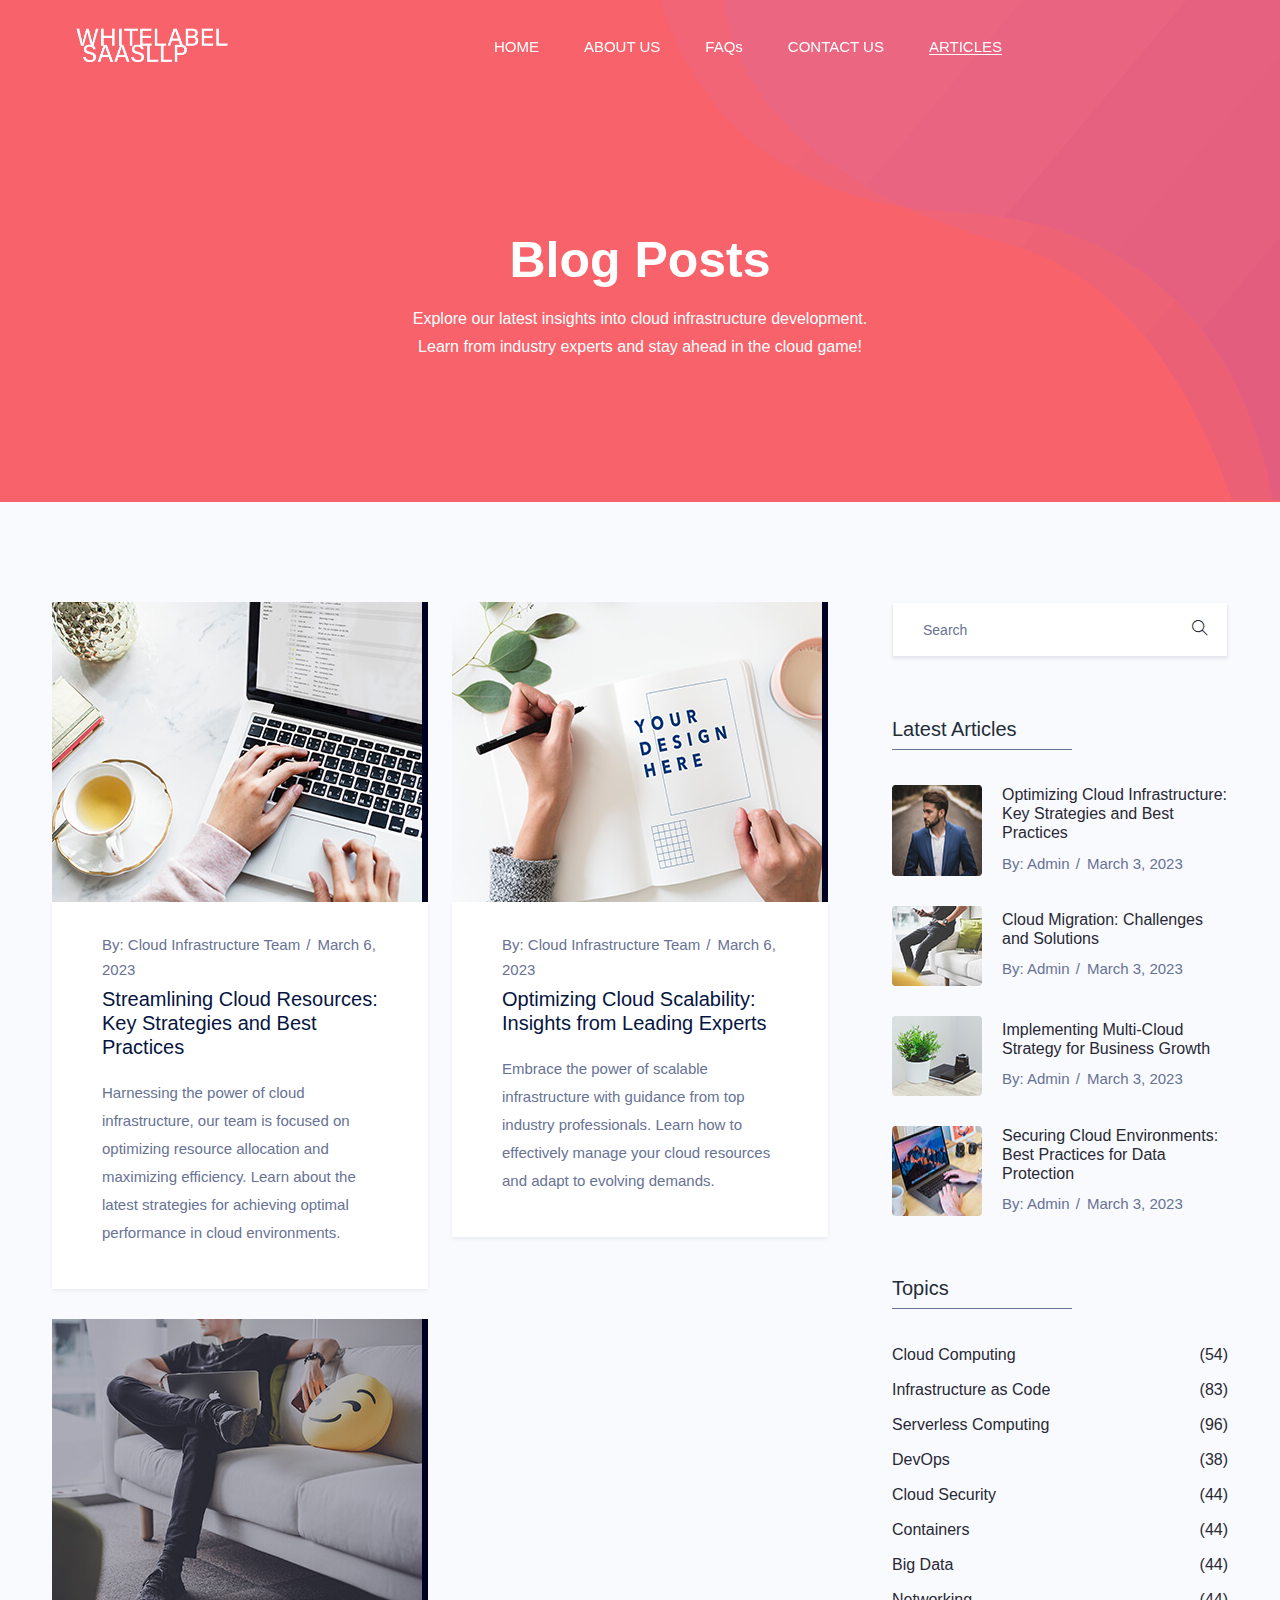
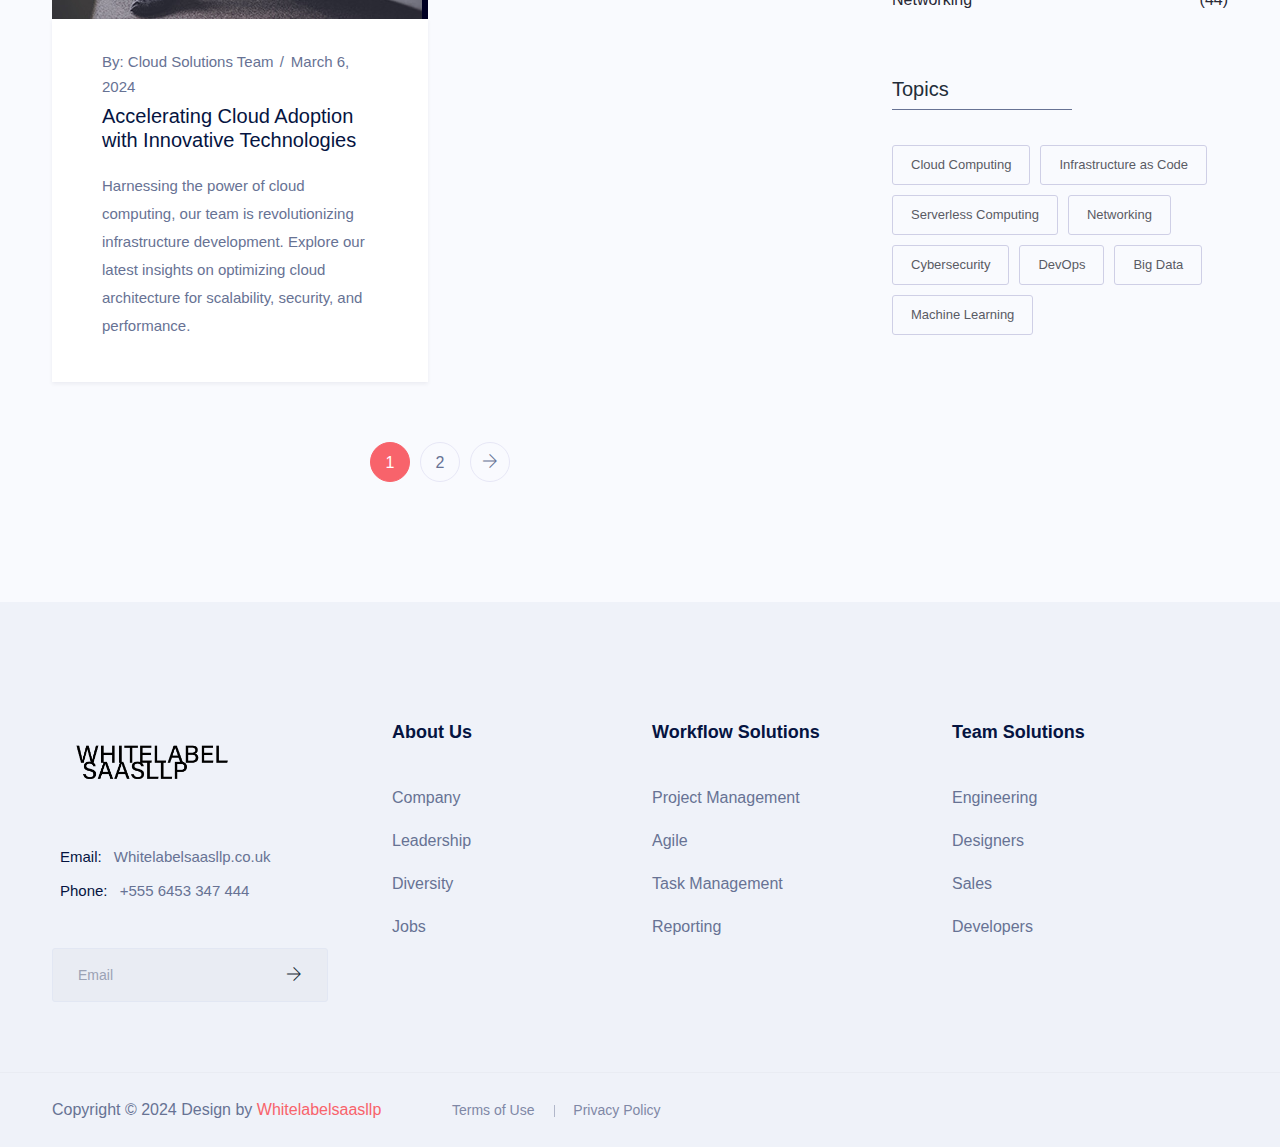
<file: blog.html>
<!DOCTYPE html>
<html lang="en">
  <head>
    <!-- Required meta tags -->
    <meta charset="utf-8" />
    <meta
      name="viewport"
      content="width=device-width, initial-scale=1, shrink-to-fit=no"
    />
    <link rel="shortcut icon" href="asset/favicon.png" type="image/x-icon" />
    <title>Whitelabelsaasllp || Cloud Infrastructure Development</title>
    <!-- Bootstrap CSS -->
    <link rel="stylesheet" href="css/bootstrap.min.css" />
    <link
      rel="stylesheet"
      href="vendors/bootstrap-selector/css/bootstrap-select.min.css"
    />
    <!--icon font css-->
    <link rel="stylesheet" href="vendors/themify-icon/themify-icons.css" />
    <link rel="stylesheet" href="vendors/flaticon/flaticon.css" />
    <link rel="stylesheet" href="vendors/animation/animate.css" />
    <link
      rel="stylesheet"
      href="vendors/owl-carousel/assets/owl.carousel.min.css"
    />
    <link rel="stylesheet" href="vendors/magnify-pop/magnific-popup.css" />
    <link rel="stylesheet" href="vendors/nice-select/nice-select.css" />
    <link rel="stylesheet" href="vendors/elagent/style.css" />
    <link
      rel="stylesheet"
      href="vendors/scroll/jquery.mCustomScrollbar.min.css"
    />
    <link rel="stylesheet" href="css/style.css" />
    <link rel="stylesheet" href="css/responsive.css" />
  </head>

  <body>
    <div id="preloader">
      <div id="ctn-preloader" class="ctn-preloader">
        <div class="animation-preloader">
          <div class="spinner"></div>
          <div class="txt-loading">
            <span data-text-preloader="W" class="letters-loading"> W </span>
            <span data-text-preloader="H" class="letters-loading"> H </span>
            <span data-text-preloader="I" class="letters-loading"> I </span>
            <span data-text-preloader="T" class="letters-loading"> T </span>
            <span data-text-preloader="E" class="letters-loading"> E </span>
            <span data-text-preloader="L" class="letters-loading"> L </span>
            <span data-text-preloader="A" class="letters-loading"> A </span>
            <span data-text-preloader="B" class="letters-loading"> B </span>
            <span data-text-preloader="E" class="letters-loading"> E </span>
            <span data-text-preloader="L" class="letters-loading"> L </span>
            <span data-text-preloader="S" class="letters-loading"> S </span>
            <span data-text-preloader="A" class="letters-loading"> A </span>
            <span data-text-preloader="A" class="letters-loading"> A </span>
            <span data-text-preloader="S" class="letters-loading"> S </span>
            <span data-text-preloader="L" class="letters-loading"> L </span>
            <span data-text-preloader="L" class="letters-loading"> L </span>
            <span data-text-preloader="P" class="letters-loading"> P </span>
          </div>
          <p class="text-center">Loading</p>
        </div>
        <div class="loader">
          <div class="row">
            <div class="col-3 loader-section section-left">
              <div class="bg"></div>
            </div>
            <div class="col-3 loader-section section-left">
              <div class="bg"></div>
            </div>
            <div class="col-3 loader-section section-right">
              <div class="bg"></div>
            </div>
            <div class="col-3 loader-section section-right">
              <div class="bg"></div>
            </div>
          </div>
        </div>
      </div>
    </div>
    <div class="body_wrapper">
      <header class="header_area">
        <nav class="navbar navbar-expand-lg menu_one menu_four">
          <div class="container">
            <a class="navbar-brand sticky_logo" href="#"
              ><img src="asset/logoW.png" alt="logo" width="200px" /><img
                src="asset/logoB.png"
                alt="logo"
                width="200px"
            /></a>
            <button
              class="navbar-toggler collapsed"
              type="button"
              data-bs-toggle="collapse"
              data-bs-target="#navbarSupportedContent"
              aria-controls="navbarSupportedContent"
              aria-expanded="false"
              aria-label="Toggle navigation"
            >
              <span class="menu_toggle">
                <span class="hamburger">
                  <span></span>
                  <span></span>
                  <span></span>
                </span>
                <span class="hamburger-cross">
                  <span></span>
                  <span></span>
                </span>
              </span>
            </button>

            <div
              class="collapse navbar-collapse justify-content-between"
              id="navbarSupportedContent"
            >
              <ul class="navbar-nav menu w_menu ms-auto me-auto">
                <li class="nav-item">
                  <a class="nav-link" href="index.html"> HOME </a>
                </li>
                <li class="nav-item">
                  <a title="about" class="nav-link" href="about.html"
                    >ABOUT US</a
                  >
                </li>
                <li class="nav-item">
                  <a class="nav-link" href="faq.html"> FAQs </a>
                </li>
                <li class="nav-item">
                  <a class="nav-link" href="contact.html"> CONTACT US </a>
                </li>
                <li class="nav-item active">
                  <a class="nav-link" href="blog.html"> ARTICLES </a>
                </li>
              </ul>
            </div>
          </div>
        </nav>
      </header>

      <section class="breadcrumb_area">
        <img
          class="breadcrumb_shap"
          src="img/breadcrumb/banner_bg.png"
          alt=""
        />
        <div class="container">
          <div class="breadcrumb_content text-center">
            <h1 class="f_p f_700 f_size_50 w_color l_height50 mb_20">
              Blog Posts
            </h1>
            <p class="f_400 w_color f_size_16 l_height26">
              Explore our latest insights into cloud infrastructure
              development.<br />
              Learn from industry experts and stay ahead in the cloud game!
            </p>
          </div>
        </div>
      </section>

      <section class="blog_area sec_pad">
        <div class="container">
          <div class="row">
            <div class="col-lg-8">
              <div class="row">
                <div class="col-lg-6 col-sm-6">
                  <div class="blog_grid_item mb-30">
                    <div class="blog_img">
                      <img src="img/blog-grid/blog-grid1.jpg" alt="" />
                    </div>
                    <div class="blog_content">
                      <div class="entry_post_info">
                        By: <a href="#">Cloud Infrastructure Team</a>
                        <a href="#">March 6, 2023</a>
                      </div>
                      <a href="blog-details.html">
                        <h5 class="f_p f_size_20 f_500 t_color mb_20">
                          Streamlining Cloud Resources: Key Strategies and Best
                          Practices
                        </h5>
                      </a>
                      <p class="f_400 mb-0">
                        Harnessing the power of cloud infrastructure, our team
                        is focused on optimizing resource allocation and
                        maximizing efficiency. Learn about the latest strategies
                        for achieving optimal performance in cloud environments.
                      </p>
                    </div>
                  </div>
                </div>

                <div class="col-lg-6 col-sm-6">
                  <div class="blog_grid_item mb-30">
                    <div class="blog_img">
                      <img src="img/blog-grid/blog-grid2.jpg" alt="" />
                    </div>
                    <div class="blog_content">
                      <div class="entry_post_info">
                        By: <a href="#">Cloud Infrastructure Team</a>
                        <a href="#">March 6, 2023</a>
                      </div>
                      <a href="blog-details-2.html">
                        <h5 class="f_p f_size_20 f_500 t_color mb_20">
                          Optimizing Cloud Scalability: Insights from Leading
                          Experts
                        </h5>
                      </a>
                      <p class="f_400 mb-0">
                        Embrace the power of scalable infrastructure with
                        guidance from top industry professionals. Learn how to
                        effectively manage your cloud resources and adapt to
                        evolving demands.
                      </p>
                    </div>
                  </div>
                </div>

                <div class="col-lg-6 col-sm-6">
                  <div class="blog_grid_item mb-30">
                    <div class="blog_img">
                      <img src="img/blog-grid/blog-grid3.jpg" alt="" />
                    </div>
                    <div class="blog_content">
                      <div class="entry_post_info">
                        By: <a href="#">Cloud Solutions Team</a>
                        <a href="#">March 6, 2024</a>
                      </div>
                      <a href="blog-details-3.html">
                        <h5 class="f_p f_size_20 f_500 t_color mb_20">
                          Accelerating Cloud Adoption with Innovative
                          Technologies
                        </h5>
                      </a>
                      <p class="f_400 mb-0">
                        Harnessing the power of cloud computing, our team is
                        revolutionizing infrastructure development. Explore our
                        latest insights on optimizing cloud architecture for
                        scalability, security, and performance.
                      </p>
                    </div>
                  </div>
                </div>

                <ul
                  class="col-lg-12 list-unstyled page-numbers shop_page_number text-left mt_30"
                >
                  <li>
                    <span aria-current="page" class="page-numbers current"
                      >1</span
                    >
                  </li>
                  <li><a class="page-numbers" href="#">2</a></li>
                  <li>
                    <a class="next page-numbers" href="#"
                      ><i class="ti-arrow-right"></i
                    ></a>
                  </li>
                </ul>
              </div>
            </div>
            <div class="col-lg-4">
              <div class="blog-sidebar">
                <div class="widget sidebar_widget widget_search">
                  <form action="#" class="search-form input-group">
                    <input
                      type="search"
                      class="form-control widget_input"
                      placeholder="Search"
                    />
                    <button type="submit"><i class="ti-search"></i></button>
                  </form>
                </div>
                <div class="widget sidebar_widget widget_recent_post mt_60">
                  <div class="widget_title">
                    <h3 class="f_p f_size_20 t_color3">Latest Articles</h3>
                    <div class="border_bottom"></div>
                  </div>
                  <div class="media post_item">
                    <img src="img/blog-grid/post_1.jpg" alt="" />
                    <div class="media-body">
                      <a href="#">
                        <h3 class="f_size_16 f_p f_400">
                          Optimizing Cloud Infrastructure: Key Strategies and
                          Best Practices
                        </h3>
                      </a>
                      <div class="entry_post_info">
                        By: <a href="#">Admin</a>
                        <a href="#">March 3, 2023</a>
                      </div>
                    </div>
                  </div>
                  <div class="media post_item">
                    <img src="img/blog-grid/post_2.jpg" alt="" />
                    <div class="media-body">
                      <a href="#">
                        <h3 class="f_size_16 f_p f_400">
                          Cloud Migration: Challenges and Solutions
                        </h3>
                      </a>
                      <div class="entry_post_info">
                        By: <a href="#">Admin</a>
                        <a href="#">March 3, 2023</a>
                      </div>
                    </div>
                  </div>
                  <div class="media post_item">
                    <img src="img/blog-grid/post_3.jpg" alt="" />
                    <div class="media-body">
                      <a href="#">
                        <h3 class="f_size_16 f_p f_400">
                          Implementing Multi-Cloud Strategy for Business Growth
                        </h3>
                      </a>
                      <div class="entry_post_info">
                        By: <a href="#">Admin</a>
                        <a href="#">March 3, 2023</a>
                      </div>
                    </div>
                  </div>
                  <div class="media post_item">
                    <img src="img/blog-grid/post_4.jpg" alt="" />
                    <div class="media-body">
                      <a href="#">
                        <h3 class="f_size_16 f_p f_400">
                          Securing Cloud Environments: Best Practices for Data
                          Protection
                        </h3>
                      </a>
                      <div class="entry_post_info">
                        By: <a href="#">Admin</a>
                        <a href="#">March 3, 2023</a>
                      </div>
                    </div>
                  </div>
                </div>

                <div class="widget sidebar_widget widget_categorie mt_60">
                  <div class="widget_title">
                    <h3 class="f_p f_size_20 t_color3">Topics</h3>
                    <div class="border_bottom"></div>
                  </div>
                  <ul class="list-unstyled">
                    <li>
                      <a href="#"><span>Cloud Computing</span><em>(54)</em></a>
                    </li>
                    <li>
                      <a href="#"
                        ><span>Infrastructure as Code</span><em>(83)</em></a
                      >
                    </li>
                    <li>
                      <a href="#"
                        ><span>Serverless Computing</span><em>(96)</em></a
                      >
                    </li>
                    <li>
                      <a href="#"><span>DevOps</span><em>(38)</em></a>
                    </li>
                    <li>
                      <a href="#"><span>Cloud Security</span><em>(44)</em></a>
                    </li>
                    <li>
                      <a href="#"><span>Containers</span><em>(44)</em></a>
                    </li>
                    <li>
                      <a href="#"><span>Big Data</span><em>(44)</em></a>
                    </li>
                    <li>
                      <a href="#"><span>Networking</span><em>(44)</em></a>
                    </li>
                  </ul>
                </div>

                <div class="widget sidebar_widget widget_tag_cloud mt_60">
                  <div class="widget_title">
                    <h3 class="f_p f_size_20 t_color3">Topics</h3>
                    <div class="border_bottom"></div>
                  </div>
                  <div class="post-tags">
                    <a href="#">Cloud Computing</a>
                    <a href="#">Infrastructure as Code</a>
                    <a href="#">Serverless Computing</a>
                    <a href="#">Networking</a>
                    <a href="#">Cybersecurity</a>
                    <a href="#">DevOps</a>
                    <a href="#">Big Data</a>
                    <a href="#">Machine Learning</a>
                  </div>
                </div>
              </div>
            </div>
          </div>
        </div>
      </section>

      <footer class="footer_area footer_area_four f_bg">
        <div class="footer_top">
          <div class="container">
            <div class="row">
              <div class="col-lg-3 col-md-6">
                <div class="f_widget company_widget">
                  <a href="index.html" class="f-logo"
                    ><img src="asset/logoB.png" alt="logo" width="200px"
                  /></a>
                  <div class="widget-wrap">
                    <p class="f_400 f_p f_size_15 mb-0 l_height34">
                      <span>Email:</span>
                      <a href="mailto:whitelabelsaasllp.co.uk" class="f_400"
                        >Whitelabelsaasllp.co.uk</a
                      >
                    </p>
                    <p class="f_400 f_p f_size_15 mb-0 l_height34">
                      <span>Phone:</span>
                      <a href="tel:+555 6453 347 444" class="f_400"
                        >+555 6453 347 444</a
                      >
                    </p>
                  </div>
                  <form
                    action="mailto:whitelabelsaasllp.co.uk"
                    class="f_subscribe mailchimp"
                    method="post"
                  >
                    <input
                      type="text"
                      name="EMAIL"
                      class="form-control memail"
                      placeholder="Email"
                    />
                    <button class="btn btn-submit" type="submit">
                      <i class="ti-arrow-right"></i>
                    </button>
                    <p class="mchimp-errmessage" style="display: none"></p>
                    <p class="mchimp-sucmessage" style="display: none"></p>
                  </form>
                </div>
              </div>
              <div class="col-lg-3 col-md-6">
                <div class="f_widget about-widget pl_40">
                  <h3 class="f-title f_600 t_color f_size_18 mb_40">
                    About Us
                  </h3>
                  <ul class="list-unstyled f_list">
                    <li><a href="#">Company</a></li>
                    <li><a href="#">Leadership</a></li>
                    <li><a href="#">Diversity</a></li>
                    <li><a href="#">Jobs</a></li>
                  </ul>
                </div>
              </div>
              <div class="col-lg-3 col-md-6">
                <div class="f_widget about-widget">
                  <h3 class="f-title f_600 t_color f_size_18 mb_40">
                    Workflow Solutions
                  </h3>
                  <ul class="list-unstyled f_list">
                    <li><a href="#">Project Management</a></li>
                    <li><a href="#">Agile</a></li>
                    <li><a href="#">Task Management</a></li>
                    <li><a href="#">Reporting</a></li>
                  </ul>
                </div>
              </div>
              <div class="col-lg-3 col-md-6">
                <div class="f_widget about-widget">
                  <h3 class="f-title f_600 t_color f_size_18 mb_40">
                    Team Solutions
                  </h3>
                  <ul class="list-unstyled f_list">
                    <li><a href="#">Engineering</a></li>
                    <li><a href="#">Designers</a></li>
                    <li><a href="#">Sales</a></li>
                    <li><a href="#">Developers</a></li>
                  </ul>
                </div>
              </div>
            </div>
          </div>
        </div>
        <div class="footer_bottom">
          <div class="container">
            <div class="row align-items-center">
              <div class="col-lg-4 col-md-5 col-sm-6">
                <p class="mb-0 f_400">
                  Copyright © 2024 Design by <a href="#">Whitelabelsaasllp</a>
                </p>
              </div>
              <div class="col-lg-4 col-md-4 col-sm-12">
                <ul class="list-unstyled f_menu text-right">
                  <li><a href="#">Terms of Use</a></li>
                  <li><a href="#">Privacy Policy</a></li>
                </ul>
              </div>
            </div>
          </div>
        </div>
      </footer>
    </div>
    <!-- Optional JavaScript -->
    <!-- jQuery first, then Popper.js, then Bootstrap JS -->
    <script src="js/jquery-3.6.0.min.js"></script>
    <script src="js/popper.min.js"></script>
    <script src="js/bootstrap.min.js"></script>
    <script src="vendors/wow/wow.min.js"></script>
    <script src="vendors/sckroller/jquery.parallax-scroll.js"></script>
    <script src="vendors/owl-carousel/owl.carousel.min.js"></script>
    <script src="vendors/imagesloaded/imagesloaded.pkgd.min.js"></script>
    <script src="vendors/isotope/isotope-min.js"></script>
    <script src="vendors/magnify-pop/jquery.magnific-popup.min.js"></script>
    <script src="vendors/nice-select/jquery.nice-select.min.js"></script>
    <script src="vendors/scroll/jquery.mCustomScrollbar.concat.min.js"></script>
    <script src="js/plugins.js"></script>
    <script src="vendors/slick/slick.js"></script>
    <script src="js/main.js"></script>
  </body>

  <!-- Mirrored from html.droitlab.com/saasland/blog-grid.html by HTTrack Website Copier/3.x [XR&CO'2014], Wed, 13 Mar 2024 10:16:19 GMT -->
</html>
</file>
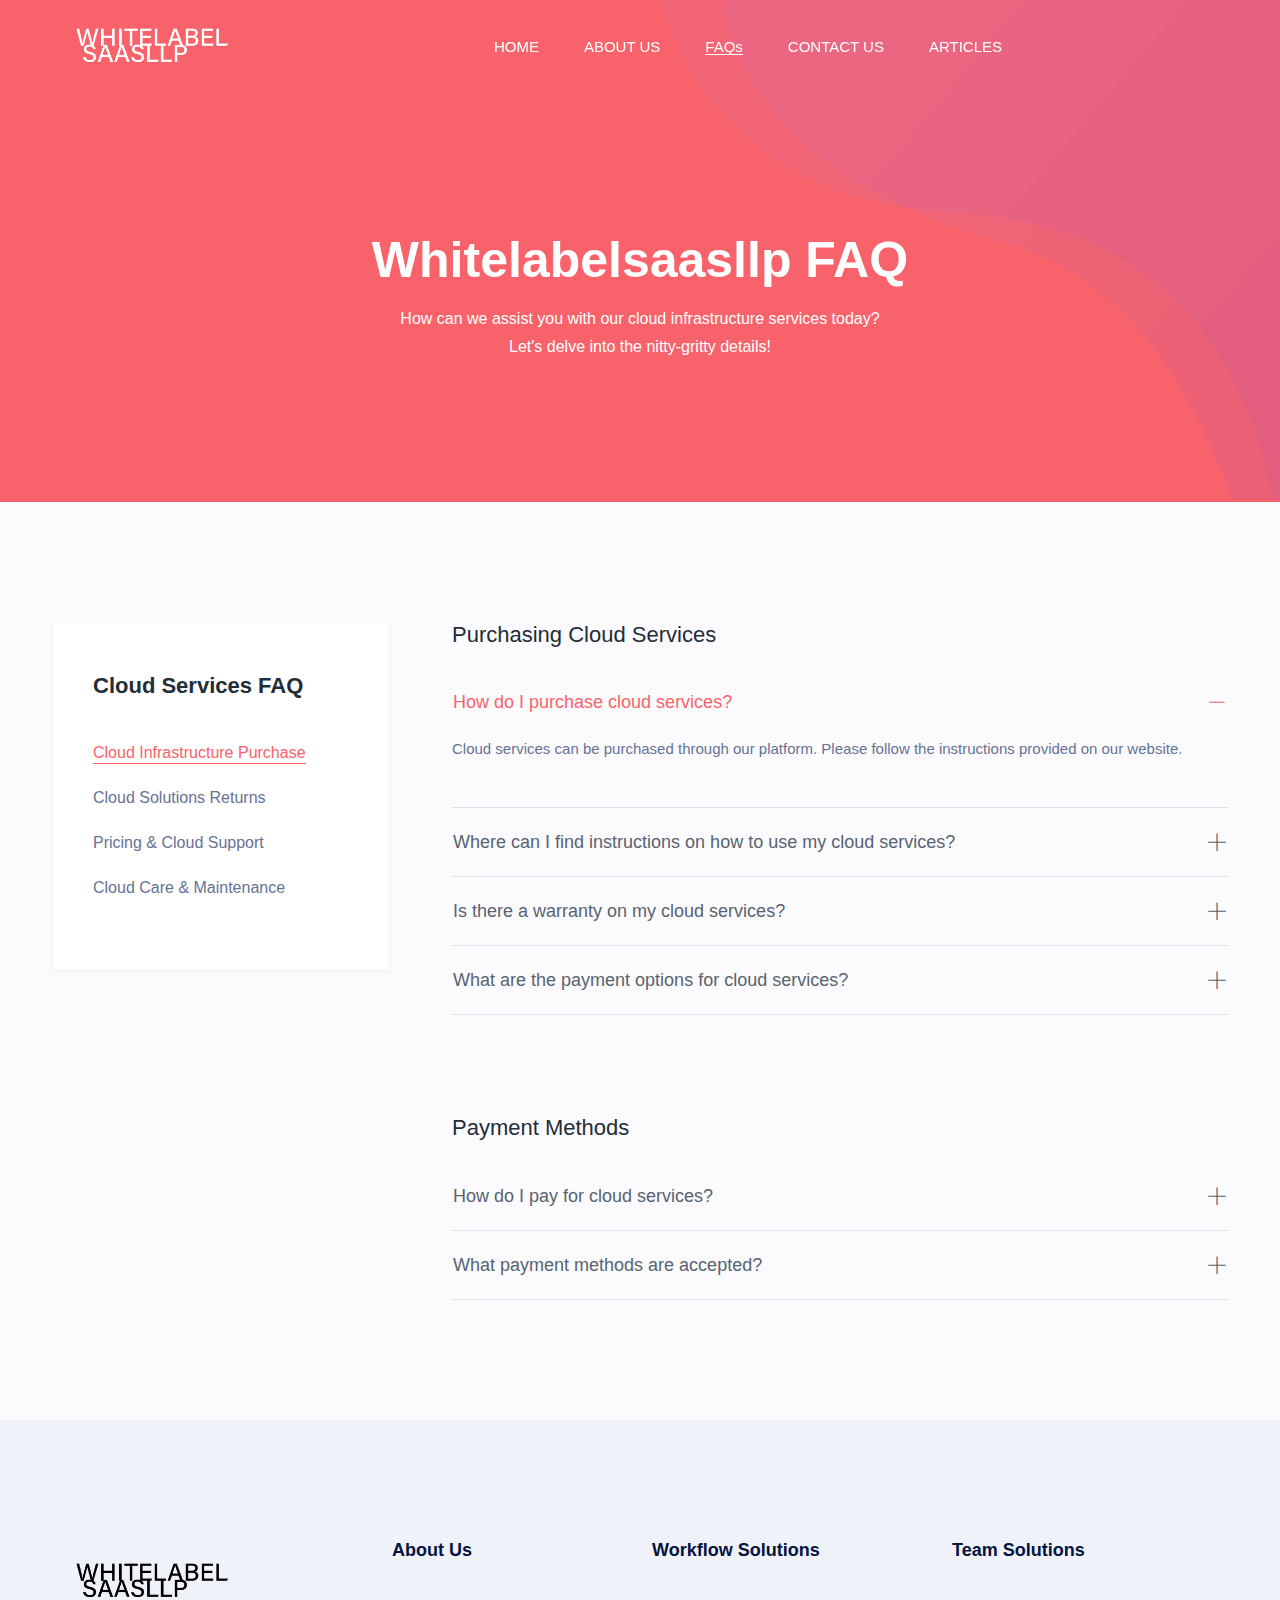
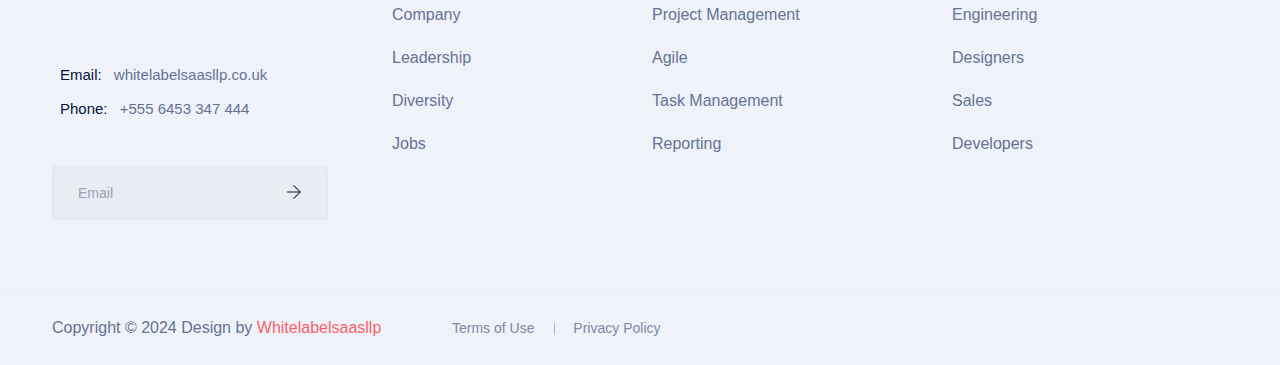
<file: faq.html>
<!DOCTYPE html>
<html lang="en">
  <head>
    <!-- Required meta tags -->
    <meta charset="utf-8" />
    <meta
      name="viewport"
      content="width=device-width, initial-scale=1, shrink-to-fit=no"
    />
    <link rel="shortcut icon" href="asset/favicon.png" type="image/x-icon" />
    <title>Whitelabelsaasllp || Cloud Infrastructure Development</title>
    <!-- Bootstrap CSS -->
    <link rel="stylesheet" href="css/bootstrap.min.css" />
    <link
      rel="stylesheet"
      href="vendors/bootstrap-selector/css/bootstrap-select.min.css"
    />
    <!--icon font css-->
    <link rel="stylesheet" href="vendors/themify-icon/themify-icons.css" />
    <link rel="stylesheet" href="vendors/flaticon/flaticon.css" />
    <link rel="stylesheet" href="vendors/animation/animate.css" />
    <link
      rel="stylesheet"
      href="vendors/owl-carousel/assets/owl.carousel.min.css"
    />
    <link rel="stylesheet" href="vendors/magnify-pop/magnific-popup.css" />
    <link rel="stylesheet" href="vendors/nice-select/nice-select.css" />
    <link rel="stylesheet" href="vendors/elagent/style.css" />
    <link
      rel="stylesheet"
      href="vendors/scroll/jquery.mCustomScrollbar.min.css"
    />
    <link rel="stylesheet" href="css/style.css" />
    <link rel="stylesheet" href="css/responsive.css" />
  </head>

  <body>
    <div id="preloader">
      <div id="ctn-preloader" class="ctn-preloader">
        <div class="animation-preloader">
          <div class="spinner"></div>
          <div class="txt-loading">
            <span data-text-preloader="W" class="letters-loading"> W </span>
            <span data-text-preloader="H" class="letters-loading"> H </span>
            <span data-text-preloader="I" class="letters-loading"> I </span>
            <span data-text-preloader="T" class="letters-loading"> T </span>
            <span data-text-preloader="E" class="letters-loading"> E </span>
            <span data-text-preloader="L" class="letters-loading"> L </span>
            <span data-text-preloader="A" class="letters-loading"> A </span>
            <span data-text-preloader="B" class="letters-loading"> B </span>
            <span data-text-preloader="E" class="letters-loading"> E </span>
            <span data-text-preloader="L" class="letters-loading"> L </span>
            <span data-text-preloader="S" class="letters-loading"> S </span>
            <span data-text-preloader="A" class="letters-loading"> A </span>
            <span data-text-preloader="A" class="letters-loading"> A </span>
            <span data-text-preloader="S" class="letters-loading"> S </span>
            <span data-text-preloader="L" class="letters-loading"> L </span>
            <span data-text-preloader="L" class="letters-loading"> L </span>
            <span data-text-preloader="P" class="letters-loading"> P </span>
          </div>
          <p class="text-center">Loading</p>
        </div>
        <div class="loader">
          <div class="row">
            <div class="col-3 loader-section section-left">
              <div class="bg"></div>
            </div>
            <div class="col-3 loader-section section-left">
              <div class="bg"></div>
            </div>
            <div class="col-3 loader-section section-right">
              <div class="bg"></div>
            </div>
            <div class="col-3 loader-section section-right">
              <div class="bg"></div>
            </div>
          </div>
        </div>
      </div>
    </div>
    <div class="body_wrapper">
      <header class="header_area">
        <nav class="navbar navbar-expand-lg menu_one menu_four">
          <div class="container">
            <a class="navbar-brand sticky_logo" href="#"
              ><img src="asset/logoW.png" alt="logo" width="200px" /><img
                src="asset/logoB.png"
                alt="logo"
                width="200px"
            /></a>
            <button
              class="navbar-toggler collapsed"
              type="button"
              data-bs-toggle="collapse"
              data-bs-target="#navbarSupportedContent"
              aria-controls="navbarSupportedContent"
              aria-expanded="false"
              aria-label="Toggle navigation"
            >
              <span class="menu_toggle">
                <span class="hamburger">
                  <span></span>
                  <span></span>
                  <span></span>
                </span>
                <span class="hamburger-cross">
                  <span></span>
                  <span></span>
                </span>
              </span>
            </button>

            <div
              class="collapse navbar-collapse justify-content-between"
              id="navbarSupportedContent"
            >
              <ul class="navbar-nav menu w_menu ms-auto me-auto">
                <li class="nav-item">
                  <a class="nav-link" href="index.html"> HOME </a>
                </li>
                <li class="nav-item">
                  <a title="about" class="nav-link" href="about.html"
                    >ABOUT US</a
                  >
                </li>
                <li class="nav-item active">
                  <a class="nav-link" href="faq.html"> FAQs </a>
                </li>
                <li class="nav-item">
                  <a class="nav-link" href="contact.html"> CONTACT US </a>
                </li>
                <li class="nav-item">
                  <a class="nav-link" href="blog.html"> ARTICLES </a>
                </li>
              </ul>
            </div>
          </div>
        </nav>
      </header>

      <section class="breadcrumb_area">
        <img
          class="breadcrumb_shap"
          src="img/breadcrumb/banner_bg.png"
          alt=""
        />
        <div class="container">
          <div class="breadcrumb_content text-center">
            <h1 class="f_p f_700 f_size_50 w_color l_height50 mb_20">
              Whitelabelsaasllp FAQ
            </h1>
            <p class="f_400 w_color f_size_16 l_height26">
              How can we assist you with our cloud infrastructure services
              today?<br />
              Let's delve into the nitty-gritty details!
            </p>
          </div>
        </div>
      </section>

      <section class="faq_area bg_color sec_pad">
        <div class="container">
          <div class="row">
            <div class="col-lg-4 pr_50">
              <div class="faq_tab">
                <h4 class="f_p t_color3 f_600 f_size_22 mb_40">
                  Cloud Services FAQ
                </h4>
                <ul class="nav nav-tabs" id="myTab" role="tablist">
                  <li class="nav-item">
                    <div
                      class="nav-link active"
                      id="purchas-tab"
                      data-bs-toggle="tab"
                      data-bs-target="#purchas-tab-pane"
                      role="tab"
                      aria-controls="purchas-tab"
                      aria-selected="true"
                    >
                      Cloud Infrastructure Purchase
                    </div>
                  </li>
                  <li class="nav-item">
                    <div
                      class="nav-link"
                      id="returns-tab"
                      data-bs-toggle="tab"
                      data-bs-target="#returns-tab-pane"
                      role="tab"
                      aria-controls="returns-tab"
                      aria-selected="false"
                    >
                      Cloud Solutions Returns
                    </div>
                  </li>
                  <li class="nav-item">
                    <div
                      class="nav-link"
                      id="price-tab"
                      data-bs-toggle="tab"
                      data-bs-target="#price-tab-pane"
                      role="tab"
                      aria-controls="price-tab"
                      aria-selected="false"
                    >
                      Pricing & Cloud Support
                    </div>
                  </li>
                  <li class="nav-item">
                    <div
                      class="nav-link"
                      id="care-tab"
                      data-bs-toggle="tab"
                      data-bs-target="#care-tab-pane"
                      role="tab"
                      aria-controls="care-tab"
                      aria-selected="false"
                    >
                      Cloud Care & Maintenance
                    </div>
                  </li>
                </ul>
              </div>
            </div>
            <div class="col-lg-8">
              <div class="tab-content faq_content" id="myTabContent">
                <div
                  class="tab-pane fade show active"
                  id="purchas-tab-pane"
                  role="tabpanel"
                  aria-labelledby="purchas-tab"
                >
                  <h3 class="f_p f_size_22 f_500 t_color3 mb_20">
                    Purchasing Cloud Services
                  </h3>
                  <div id="accordion">
                    <div class="card">
                      <div class="card-header" id="headingOne">
                        <h5 class="mb-0">
                          <button
                            class="btn btn-link"
                            data-bs-toggle="collapse"
                            data-bs-target="#collapseOne"
                            aria-expanded="true"
                            aria-controls="collapseOne"
                          >
                            How do I purchase cloud services?<i
                              class="ti-plus"
                            ></i
                            ><i class="ti-minus"></i>
                          </button>
                        </h5>
                      </div>

                      <div
                        id="collapseOne"
                        class="collapse show"
                        aria-labelledby="headingOne"
                        data-bs-parent="#accordion"
                      >
                        <div class="card-body">
                          Cloud services can be purchased through our platform.
                          Please follow the instructions provided on our
                          website.
                        </div>
                      </div>
                    </div>
                    <div class="card">
                      <div class="card-header" id="headingTwo">
                        <h5 class="mb-0">
                          <button
                            class="btn btn-link collapsed"
                            data-bs-toggle="collapse"
                            data-bs-target="#collapseTwo"
                            aria-expanded="false"
                            aria-controls="collapseTwo"
                          >
                            Where can I find instructions on how to use my cloud
                            services?<i class="ti-plus"></i
                            ><i class="ti-minus"></i>
                          </button>
                        </h5>
                      </div>
                      <div
                        id="collapseTwo"
                        class="collapse"
                        aria-labelledby="headingTwo"
                        data-bs-parent="#accordion"
                      >
                        <div class="card-body">
                          Instructions for using your cloud services are
                          available on our website's help section.
                        </div>
                      </div>
                    </div>
                    <div class="card">
                      <div class="card-header" id="headingThree">
                        <h5 class="mb-0">
                          <button
                            class="btn btn-link collapsed"
                            data-bs-toggle="collapse"
                            data-bs-target="#collapseThree"
                            aria-expanded="false"
                            aria-controls="collapseThree"
                          >
                            Is there a warranty on my cloud services?<i
                              class="ti-plus"
                            ></i
                            ><i class="ti-minus"></i>
                          </button>
                        </h5>
                      </div>
                      <div
                        id="collapseThree"
                        class="collapse"
                        aria-labelledby="headingThree"
                        data-bs-parent="#accordion"
                      >
                        <div class="card-body">
                          Our cloud services come with a warranty. Please refer
                          to our terms and conditions for more information.
                        </div>
                      </div>
                    </div>
                    <div class="card">
                      <div class="card-header" id="headingfour">
                        <h5 class="mb-0">
                          <button
                            class="btn btn-link collapsed"
                            data-bs-toggle="collapse"
                            data-bs-target="#collapsefour"
                            aria-expanded="false"
                            aria-controls="collapsefour"
                          >
                            What are the payment options for cloud services?<i
                              class="ti-plus"
                            ></i
                            ><i class="ti-minus"></i>
                          </button>
                        </h5>
                      </div>
                      <div
                        id="collapsefour"
                        class="collapse"
                        aria-labelledby="headingfour"
                        data-bs-parent="#accordion"
                      >
                        <div class="card-body">
                          We offer various payment options for purchasing cloud
                          services. Please visit our website for more details.
                        </div>
                      </div>
                    </div>
                  </div>
                  <h3 class="f_p f_size_22 f_500 t_color3 mb_20 mt_100">
                    Payment Methods
                  </h3>
                  <div id="accordion2">
                    <div class="card">
                      <div class="card-header" id="headingsix">
                        <h5 class="mb-0">
                          <button
                            class="btn btn-link collapsed"
                            data-bs-toggle="collapse"
                            data-bs-target="#collapsesix"
                            aria-expanded="false"
                            aria-controls="collapsesix"
                          >
                            How do I pay for cloud services?<i
                              class="ti-plus"
                            ></i
                            ><i class="ti-minus"></i>
                          </button>
                        </h5>
                      </div>
                      <div
                        id="collapsesix"
                        class="collapse"
                        aria-labelledby="headingsix"
                        data-bs-parent="#accordion2"
                      >
                        <div class="card-body">
                          Payment for cloud services can be made through our
                          secure payment gateway.
                        </div>
                      </div>
                    </div>
                    <div class="card">
                      <div class="card-header" id="headingseven">
                        <h5 class="mb-0">
                          <button
                            class="btn btn-link collapsed"
                            data-bs-toggle="collapse"
                            data-bs-target="#collapseseven"
                            aria-expanded="false"
                            aria-controls="collapseseven"
                          >
                            What payment methods are accepted?<i
                              class="ti-plus"
                            ></i
                            ><i class="ti-minus"></i>
                          </button>
                        </h5>
                      </div>
                      <div
                        id="collapseseven"
                        class="collapse"
                        aria-labelledby="headingseven"
                        data-bs-parent="#accordion2"
                      >
                        <div class="card-body">
                          We accept various payment methods, including credit
                          cards and online transfers.
                        </div>
                      </div>
                    </div>
                  </div>
                </div>

                <div
                  class="tab-pane fade"
                  id="returns-tab-pane"
                  role="tabpanel"
                  aria-labelledby="returns-tab"
                >
                  <h3 class="f_p f_size_22 f_500 t_color3 mb_20">
                    Returns Process
                  </h3>
                  <div id="accordion3">
                    <div class="card">
                      <div class="card-header" id="heading10">
                        <h5 class="mb-0">
                          <button
                            class="btn btn-link"
                            data-bs-toggle="collapse"
                            data-bs-target="#collapse10"
                            aria-expanded="true"
                            aria-controls="collapse10"
                          >
                            How do I return an item?<i class="ti-plus"></i
                            ><i class="ti-minus"></i>
                          </button>
                        </h5>
                      </div>

                      <div
                        id="collapse10"
                        class="collapse show"
                        aria-labelledby="heading10"
                        data-bs-parent="#accordion3"
                      >
                        <div class="card-body">
                          Our returns process is straightforward. Please follow
                          the instructions on our website to initiate a return.
                        </div>
                      </div>
                    </div>
                    <div class="card">
                      <div class="card-header" id="heading11">
                        <h5 class="mb-0">
                          <button
                            class="btn btn-link collapsed"
                            data-bs-toggle="collapse"
                            data-bs-target="#collapse11"
                            aria-expanded="false"
                            aria-controls="collapse11"
                          >
                            Where can I find return instructions?<i
                              class="ti-plus"
                            ></i
                            ><i class="ti-minus"></i>
                          </button>
                        </h5>
                      </div>
                      <div
                        id="collapse11"
                        class="collapse"
                        aria-labelledby="heading11"
                        data-bs-parent="#accordion3"
                      >
                        <div class="card-body">
                          Return instructions are available on our website.
                          Please refer to the returns section for more details.
                        </div>
                      </div>
                    </div>
                    <div class="card">
                      <div class="card-header" id="heading12">
                        <h5 class="mb-0">
                          <button
                            class="btn btn-link collapsed"
                            data-bs-toggle="collapse"
                            data-bs-target="#collapse12"
                            aria-expanded="false"
                            aria-controls="collapse12"
                          >
                            Is there a return policy?<i class="ti-plus"></i
                            ><i class="ti-minus"></i>
                          </button>
                        </h5>
                      </div>
                      <div
                        id="collapse12"
                        class="collapse"
                        aria-labelledby="heading12"
                        data-bs-parent="#accordion3"
                      >
                        <div class="card-body">
                          Yes, we have a return policy in place. Please review
                          our terms and conditions for more information.
                        </div>
                      </div>
                    </div>
                    <div class="card">
                      <div class="card-header" id="heading13">
                        <h5 class="mb-0">
                          <button
                            class="btn btn-link collapsed"
                            data-bs-toggle="collapse"
                            data-bs-target="#collapse13"
                            aria-expanded="false"
                            aria-controls="collapse13"
                          >
                            How long does the return process take?<i
                              class="ti-plus"
                            ></i
                            ><i class="ti-minus"></i>
                          </button>
                        </h5>
                      </div>
                      <div
                        id="collapse13"
                        class="collapse"
                        aria-labelledby="heading13"
                        data-bs-parent="#accordion3"
                      >
                        <div class="card-body">
                          The return process typically takes a few business days
                          from the time the item is received at our facility.
                        </div>
                      </div>
                    </div>
                    <div class="card">
                      <div class="card-header" id="heading14">
                        <h5 class="mb-0">
                          <button
                            class="btn btn-link collapsed"
                            data-bs-toggle="collapse"
                            data-bs-target="#collapse14"
                            aria-expanded="false"
                            aria-controls="collapse14"
                          >
                            Can I exchange an item?<i class="ti-plus"></i
                            ><i class="ti-minus"></i>
                          </button>
                        </h5>
                      </div>
                      <div
                        id="collapse14"
                        class="collapse"
                        aria-labelledby="heading14"
                        data-bs-parent="#accordion3"
                      >
                        <div class="card-body">
                          Yes, we offer exchanges for eligible items. Please
                          contact our customer support for assistance.
                        </div>
                      </div>
                    </div>
                  </div>
                </div>

                <div
                  class="tab-pane fade"
                  id="price-tab-pane"
                  role="tabpanel"
                  aria-labelledby="price-tab"
                >
                  <h3 class="f_p f_size_22 f_500 t_color3 mb_20">
                    How to Purchase Cloud Services
                  </h3>
                  <div id="accordion4">
                    <div class="card">
                      <div class="card-header" id="heading15">
                        <h5 class="mb-0">
                          <button
                            class="btn btn-link"
                            data-bs-toggle="collapse"
                            data-bs-target="#collapse15"
                            aria-expanded="true"
                            aria-controls="collapse15"
                          >
                            How do I deploy a cloud service?<i
                              class="ti-plus"
                            ></i
                            ><i class="ti-minus"></i>
                          </button>
                        </h5>
                      </div>

                      <div
                        id="collapse15"
                        class="collapse show"
                        aria-labelledby="heading15"
                        data-bs-parent="#accordion4"
                      >
                        <div class="card-body">
                          Our deployment process ensures seamless integration of
                          cloud services. Learn more on our website.
                        </div>
                      </div>
                    </div>
                    <div class="card">
                      <div class="card-header" id="heading16">
                        <h5 class="mb-0">
                          <button
                            class="btn btn-link collapsed"
                            data-bs-toggle="collapse"
                            data-bs-target="#collapse16"
                            aria-expanded="false"
                            aria-controls="collapse16"
                          >
                            Where can I find cloud service documentation?<i
                              class="ti-plus"
                            ></i
                            ><i class="ti-minus"></i>
                          </button>
                        </h5>
                      </div>
                      <div
                        id="collapse16"
                        class="collapse"
                        aria-labelledby="heading16"
                        data-bs-parent="#accordion4"
                      >
                        <div class="card-body">
                          Cloud service documentation is available on our
                          website. Please refer to the documentation section for
                          more details.
                        </div>
                      </div>
                    </div>
                    <div class="card">
                      <div class="card-header" id="heading17">
                        <h5 class="mb-0">
                          <button
                            class="btn btn-link collapsed"
                            data-bs-toggle="collapse"
                            data-bs-target="#collapse17"
                            aria-expanded="false"
                            aria-controls="collapse17"
                          >
                            Is there a support warranty on my cloud service?<i
                              class="ti-plus"
                            ></i
                            ><i class="ti-minus"></i>
                          </button>
                        </h5>
                      </div>
                      <div
                        id="collapse17"
                        class="collapse"
                        aria-labelledby="heading17"
                        data-bs-parent="#accordion4"
                      >
                        <div class="card-body">
                          Our support team ensures the smooth functioning of
                          your cloud services. Learn more about our support
                          warranty.
                        </div>
                      </div>
                    </div>
                    <div class="card">
                      <div class="card-header" id="heading18">
                        <h5 class="mb-0">
                          <button
                            class="btn btn-link collapsed"
                            data-bs-toggle="collapse"
                            data-bs-target="#collapse18"
                            aria-expanded="false"
                            aria-controls="collapse18"
                          >
                            Is there a trial period for my cloud service?<i
                              class="ti-plus"
                            ></i
                            ><i class="ti-minus"></i>
                          </button>
                        </h5>
                      </div>
                      <div
                        id="collapse18"
                        class="collapse"
                        aria-labelledby="heading18"
                        data-bs-parent="#accordion4"
                      >
                        <div class="card-body">
                          Yes, we offer a trial period for you to test our cloud
                          services before committing to a subscription.
                        </div>
                      </div>
                    </div>
                    <div class="card">
                      <div class="card-header" id="heading19">
                        <h5 class="mb-0">
                          <button
                            class="btn btn-link collapsed"
                            data-bs-toggle="collapse"
                            data-bs-target="#collapse19"
                            aria-expanded="false"
                            aria-controls="collapse19"
                          >
                            How do I cancel my cloud service subscription?<i
                              class="ti-plus"
                            ></i
                            ><i class="ti-minus"></i>
                          </button>
                        </h5>
                      </div>
                      <div
                        id="collapse19"
                        class="collapse"
                        aria-labelledby="heading19"
                        data-bs-parent="#accordion4"
                      >
                        <div class="card-body">
                          Cancelling your cloud service subscription is easy.
                          Simply follow the instructions on our website.
                        </div>
                      </div>
                    </div>
                  </div>
                  <h3 class="f_p f_size_22 f_500 t_color3 mb_20 mt_100">
                    How to Pay for Cloud Services
                  </h3>
                  <div id="accordion5">
                    <div class="card">
                      <div class="card-header" id="heading20">
                        <h5 class="mb-0">
                          <button
                            class="btn btn-link collapsed"
                            data-bs-toggle="collapse"
                            data-bs-target="#collapse20"
                            aria-expanded="false"
                            aria-controls="collapse20"
                          >
                            What payment methods do you accept?<i
                              class="ti-plus"
                            ></i
                            ><i class="ti-minus"></i>
                          </button>
                        </h5>
                      </div>
                      <div
                        id="collapse20"
                        class="collapse"
                        aria-labelledby="heading20"
                        data-bs-parent="#accordion5"
                      >
                        <div class="card-body">
                          We accept various payment methods, including credit
                          cards, PayPal, and bank transfers. Learn more on our
                          website.
                        </div>
                      </div>
                    </div>
                    <div class="card">
                      <div class="card-header" id="heading21">
                        <h5 class="mb-0">
                          <button
                            class="btn btn-link collapsed"
                            data-bs-toggle="collapse"
                            data-bs-target="#collapse21"
                            aria-expanded="false"
                            aria-controls="collapse21"
                          >
                            Can I set up automatic payments?<i
                              class="ti-plus"
                            ></i
                            ><i class="ti-minus"></i>
                          </button>
                        </h5>
                      </div>
                      <div
                        id="collapse21"
                        class="collapse"
                        aria-labelledby="heading21"
                        data-bs-parent="#accordion5"
                      >
                        <div class="card-body">
                          Yes, you can set up automatic payments for your cloud
                          service subscription for convenience and peace of
                          mind.
                        </div>
                      </div>
                    </div>
                    <div class="card">
                      <div class="card-header" id="heading22">
                        <h5 class="mb-0">
                          <button
                            class="btn btn-link collapsed"
                            data-bs-toggle="collapse"
                            data-bs-target="#collapse22"
                            aria-expanded="false"
                            aria-controls="collapse22"
                          >
                            Is there a refund policy for cloud services?<i
                              class="ti-plus"
                            ></i
                            ><i class="ti-minus"></i>
                          </button>
                        </h5>
                      </div>
                      <div
                        id="collapse22"
                        class="collapse"
                        aria-labelledby="heading22"
                        data-bs-parent="#accordion5"
                      >
                        <div class="card-body">
                          Our refund policy for cloud services ensures that you
                          are satisfied with your purchase. Learn more on our
                          website.
                        </div>
                      </div>
                    </div>
                    <div class="card">
                      <div class="card-header" id="heading23">
                        <h5 class="mb-0">
                          <button
                            class="btn btn-link collapsed"
                            data-bs-toggle="collapse"
                            data-bs-target="#collapse23"
                            aria-expanded="false"
                            aria-controls="collapse23"
                          >
                            How do I update my payment information?<i
                              class="ti-plus"
                            ></i
                            ><i class="ti-minus"></i>
                          </button>
                        </h5>
                      </div>
                      <div
                        id="collapse23"
                        class="collapse"
                        aria-labelledby="heading23"
                        data-bs-parent="#accordion5"
                      >
                        <div class="card-body">
                          You can easily update your payment information through
                          your account settings on our website.
                        </div>
                      </div>
                    </div>
                  </div>
                </div>

                <div
                  class="tab-pane fade"
                  id="care-tab-pane"
                  role="tabpanel"
                  aria-labelledby="care-tab"
                >
                  <h3 class="f_p f_size_22 f_500 t_color3 mb_20">
                    How to Deploy Cloud Infrastructure
                  </h3>
                  <div id="accordion6">
                    <div class="card">
                      <div class="card-header" id="heading24">
                        <h5 class="mb-0">
                          <button
                            class="btn btn-link"
                            data-bs-toggle="collapse"
                            data-bs-target="#collapse24"
                            aria-expanded="true"
                            aria-controls="collapse24"
                          >
                            How do I deploy a cloud infrastructure?<i
                              class="ti-plus"
                            ></i
                            ><i class="ti-minus"></i>
                          </button>
                        </h5>
                      </div>

                      <div
                        id="collapse24"
                        class="collapse show"
                        aria-labelledby="heading24"
                        data-bs-parent="#accordion6"
                      >
                        <div class="card-body">
                          Our deployment process ensures seamless integration of
                          cloud infrastructure. Learn more on our website.
                        </div>
                      </div>
                    </div>
                    <div class="card">
                      <div class="card-header" id="heading25">
                        <h5 class="mb-0">
                          <button
                            class="btn btn-link collapsed"
                            data-bs-toggle="collapse"
                            data-bs-target="#collapse25"
                            aria-expanded="false"
                            aria-controls="collapse25"
                          >
                            Where can I find cloud infrastructure
                            documentation?<i class="ti-plus"></i
                            ><i class="ti-minus"></i>
                          </button>
                        </h5>
                      </div>
                      <div
                        id="collapse25"
                        class="collapse"
                        aria-labelledby="heading25"
                        data-bs-parent="#accordion6"
                      >
                        <div class="card-body">
                          Cloud infrastructure documentation is available on our
                          website. Please refer to the documentation section for
                          more details.
                        </div>
                      </div>
                    </div>
                    <div class="card">
                      <div class="card-header" id="heading26">
                        <h5 class="mb-0">
                          <button
                            class="btn btn-link collapsed"
                            data-bs-toggle="collapse"
                            data-bs-target="#collapse26"
                            aria-expanded="false"
                            aria-controls="collapse26"
                          >
                            Is there a support warranty on my cloud
                            infrastructure?<i class="ti-plus"></i
                            ><i class="ti-minus"></i>
                          </button>
                        </h5>
                      </div>
                      <div
                        id="collapse26"
                        class="collapse"
                        aria-labelledby="heading26"
                        data-bs-parent="#accordion6"
                      >
                        <div class="card-body">
                          Our support team ensures the smooth functioning of
                          your cloud infrastructure. Learn more about our
                          support warranty.
                        </div>
                      </div>
                    </div>
                    <div class="card">
                      <div class="card-header" id="heading27">
                        <h5 class="mb-0">
                          <button
                            class="btn btn-link collapsed"
                            data-bs-toggle="collapse"
                            data-bs-target="#collapse27"
                            aria-expanded="false"
                            aria-controls="collapse27"
                          >
                            Is there a trial period for my cloud
                            infrastructure?<i class="ti-plus"></i
                            ><i class="ti-minus"></i>
                          </button>
                        </h5>
                      </div>
                      <div
                        id="collapse27"
                        class="collapse"
                        aria-labelledby="heading27"
                        data-bs-parent="#accordion6"
                      >
                        <div class="card-body">
                          Yes, we offer a trial period for you to test our cloud
                          infrastructure before committing to a subscription.
                        </div>
                      </div>
                    </div>
                    <div class="card">
                      <div class="card-header" id="heading28">
                        <h5 class="mb-0">
                          <button
                            class="btn btn-link collapsed"
                            data-bs-toggle="collapse"
                            data-bs-target="#collapse28"
                            aria-expanded="false"
                            aria-controls="collapse28"
                          >
                            How do I cancel my cloud infrastructure
                            subscription?<i class="ti-plus"></i
                            ><i class="ti-minus"></i>
                          </button>
                        </h5>
                      </div>
                      <div
                        id="collapse28"
                        class="collapse"
                        aria-labelledby="heading28"
                        data-bs-parent="#accordion6"
                      >
                        <div class="card-body">
                          Cancelling your cloud infrastructure subscription is
                          easy. Simply follow the instructions on our website.
                        </div>
                      </div>
                    </div>
                  </div>
                </div>
              </div>
            </div>
          </div>
        </div>
      </section>

      <footer class="footer_area footer_area_four f_bg">
        <div class="footer_top">
          <div class="container">
            <div class="row">
              <div class="col-lg-3 col-md-6">
                <div class="f_widget company_widget">
                  <a href="index.html" class="f-logo"
                    ><img src="asset/logoB.png" alt="logo" width="200px"
                  /></a>
                  <div class="widget-wrap">
                    <p class="f_400 f_p f_size_15 mb-0 l_height34">
                      <span>Email:</span>
                      <a href="mailto:whitelabelsaasllp.co.uk" class="f_400"
                        >whitelabelsaasllp.co.uk</a
                      >
                    </p>
                    <p class="f_400 f_p f_size_15 mb-0 l_height34">
                      <span>Phone:</span>
                      <a href="tel:+555 6453 347 444" class="f_400"
                        >+555 6453 347 444</a
                      >
                    </p>
                  </div>
                  <form
                    action="mailto:whitelabelsaasllp.co.uk"
                    class="f_subscribe mailchimp"
                    method="post"
                  >
                    <input
                      type="text"
                      name="EMAIL"
                      class="form-control memail"
                      placeholder="Email"
                    />
                    <button class="btn btn-submit" type="submit">
                      <i class="ti-arrow-right"></i>
                    </button>
                    <p class="mchimp-errmessage" style="display: none"></p>
                    <p class="mchimp-sucmessage" style="display: none"></p>
                  </form>
                </div>
              </div>
              <div class="col-lg-3 col-md-6">
                <div class="f_widget about-widget pl_40">
                  <h3 class="f-title f_600 t_color f_size_18 mb_40">
                    About Us
                  </h3>
                  <ul class="list-unstyled f_list">
                    <li><a href="#">Company</a></li>
                    <li><a href="#">Leadership</a></li>
                    <li><a href="#">Diversity</a></li>
                    <li><a href="#">Jobs</a></li>
                  </ul>
                </div>
              </div>
              <div class="col-lg-3 col-md-6">
                <div class="f_widget about-widget">
                  <h3 class="f-title f_600 t_color f_size_18 mb_40">
                    Workflow Solutions
                  </h3>
                  <ul class="list-unstyled f_list">
                    <li><a href="#">Project Management</a></li>
                    <li><a href="#">Agile</a></li>
                    <li><a href="#">Task Management</a></li>
                    <li><a href="#">Reporting</a></li>
                  </ul>
                </div>
              </div>
              <div class="col-lg-3 col-md-6">
                <div class="f_widget about-widget">
                  <h3 class="f-title f_600 t_color f_size_18 mb_40">
                    Team Solutions
                  </h3>
                  <ul class="list-unstyled f_list">
                    <li><a href="#">Engineering</a></li>
                    <li><a href="#">Designers</a></li>
                    <li><a href="#">Sales</a></li>
                    <li><a href="#">Developers</a></li>
                  </ul>
                </div>
              </div>
            </div>
          </div>
        </div>
        <div class="footer_bottom">
          <div class="container">
            <div class="row align-items-center">
              <div class="col-lg-4 col-md-5 col-sm-6">
                <p class="mb-0 f_400">
                  Copyright © 2024 Design by <a href="#">Whitelabelsaasllp</a>
                </p>
              </div>
              <div class="col-lg-4 col-md-4 col-sm-12">
                <ul class="list-unstyled f_menu text-right">
                  <li><a href="#">Terms of Use</a></li>
                  <li><a href="#">Privacy Policy</a></li>
                </ul>
              </div>
            </div>
          </div>
        </div>
      </footer>
    </div>
    <!-- Optional JavaScript -->
    <!-- jQuery first, then Popper.js, then Bootstrap JS -->
    <script src="js/jquery-3.6.0.min.js"></script>
    <script src="js/popper.min.js"></script>
    <script src="js/bootstrap.min.js"></script>
    <script src="vendors/wow/wow.min.js"></script>
    <script src="vendors/sckroller/jquery.parallax-scroll.js"></script>
    <script src="vendors/owl-carousel/owl.carousel.min.js"></script>
    <script src="vendors/imagesloaded/imagesloaded.pkgd.min.js"></script>
    <script src="vendors/isotope/isotope-min.js"></script>
    <script src="vendors/magnify-pop/jquery.magnific-popup.min.js"></script>
    <script src="vendors/scroll/jquery.mCustomScrollbar.concat.min.js"></script>
    <script src="js/plugins.js"></script>
    <script src="js/main.js"></script>
  </body>

  <!-- Mirrored from html.droitlab.com/saasland/faq.html by HTTrack Website Copier/3.x [XR&CO'2014], Wed, 13 Mar 2024 10:15:09 GMT -->
</html>
</file>
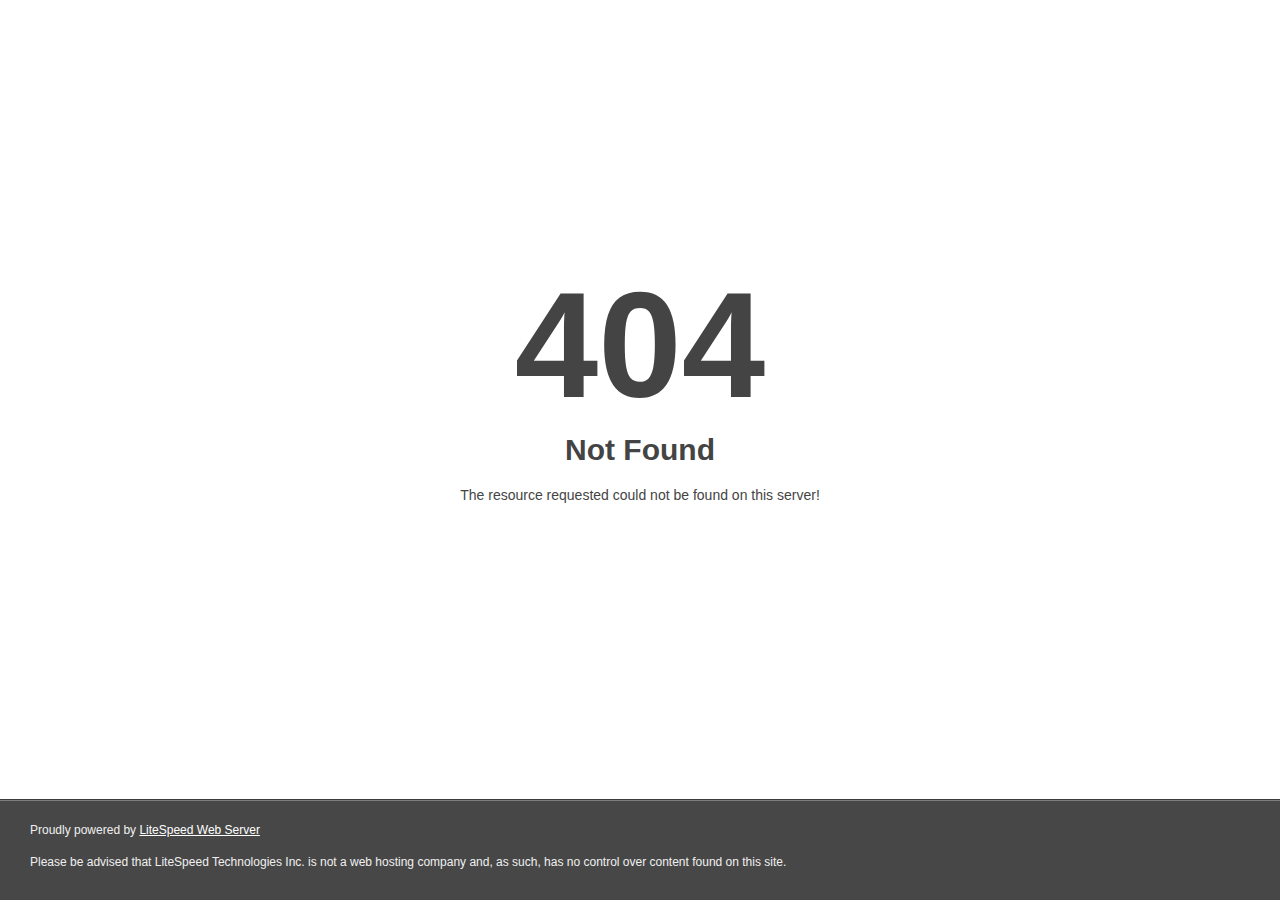
<file: img/home7/iPhonex2.html>
<!DOCTYPE html>
<html style="height:100%">
<head>
<meta name="viewport" content="width=device-width, initial-scale=1, shrink-to-fit=no" />
<title> 404 Not Found
</title></head>
<body style="color: #444; margin:0;font: normal 14px/20px Arial, Helvetica, sans-serif; height:100%; background-color: #fff;">
<div style="height:auto; min-height:100%; ">     <div style="text-align: center; width:800px; margin-left: -400px; position:absolute; top: 30%; left:50%;">
        <h1 style="margin:0; font-size:150px; line-height:150px; font-weight:bold;">404</h1>
<h2 style="margin-top:20px;font-size: 30px;">Not Found
</h2>
<p>The resource requested could not be found on this server!</p>
</div></div><div style="color:#f0f0f0; font-size:12px;margin:auto;padding:0px 30px 0px 30px;position:relative;clear:both;height:100px;margin-top:-101px;background-color:#474747;border-top: 1px solid rgba(0,0,0,0.15);box-shadow: 0 1px 0 rgba(255, 255, 255, 0.3) inset;">
<br>Proudly powered by  <a style="color:#fff;" href="http://www.litespeedtech.com/error-page">LiteSpeed Web Server</a><p>Please be advised that LiteSpeed Technologies Inc. is not a web hosting company and, as such, has no control over content found on this site.</p></div></body></html>
</file>
<file: vendors/themify-icon/themify-icons.css>
@font-face {
	font-family: 'themify';
	src:url('fonts/themify9f24.html?-fvbane');
	src:url('fonts/themifyd41d.html?#iefix-fvbane') format('embedded-opentype'),
		url('fonts/themify9f24.woff?-fvbane') format('woff'),
		url('fonts/themify9f24.ttf?-fvbane') format('truetype'),
		url('fonts/themify9f24-2.html?-fvbane#themify') format('svg');
	font-weight: normal;
	font-style: normal;
}

[class^="ti-"], [class*=" ti-"] {
	font-family: 'themify';
	speak: none;
	font-style: normal;
	font-weight: normal;
	font-variant: normal;
	text-transform: none;
	line-height: 1;

	/* Better Font Rendering =========== */
	-webkit-font-smoothing: antialiased;
	-moz-osx-font-smoothing: grayscale;
}

.ti-wand:before {
	content: "\e600";
}
.ti-volume:before {
	content: "\e601";
}
.ti-user:before {
	content: "\e602";
}
.ti-unlock:before {
	content: "\e603";
}
.ti-unlink:before {
	content: "\e604";
}
.ti-trash:before {
	content: "\e605";
}
.ti-thought:before {
	content: "\e606";
}
.ti-target:before {
	content: "\e607";
}
.ti-tag:before {
	content: "\e608";
}
.ti-tablet:before {
	content: "\e609";
}
.ti-star:before {
	content: "\e60a";
}
.ti-spray:before {
	content: "\e60b";
}
.ti-signal:before {
	content: "\e60c";
}
.ti-shopping-cart:before {
	content: "\e60d";
}
.ti-shopping-cart-full:before {
	content: "\e60e";
}
.ti-settings:before {
	content: "\e60f";
}
.ti-search:before {
	content: "\e610";
}
.ti-zoom-in:before {
	content: "\e611";
}
.ti-zoom-out:before {
	content: "\e612";
}
.ti-cut:before {
	content: "\e613";
}
.ti-ruler:before {
	content: "\e614";
}
.ti-ruler-pencil:before {
	content: "\e615";
}
.ti-ruler-alt:before {
	content: "\e616";
}
.ti-bookmark:before {
	content: "\e617";
}
.ti-bookmark-alt:before {
	content: "\e618";
}
.ti-reload:before {
	content: "\e619";
}
.ti-plus:before {
	content: "\e61a";
}
.ti-pin:before {
	content: "\e61b";
}
.ti-pencil:before {
	content: "\e61c";
}
.ti-pencil-alt:before {
	content: "\e61d";
}
.ti-paint-roller:before {
	content: "\e61e";
}
.ti-paint-bucket:before {
	content: "\e61f";
}
.ti-na:before {
	content: "\e620";
}
.ti-mobile:before {
	content: "\e621";
}
.ti-minus:before {
	content: "\e622";
}
.ti-medall:before {
	content: "\e623";
}
.ti-medall-alt:before {
	content: "\e624";
}
.ti-marker:before {
	content: "\e625";
}
.ti-marker-alt:before {
	content: "\e626";
}
.ti-arrow-up:before {
	content: "\e627";
}
.ti-arrow-right:before {
	content: "\e628";
}
.ti-arrow-left:before {
	content: "\e629";
}
.ti-arrow-down:before {
	content: "\e62a";
}
.ti-lock:before {
	content: "\e62b";
}
.ti-location-arrow:before {
	content: "\e62c";
}
.ti-link:before {
	content: "\e62d";
}
.ti-layout:before {
	content: "\e62e";
}
.ti-layers:before {
	content: "\e62f";
}
.ti-layers-alt:before {
	content: "\e630";
}
.ti-key:before {
	content: "\e631";
}
.ti-import:before {
	content: "\e632";
}
.ti-image:before {
	content: "\e633";
}
.ti-heart:before {
	content: "\e634";
}
.ti-heart-broken:before {
	content: "\e635";
}
.ti-hand-stop:before {
	content: "\e636";
}
.ti-hand-open:before {
	content: "\e637";
}
.ti-hand-drag:before {
	content: "\e638";
}
.ti-folder:before {
	content: "\e639";
}
.ti-flag:before {
	content: "\e63a";
}
.ti-flag-alt:before {
	content: "\e63b";
}
.ti-flag-alt-2:before {
	content: "\e63c";
}
.ti-eye:before {
	content: "\e63d";
}
.ti-export:before {
	content: "\e63e";
}
.ti-exchange-vertical:before {
	content: "\e63f";
}
.ti-desktop:before {
	content: "\e640";
}
.ti-cup:before {
	content: "\e641";
}
.ti-crown:before {
	content: "\e642";
}
.ti-comments:before {
	content: "\e643";
}
.ti-comment:before {
	content: "\e644";
}
.ti-comment-alt:before {
	content: "\e645";
}
.ti-close:before {
	content: "\e646";
}
.ti-clip:before {
	content: "\e647";
}
.ti-angle-up:before {
	content: "\e648";
}
.ti-angle-right:before {
	content: "\e649";
}
.ti-angle-left:before {
	content: "\e64a";
}
.ti-angle-down:before {
	content: "\e64b";
}
.ti-check:before {
	content: "\e64c";
}
.ti-check-box:before {
	content: "\e64d";
}
.ti-camera:before {
	content: "\e64e";
}
.ti-announcement:before {
	content: "\e64f";
}
.ti-brush:before {
	content: "\e650";
}
.ti-briefcase:before {
	content: "\e651";
}
.ti-bolt:before {
	content: "\e652";
}
.ti-bolt-alt:before {
	content: "\e653";
}
.ti-blackboard:before {
	content: "\e654";
}
.ti-bag:before {
	content: "\e655";
}
.ti-move:before {
	content: "\e656";
}
.ti-arrows-vertical:before {
	content: "\e657";
}
.ti-arrows-horizontal:before {
	content: "\e658";
}
.ti-fullscreen:before {
	content: "\e659";
}
.ti-arrow-top-right:before {
	content: "\e65a";
}
.ti-arrow-top-left:before {
	content: "\e65b";
}
.ti-arrow-circle-up:before {
	content: "\e65c";
}
.ti-arrow-circle-right:before {
	content: "\e65d";
}
.ti-arrow-circle-left:before {
	content: "\e65e";
}
.ti-arrow-circle-down:before {
	content: "\e65f";
}
.ti-angle-double-up:before {
	content: "\e660";
}
.ti-angle-double-right:before {
	content: "\e661";
}
.ti-angle-double-left:before {
	content: "\e662";
}
.ti-angle-double-down:before {
	content: "\e663";
}
.ti-zip:before {
	content: "\e664";
}
.ti-world:before {
	content: "\e665";
}
.ti-wheelchair:before {
	content: "\e666";
}
.ti-view-list:before {
	content: "\e667";
}
.ti-view-list-alt:before {
	content: "\e668";
}
.ti-view-grid:before {
	content: "\e669";
}
.ti-uppercase:before {
	content: "\e66a";
}
.ti-upload:before {
	content: "\e66b";
}
.ti-underline:before {
	content: "\e66c";
}
.ti-truck:before {
	content: "\e66d";
}
.ti-timer:before {
	content: "\e66e";
}
.ti-ticket:before {
	content: "\e66f";
}
.ti-thumb-up:before {
	content: "\e670";
}
.ti-thumb-down:before {
	content: "\e671";
}
.ti-text:before {
	content: "\e672";
}
.ti-stats-up:before {
	content: "\e673";
}
.ti-stats-down:before {
	content: "\e674";
}
.ti-split-v:before {
	content: "\e675";
}
.ti-split-h:before {
	content: "\e676";
}
.ti-smallcap:before {
	content: "\e677";
}
.ti-shine:before {
	content: "\e678";
}
.ti-shift-right:before {
	content: "\e679";
}
.ti-shift-left:before {
	content: "\e67a";
}
.ti-shield:before {
	content: "\e67b";
}
.ti-notepad:before {
	content: "\e67c";
}
.ti-server:before {
	content: "\e67d";
}
.ti-quote-right:before {
	content: "\e67e";
}
.ti-quote-left:before {
	content: "\e67f";
}
.ti-pulse:before {
	content: "\e680";
}
.ti-printer:before {
	content: "\e681";
}
.ti-power-off:before {
	content: "\e682";
}
.ti-plug:before {
	content: "\e683";
}
.ti-pie-chart:before {
	content: "\e684";
}
.ti-paragraph:before {
	content: "\e685";
}
.ti-panel:before {
	content: "\e686";
}
.ti-package:before {
	content: "\e687";
}
.ti-music:before {
	content: "\e688";
}
.ti-music-alt:before {
	content: "\e689";
}
.ti-mouse:before {
	content: "\e68a";
}
.ti-mouse-alt:before {
	content: "\e68b";
}
.ti-money:before {
	content: "\e68c";
}
.ti-microphone:before {
	content: "\e68d";
}
.ti-menu:before {
	content: "\e68e";
}
.ti-menu-alt:before {
	content: "\e68f";
}
.ti-map:before {
	content: "\e690";
}
.ti-map-alt:before {
	content: "\e691";
}
.ti-loop:before {
	content: "\e692";
}
.ti-location-pin:before {
	content: "\e693";
}
.ti-list:before {
	content: "\e694";
}
.ti-light-bulb:before {
	content: "\e695";
}
.ti-Italic:before {
	content: "\e696";
}
.ti-info:before {
	content: "\e697";
}
.ti-infinite:before {
	content: "\e698";
}
.ti-id-badge:before {
	content: "\e699";
}
.ti-hummer:before {
	content: "\e69a";
}
.ti-home:before {
	content: "\e69b";
}
.ti-help:before {
	content: "\e69c";
}
.ti-headphone:before {
	content: "\e69d";
}
.ti-harddrives:before {
	content: "\e69e";
}
.ti-harddrive:before {
	content: "\e69f";
}
.ti-gift:before {
	content: "\e6a0";
}
.ti-game:before {
	content: "\e6a1";
}
.ti-filter:before {
	content: "\e6a2";
}
.ti-files:before {
	content: "\e6a3";
}
.ti-file:before {
	content: "\e6a4";
}
.ti-eraser:before {
	content: "\e6a5";
}
.ti-envelope:before {
	content: "\e6a6";
}
.ti-download:before {
	content: "\e6a7";
}
.ti-direction:before {
	content: "\e6a8";
}
.ti-direction-alt:before {
	content: "\e6a9";
}
.ti-dashboard:before {
	content: "\e6aa";
}
.ti-control-stop:before {
	content: "\e6ab";
}
.ti-control-shuffle:before {
	content: "\e6ac";
}
.ti-control-play:before {
	content: "\e6ad";
}
.ti-control-pause:before {
	content: "\e6ae";
}
.ti-control-forward:before {
	content: "\e6af";
}
.ti-control-backward:before {
	content: "\e6b0";
}
.ti-cloud:before {
	content: "\e6b1";
}
.ti-cloud-up:before {
	content: "\e6b2";
}
.ti-cloud-down:before {
	content: "\e6b3";
}
.ti-clipboard:before {
	content: "\e6b4";
}
.ti-car:before {
	content: "\e6b5";
}
.ti-calendar:before {
	content: "\e6b6";
}
.ti-book:before {
	content: "\e6b7";
}
.ti-bell:before {
	content: "\e6b8";
}
.ti-basketball:before {
	content: "\e6b9";
}
.ti-bar-chart:before {
	content: "\e6ba";
}
.ti-bar-chart-alt:before {
	content: "\e6bb";
}
.ti-back-right:before {
	content: "\e6bc";
}
.ti-back-left:before {
	content: "\e6bd";
}
.ti-arrows-corner:before {
	content: "\e6be";
}
.ti-archive:before {
	content: "\e6bf";
}
.ti-anchor:before {
	content: "\e6c0";
}
.ti-align-right:before {
	content: "\e6c1";
}
.ti-align-left:before {
	content: "\e6c2";
}
.ti-align-justify:before {
	content: "\e6c3";
}
.ti-align-center:before {
	content: "\e6c4";
}
.ti-alert:before {
	content: "\e6c5";
}
.ti-alarm-clock:before {
	content: "\e6c6";
}
.ti-agenda:before {
	content: "\e6c7";
}
.ti-write:before {
	content: "\e6c8";
}
.ti-window:before {
	content: "\e6c9";
}
.ti-widgetized:before {
	content: "\e6ca";
}
.ti-widget:before {
	content: "\e6cb";
}
.ti-widget-alt:before {
	content: "\e6cc";
}
.ti-wallet:before {
	content: "\e6cd";
}
.ti-video-clapper:before {
	content: "\e6ce";
}
.ti-video-camera:before {
	content: "\e6cf";
}
.ti-vector:before {
	content: "\e6d0";
}
.ti-themify-logo:before {
	content: "\e6d1";
}
.ti-themify-favicon:before {
	content: "\e6d2";
}
.ti-themify-favicon-alt:before {
	content: "\e6d3";
}
.ti-support:before {
	content: "\e6d4";
}
.ti-stamp:before {
	content: "\e6d5";
}
.ti-split-v-alt:before {
	content: "\e6d6";
}
.ti-slice:before {
	content: "\e6d7";
}
.ti-shortcode:before {
	content: "\e6d8";
}
.ti-shift-right-alt:before {
	content: "\e6d9";
}
.ti-shift-left-alt:before {
	content: "\e6da";
}
.ti-ruler-alt-2:before {
	content: "\e6db";
}
.ti-receipt:before {
	content: "\e6dc";
}
.ti-pin2:before {
	content: "\e6dd";
}
.ti-pin-alt:before {
	content: "\e6de";
}
.ti-pencil-alt2:before {
	content: "\e6df";
}
.ti-palette:before {
	content: "\e6e0";
}
.ti-more:before {
	content: "\e6e1";
}
.ti-more-alt:before {
	content: "\e6e2";
}
.ti-microphone-alt:before {
	content: "\e6e3";
}
.ti-magnet:before {
	content: "\e6e4";
}
.ti-line-double:before {
	content: "\e6e5";
}
.ti-line-dotted:before {
	content: "\e6e6";
}
.ti-line-dashed:before {
	content: "\e6e7";
}
.ti-layout-width-full:before {
	content: "\e6e8";
}
.ti-layout-width-default:before {
	content: "\e6e9";
}
.ti-layout-width-default-alt:before {
	content: "\e6ea";
}
.ti-layout-tab:before {
	content: "\e6eb";
}
.ti-layout-tab-window:before {
	content: "\e6ec";
}
.ti-layout-tab-v:before {
	content: "\e6ed";
}
.ti-layout-tab-min:before {
	content: "\e6ee";
}
.ti-layout-slider:before {
	content: "\e6ef";
}
.ti-layout-slider-alt:before {
	content: "\e6f0";
}
.ti-layout-sidebar-right:before {
	content: "\e6f1";
}
.ti-layout-sidebar-none:before {
	content: "\e6f2";
}
.ti-layout-sidebar-left:before {
	content: "\e6f3";
}
.ti-layout-placeholder:before {
	content: "\e6f4";
}
.ti-layout-menu:before {
	content: "\e6f5";
}
.ti-layout-menu-v:before {
	content: "\e6f6";
}
.ti-layout-menu-separated:before {
	content: "\e6f7";
}
.ti-layout-menu-full:before {
	content: "\e6f8";
}
.ti-layout-media-right-alt:before {
	content: "\e6f9";
}
.ti-layout-media-right:before {
	content: "\e6fa";
}
.ti-layout-media-overlay:before {
	content: "\e6fb";
}
.ti-layout-media-overlay-alt:before {
	content: "\e6fc";
}
.ti-layout-media-overlay-alt-2:before {
	content: "\e6fd";
}
.ti-layout-media-left-alt:before {
	content: "\e6fe";
}
.ti-layout-media-left:before {
	content: "\e6ff";
}
.ti-layout-media-center-alt:before {
	content: "\e700";
}
.ti-layout-media-center:before {
	content: "\e701";
}
.ti-layout-list-thumb:before {
	content: "\e702";
}
.ti-layout-list-thumb-alt:before {
	content: "\e703";
}
.ti-layout-list-post:before {
	content: "\e704";
}
.ti-layout-list-large-image:before {
	content: "\e705";
}
.ti-layout-line-solid:before {
	content: "\e706";
}
.ti-layout-grid4:before {
	content: "\e707";
}
.ti-layout-grid3:before {
	content: "\e708";
}
.ti-layout-grid2:before {
	content: "\e709";
}
.ti-layout-grid2-thumb:before {
	content: "\e70a";
}
.ti-layout-cta-right:before {
	content: "\e70b";
}
.ti-layout-cta-left:before {
	content: "\e70c";
}
.ti-layout-cta-center:before {
	content: "\e70d";
}
.ti-layout-cta-btn-right:before {
	content: "\e70e";
}
.ti-layout-cta-btn-left:before {
	content: "\e70f";
}
.ti-layout-column4:before {
	content: "\e710";
}
.ti-layout-column3:before {
	content: "\e711";
}
.ti-layout-column2:before {
	content: "\e712";
}
.ti-layout-accordion-separated:before {
	content: "\e713";
}
.ti-layout-accordion-merged:before {
	content: "\e714";
}
.ti-layout-accordion-list:before {
	content: "\e715";
}
.ti-ink-pen:before {
	content: "\e716";
}
.ti-info-alt:before {
	content: "\e717";
}
.ti-help-alt:before {
	content: "\e718";
}
.ti-headphone-alt:before {
	content: "\e719";
}
.ti-hand-point-up:before {
	content: "\e71a";
}
.ti-hand-point-right:before {
	content: "\e71b";
}
.ti-hand-point-left:before {
	content: "\e71c";
}
.ti-hand-point-down:before {
	content: "\e71d";
}
.ti-gallery:before {
	content: "\e71e";
}
.ti-face-smile:before {
	content: "\e71f";
}
.ti-face-sad:before {
	content: "\e720";
}
.ti-credit-card:before {
	content: "\e721";
}
.ti-control-skip-forward:before {
	content: "\e722";
}
.ti-control-skip-backward:before {
	content: "\e723";
}
.ti-control-record:before {
	content: "\e724";
}
.ti-control-eject:before {
	content: "\e725";
}
.ti-comments-smiley:before {
	content: "\e726";
}
.ti-brush-alt:before {
	content: "\e727";
}
.ti-youtube:before {
	content: "\e728";
}
.ti-vimeo:before {
	content: "\e729";
}
.ti-twitter:before {
	content: "\e72a";
}
.ti-time:before {
	content: "\e72b";
}
.ti-tumblr:before {
	content: "\e72c";
}
.ti-skype:before {
	content: "\e72d";
}
.ti-share:before {
	content: "\e72e";
}
.ti-share-alt:before {
	content: "\e72f";
}
.ti-rocket:before {
	content: "\e730";
}
.ti-pinterest:before {
	content: "\e731";
}
.ti-new-window:before {
	content: "\e732";
}
.ti-microsoft:before {
	content: "\e733";
}
.ti-list-ol:before {
	content: "\e734";
}
.ti-linkedin:before {
	content: "\e735";
}
.ti-layout-sidebar-2:before {
	content: "\e736";
}
.ti-layout-grid4-alt:before {
	content: "\e737";
}
.ti-layout-grid3-alt:before {
	content: "\e738";
}
.ti-layout-grid2-alt:before {
	content: "\e739";
}
.ti-layout-column4-alt:before {
	content: "\e73a";
}
.ti-layout-column3-alt:before {
	content: "\e73b";
}
.ti-layout-column2-alt:before {
	content: "\e73c";
}
.ti-instagram:before {
	content: "\e73d";
}
.ti-google:before {
	content: "\e73e";
}
.ti-github:before {
	content: "\e73f";
}
.ti-flickr:before {
	content: "\e740";
}
.ti-facebook:before {
	content: "\e741";
}
.ti-dropbox:before {
	content: "\e742";
}
.ti-dribbble:before {
	content: "\e743";
}
.ti-apple:before {
	content: "\e744";
}
.ti-android:before {
	content: "\e745";
}
.ti-save:before {
	content: "\e746";
}
.ti-save-alt:before {
	content: "\e747";
}
.ti-yahoo:before {
	content: "\e748";
}
.ti-wordpress:before {
	content: "\e749";
}
.ti-vimeo-alt:before {
	content: "\e74a";
}
.ti-twitter-alt:before {
	content: "\e74b";
}
.ti-tumblr-alt:before {
	content: "\e74c";
}
.ti-trello:before {
	content: "\e74d";
}
.ti-stack-overflow:before {
	content: "\e74e";
}
.ti-soundcloud:before {
	content: "\e74f";
}
.ti-sharethis:before {
	content: "\e750";
}
.ti-sharethis-alt:before {
	content: "\e751";
}
.ti-reddit:before {
	content: "\e752";
}
.ti-pinterest-alt:before {
	content: "\e753";
}
.ti-microsoft-alt:before {
	content: "\e754";
}
.ti-linux:before {
	content: "\e755";
}
.ti-jsfiddle:before {
	content: "\e756";
}
.ti-joomla:before {
	content: "\e757";
}
.ti-html5:before {
	content: "\e758";
}
.ti-flickr-alt:before {
	content: "\e759";
}
.ti-email:before {
	content: "\e75a";
}
.ti-drupal:before {
	content: "\e75b";
}
.ti-dropbox-alt:before {
	content: "\e75c";
}
.ti-css3:before {
	content: "\e75d";
}
.ti-rss:before {
	content: "\e75e";
}
.ti-rss-alt:before {
	content: "\e75f";
}
</file>
<file: vendors/flaticon/flaticon.css>
/*
  	Flaticon icon font: Flaticon
  	Creation date: 24/07/2020 07:52
  	*/

@font-face {
  font-family: "Flaticon";
  src: url("Flaticon.html");
  src: url("Flaticond41d.html?#iefix") format("embedded-opentype"),
       url("Flaticon.woff") format("woff"),
       url("Flaticon.ttf") format("truetype"),
       url("Flaticon-2.html#Flaticon") format("svg");
  font-weight: normal;
  font-style: normal;
}

@media screen and (-webkit-min-device-pixel-ratio:0) {
  @font-face {
    font-family: "Flaticon";
    src: url("Flaticon-2.html#Flaticon") format("svg");
  }
}

[class^="flaticon-"]:before, [class*=" flaticon-"]:before,
[class^="flaticon-"]:after, [class*=" flaticon-"]:after {   
  font-family: Flaticon;
        font-size: 20px;
font-style: normal;
margin-left: 20px;
}

.flaticon-target:before { content: "\f100"; }
.flaticon-lightbulb:before { content: "\f101"; }
.flaticon-mortarboard:before { content: "\f102"; }
</file>
<file: vendors/nice-select/nice-select.css>
.nice-select {
  -webkit-tap-highlight-color: transparent;
  background-color: #fff;
  border-radius: 5px;
  border: solid 1px #e8e8e8;
  box-sizing: border-box;
  clear: both;
  cursor: pointer;
  display: block;
  float: left;
  font-family: inherit;
  font-size: 14px;
  font-weight: normal;
  height: 42px;
  line-height: 40px;
  outline: none;
  padding-left: 18px;
  padding-right: 30px;
  position: relative;
  text-align: left !important;
  -webkit-transition: all 0.2s ease-in-out;
  transition: all 0.2s ease-in-out;
  -webkit-user-select: none;
     -moz-user-select: none;
      -ms-user-select: none;
          user-select: none;
  white-space: nowrap;
  width: auto; }
  .nice-select:hover {
    border-color: #dbdbdb; }
  .nice-select:active, .nice-select.open, .nice-select:focus {
    border-color: #999; }
  .nice-select:after {
    border-bottom: 2px solid #999;
    border-right: 2px solid #999;
    content: '';
    display: block;
    height: 5px;
    margin-top: -4px;
    pointer-events: none;
    position: absolute;
    right: 12px;
    top: 50%;
    -webkit-transform-origin: 66% 66%;
        -ms-transform-origin: 66% 66%;
            transform-origin: 66% 66%;
    -webkit-transform: rotate(45deg);
        -ms-transform: rotate(45deg);
            transform: rotate(45deg);
    -webkit-transition: all 0.15s ease-in-out;
    transition: all 0.15s ease-in-out;
    width: 5px; }
  .nice-select.open:after {
    -webkit-transform: rotate(-135deg);
        -ms-transform: rotate(-135deg);
            transform: rotate(-135deg); }
  .nice-select.open .list {
    opacity: 1;
    pointer-events: auto;
    -webkit-transform: scale(1) translateY(0);
        -ms-transform: scale(1) translateY(0);
            transform: scale(1) translateY(0); }
  .nice-select.disabled {
    border-color: #ededed;
    color: #999;
    pointer-events: none; }
    .nice-select.disabled:after {
      border-color: #cccccc; }
  .nice-select.wide {
    width: 100%; }
    .nice-select.wide .list {
      left: 0 !important;
      right: 0 !important; }
  .nice-select.right {
    float: right; }
    .nice-select.right .list {
      left: auto;
      right: 0; }
  .nice-select.small {
    font-size: 12px;
    height: 36px;
    line-height: 34px; }
    .nice-select.small:after {
      height: 4px;
      width: 4px; }
    .nice-select.small .option {
      line-height: 34px;
      min-height: 34px; }
  .nice-select .list {
    background-color: #fff;
    border-radius: 5px;
    box-shadow: 0 0 0 1px rgba(68, 68, 68, 0.11);
    box-sizing: border-box;
    margin-top: 4px;
    opacity: 0;
    overflow: hidden;
    padding: 0;
    pointer-events: none;
    position: absolute;
    top: 100%;
    left: 0;
    -webkit-transform-origin: 50% 0;
        -ms-transform-origin: 50% 0;
            transform-origin: 50% 0;
    -webkit-transform: scale(0.75) translateY(-21px);
        -ms-transform: scale(0.75) translateY(-21px);
            transform: scale(0.75) translateY(-21px);
    -webkit-transition: all 0.2s cubic-bezier(0.5, 0, 0, 1.25), opacity 0.15s ease-out;
    transition: all 0.2s cubic-bezier(0.5, 0, 0, 1.25), opacity 0.15s ease-out;
    z-index: 9; }
    .nice-select .list:hover .option:not(:hover) {
      background-color: transparent !important; }
  .nice-select .option {
    cursor: pointer;
    font-weight: 400;
    line-height: 40px;
    list-style: none;
    min-height: 40px;
    outline: none;
    padding-left: 18px;
    padding-right: 29px;
    text-align: left;
    -webkit-transition: all 0.2s;
    transition: all 0.2s; }
    .nice-select .option:hover, .nice-select .option.focus, .nice-select .option.selected.focus {
      background-color: #f6f6f6; }
    .nice-select .option.selected {
      font-weight: bold; }
    .nice-select .option.disabled {
      background-color: transparent;
      color: #999;
      cursor: default; }

.no-csspointerevents .nice-select .list {
  display: none; }

.no-csspointerevents .nice-select.open .list {
  display: block; }
</file>
<file: vendors/elagent/style.css>
@font-face {
	font-family: 'ElegantIcons';
	src:url('fonts/ElegantIcons.eot');
	src:url('fonts/ElegantIconsd41d.eot?#iefix') format('embedded-opentype'),
		url('fonts/ElegantIcons.woff') format('woff'),
		url('fonts/ElegantIcons.ttf') format('truetype'),
		url('fonts/ElegantIcons.svg#ElegantIcons') format('svg');
	font-weight: normal;
	font-style: normal;
}

/* Use the following CSS code if you want to use data attributes for inserting your icons */
[data-icon]:before {
	font-family: 'ElegantIcons';
	content: attr(data-icon);
	speak: none;
	font-weight: normal;
	font-variant: normal;
	text-transform: none;
	line-height: 1;
	-webkit-font-smoothing: antialiased;
	-moz-osx-font-smoothing: grayscale;
}

/* Use the following CSS code if you want to have a class per icon */
/*
Instead of a list of all class selectors,
you can use the generic selector below, but it's slower:
[class*="your-class-prefix"] {
*/
.arrow_up, .arrow_down, .arrow_left, .arrow_right, .arrow_left-up, .arrow_right-up, .arrow_right-down, .arrow_left-down, .arrow-up-down, .arrow_up-down_alt, .arrow_left-right_alt, .arrow_left-right, .arrow_expand_alt2, .arrow_expand_alt, .arrow_condense, .arrow_expand, .arrow_move, .arrow_carrot-up, .arrow_carrot-down, .arrow_carrot-left, .arrow_carrot-right, .arrow_carrot-2up, .arrow_carrot-2down, .arrow_carrot-2left, .arrow_carrot-2right, .arrow_carrot-up_alt2, .arrow_carrot-down_alt2, .arrow_carrot-left_alt2, .arrow_carrot-right_alt2, .arrow_carrot-2up_alt2, .arrow_carrot-2down_alt2, .arrow_carrot-2left_alt2, .arrow_carrot-2right_alt2, .arrow_triangle-up, .arrow_triangle-down, .arrow_triangle-left, .arrow_triangle-right, .arrow_triangle-up_alt2, .arrow_triangle-down_alt2, .arrow_triangle-left_alt2, .arrow_triangle-right_alt2, .arrow_back, .icon_minus-06, .icon_plus, .icon_close, .icon_check, .icon_minus_alt2, .icon_plus_alt2, .icon_close_alt2, .icon_check_alt2, .icon_zoom-out_alt, .icon_zoom-in_alt, .icon_search, .icon_box-empty, .icon_box-selected, .icon_minus-box, .icon_plus-box, .icon_box-checked, .icon_circle-empty, .icon_circle-slelected, .icon_stop_alt2, .icon_stop, .icon_pause_alt2, .icon_pause, .icon_menu, .icon_menu-square_alt2, .icon_menu-circle_alt2, .icon_ul, .icon_ol, .icon_adjust-horiz, .icon_adjust-vert, .icon_document_alt, .icon_documents_alt, .icon_pencil, .icon_pencil-edit_alt, .icon_pencil-edit, .icon_folder-alt, .icon_folder-open_alt, .icon_folder-add_alt, .icon_info_alt, .icon_error-oct_alt, .icon_error-circle_alt, .icon_error-triangle_alt, .icon_question_alt2, .icon_question, .icon_comment_alt, .icon_chat_alt, .icon_vol-mute_alt, .icon_volume-low_alt, .icon_volume-high_alt, .icon_quotations, .icon_quotations_alt2, .icon_clock_alt, .icon_lock_alt, .icon_lock-open_alt, .icon_key_alt, .icon_cloud_alt, .icon_cloud-upload_alt, .icon_cloud-download_alt, .icon_image, .icon_images, .icon_lightbulb_alt, .icon_gift_alt, .icon_house_alt, .icon_genius, .icon_mobile, .icon_tablet, .icon_laptop, .icon_desktop, .icon_camera_alt, .icon_mail_alt, .icon_cone_alt, .icon_ribbon_alt, .icon_bag_alt, .icon_creditcard, .icon_cart_alt, .icon_paperclip, .icon_tag_alt, .icon_tags_alt, .icon_trash_alt, .icon_cursor_alt, .icon_mic_alt, .icon_compass_alt, .icon_pin_alt, .icon_pushpin_alt, .icon_map_alt, .icon_drawer_alt, .icon_toolbox_alt, .icon_book_alt, .icon_calendar, .icon_film, .icon_table, .icon_contacts_alt, .icon_headphones, .icon_lifesaver, .icon_piechart, .icon_refresh, .icon_link_alt, .icon_link, .icon_loading, .icon_blocked, .icon_archive_alt, .icon_heart_alt, .icon_star_alt, .icon_star-half_alt, .icon_star, .icon_star-half, .icon_tools, .icon_tool, .icon_cog, .icon_cogs, .arrow_up_alt, .arrow_down_alt, .arrow_left_alt, .arrow_right_alt, .arrow_left-up_alt, .arrow_right-up_alt, .arrow_right-down_alt, .arrow_left-down_alt, .arrow_condense_alt, .arrow_expand_alt3, .arrow_carrot_up_alt, .arrow_carrot-down_alt, .arrow_carrot-left_alt, .arrow_carrot-right_alt, .arrow_carrot-2up_alt, .arrow_carrot-2dwnn_alt, .arrow_carrot-2left_alt, .arrow_carrot-2right_alt, .arrow_triangle-up_alt, .arrow_triangle-down_alt, .arrow_triangle-left_alt, .arrow_triangle-right_alt, .icon_minus_alt, .icon_plus_alt, .icon_close_alt, .icon_check_alt, .icon_zoom-out, .icon_zoom-in, .icon_stop_alt, .icon_menu-square_alt, .icon_menu-circle_alt, .icon_document, .icon_documents, .icon_pencil_alt, .icon_folder, .icon_folder-open, .icon_folder-add, .icon_folder_upload, .icon_folder_download, .icon_info, .icon_error-circle, .icon_error-oct, .icon_error-triangle, .icon_question_alt, .icon_comment, .icon_chat, .icon_vol-mute, .icon_volume-low, .icon_volume-high, .icon_quotations_alt, .icon_clock, .icon_lock, .icon_lock-open, .icon_key, .icon_cloud, .icon_cloud-upload, .icon_cloud-download, .icon_lightbulb, .icon_gift, .icon_house, .icon_camera, .icon_mail, .icon_cone, .icon_ribbon, .icon_bag, .icon_cart, .icon_tag, .icon_tags, .icon_trash, .icon_cursor, .icon_mic, .icon_compass, .icon_pin, .icon_pushpin, .icon_map, .icon_drawer, .icon_toolbox, .icon_book, .icon_contacts, .icon_archive, .icon_heart, .icon_profile, .icon_group, .icon_grid-2x2, .icon_grid-3x3, .icon_music, .icon_pause_alt, .icon_phone, .icon_upload, .icon_download, .social_facebook, .social_twitter, .social_pinterest, .social_googleplus, .social_tumblr, .social_tumbleupon, .social_wordpress, .social_instagram, .social_dribbble, .social_vimeo, .social_linkedin, .social_rss, .social_deviantart, .social_share, .social_myspace, .social_skype, .social_youtube, .social_picassa, .social_googledrive, .social_flickr, .social_blogger, .social_spotify, .social_delicious, .social_facebook_circle, .social_twitter_circle, .social_pinterest_circle, .social_googleplus_circle, .social_tumblr_circle, .social_stumbleupon_circle, .social_wordpress_circle, .social_instagram_circle, .social_dribbble_circle, .social_vimeo_circle, .social_linkedin_circle, .social_rss_circle, .social_deviantart_circle, .social_share_circle, .social_myspace_circle, .social_skype_circle, .social_youtube_circle, .social_picassa_circle, .social_googledrive_alt2, .social_flickr_circle, .social_blogger_circle, .social_spotify_circle, .social_delicious_circle, .social_facebook_square, .social_twitter_square, .social_pinterest_square, .social_googleplus_square, .social_tumblr_square, .social_stumbleupon_square, .social_wordpress_square, .social_instagram_square, .social_dribbble_square, .social_vimeo_square, .social_linkedin_square, .social_rss_square, .social_deviantart_square, .social_share_square, .social_myspace_square, .social_skype_square, .social_youtube_square, .social_picassa_square, .social_googledrive_square, .social_flickr_square, .social_blogger_square, .social_spotify_square, .social_delicious_square, .icon_printer, .icon_calulator, .icon_building, .icon_floppy, .icon_drive, .icon_search-2, .icon_id, .icon_id-2, .icon_puzzle, .icon_like, .icon_dislike, .icon_mug, .icon_currency, .icon_wallet, .icon_pens, .icon_easel, .icon_flowchart, .icon_datareport, .icon_briefcase, .icon_shield, .icon_percent, .icon_globe, .icon_globe-2, .icon_target, .icon_hourglass, .icon_balance, .icon_rook, .icon_printer-alt, .icon_calculator_alt, .icon_building_alt, .icon_floppy_alt, .icon_drive_alt, .icon_search_alt, .icon_id_alt, .icon_id-2_alt, .icon_puzzle_alt, .icon_like_alt, .icon_dislike_alt, .icon_mug_alt, .icon_currency_alt, .icon_wallet_alt, .icon_pens_alt, .icon_easel_alt, .icon_flowchart_alt, .icon_datareport_alt, .icon_briefcase_alt, .icon_shield_alt, .icon_percent_alt, .icon_globe_alt, .icon_clipboard {
	font-family: 'ElegantIcons';
	speak: none;
	font-style: normal;
	font-weight: normal;
	font-variant: normal;
	text-transform: none;
	line-height: 1;
	-webkit-font-smoothing: antialiased;
}
.arrow_up:before {
	content: "\21";
}
.arrow_down:before {
	content: "\22";
}
.arrow_left:before {
	content: "\23";
}
.arrow_right:before {
	content: "\24";
}
.arrow_left-up:before {
	content: "\25";
}
.arrow_right-up:before {
	content: "\26";
}
.arrow_right-down:before {
	content: "\27";
}
.arrow_left-down:before {
	content: "\28";
}
.arrow-up-down:before {
	content: "\29";
}
.arrow_up-down_alt:before {
	content: "\2a";
}
.arrow_left-right_alt:before {
	content: "\2b";
}
.arrow_left-right:before {
	content: "\2c";
}
.arrow_expand_alt2:before {
	content: "\2d";
}
.arrow_expand_alt:before {
	content: "\2e";
}
.arrow_condense:before {
	content: "\2f";
}
.arrow_expand:before {
	content: "\30";
}
.arrow_move:before {
	content: "\31";
}
.arrow_carrot-up:before {
	content: "\32";
}
.arrow_carrot-down:before {
	content: "\33";
}
.arrow_carrot-left:before {
	content: "\34";
}
.arrow_carrot-right:before {
	content: "\35";
}
.arrow_carrot-2up:before {
	content: "\36";
}
.arrow_carrot-2down:before {
	content: "\37";
}
.arrow_carrot-2left:before {
	content: "\38";
}
.arrow_carrot-2right:before {
	content: "\39";
}
.arrow_carrot-up_alt2:before {
	content: "\3a";
}
.arrow_carrot-down_alt2:before {
	content: "\3b";
}
.arrow_carrot-left_alt2:before {
	content: "\3c";
}
.arrow_carrot-right_alt2:before {
	content: "\3d";
}
.arrow_carrot-2up_alt2:before {
	content: "\3e";
}
.arrow_carrot-2down_alt2:before {
	content: "\3f";
}
.arrow_carrot-2left_alt2:before {
	content: "\40";
}
.arrow_carrot-2right_alt2:before {
	content: "\41";
}
.arrow_triangle-up:before {
	content: "\42";
}
.arrow_triangle-down:before {
	content: "\43";
}
.arrow_triangle-left:before {
	content: "\44";
}
.arrow_triangle-right:before {
	content: "\45";
}
.arrow_triangle-up_alt2:before {
	content: "\46";
}
.arrow_triangle-down_alt2:before {
	content: "\47";
}
.arrow_triangle-left_alt2:before {
	content: "\48";
}
.arrow_triangle-right_alt2:before {
	content: "\49";
}
.arrow_back:before {
	content: "\4a";
}
.icon_minus-06:before {
	content: "\4b";
}
.icon_plus:before {
	content: "\4c";
}
.icon_close:before {
	content: "\4d";
}
.icon_check:before {
	content: "\4e";
}
.icon_minus_alt2:before {
	content: "\4f";
}
.icon_plus_alt2:before {
	content: "\50";
}
.icon_close_alt2:before {
	content: "\51";
}
.icon_check_alt2:before {
	content: "\52";
}
.icon_zoom-out_alt:before {
	content: "\53";
}
.icon_zoom-in_alt:before {
	content: "\54";
}
.icon_search:before {
	content: "\55";
}
.icon_box-empty:before {
	content: "\56";
}
.icon_box-selected:before {
	content: "\57";
}
.icon_minus-box:before {
	content: "\58";
}
.icon_plus-box:before {
	content: "\59";
}
.icon_box-checked:before {
	content: "\5a";
}
.icon_circle-empty:before {
	content: "\5b";
}
.icon_circle-slelected:before {
	content: "\5c";
}
.icon_stop_alt2:before {
	content: "\5d";
}
.icon_stop:before {
	content: "\5e";
}
.icon_pause_alt2:before {
	content: "\5f";
}
.icon_pause:before {
	content: "\60";
}
.icon_menu:before {
	content: "\61";
}
.icon_menu-square_alt2:before {
	content: "\62";
}
.icon_menu-circle_alt2:before {
	content: "\63";
}
.icon_ul:before {
	content: "\64";
}
.icon_ol:before {
	content: "\65";
}
.icon_adjust-horiz:before {
	content: "\66";
}
.icon_adjust-vert:before {
	content: "\67";
}
.icon_document_alt:before {
	content: "\68";
}
.icon_documents_alt:before {
	content: "\69";
}
.icon_pencil:before {
	content: "\6a";
}
.icon_pencil-edit_alt:before {
	content: "\6b";
}
.icon_pencil-edit:before {
	content: "\6c";
}
.icon_folder-alt:before {
	content: "\6d";
}
.icon_folder-open_alt:before {
	content: "\6e";
}
.icon_folder-add_alt:before {
	content: "\6f";
}
.icon_info_alt:before {
	content: "\70";
}
.icon_error-oct_alt:before {
	content: "\71";
}
.icon_error-circle_alt:before {
	content: "\72";
}
.icon_error-triangle_alt:before {
	content: "\73";
}
.icon_question_alt2:before {
	content: "\74";
}
.icon_question:before {
	content: "\75";
}
.icon_comment_alt:before {
	content: "\76";
}
.icon_chat_alt:before {
	content: "\77";
}
.icon_vol-mute_alt:before {
	content: "\78";
}
.icon_volume-low_alt:before {
	content: "\79";
}
.icon_volume-high_alt:before {
	content: "\7a";
}
.icon_quotations:before {
	content: "\7b";
}
.icon_quotations_alt2:before {
	content: "\7c";
}
.icon_clock_alt:before {
	content: "\7d";
}
.icon_lock_alt:before {
	content: "\7e";
}
.icon_lock-open_alt:before {
	content: "\e000";
}
.icon_key_alt:before {
	content: "\e001";
}
.icon_cloud_alt:before {
	content: "\e002";
}
.icon_cloud-upload_alt:before {
	content: "\e003";
}
.icon_cloud-download_alt:before {
	content: "\e004";
}
.icon_image:before {
	content: "\e005";
}
.icon_images:before {
	content: "\e006";
}
.icon_lightbulb_alt:before {
	content: "\e007";
}
.icon_gift_alt:before {
	content: "\e008";
}
.icon_house_alt:before {
	content: "\e009";
}
.icon_genius:before {
	content: "\e00a";
}
.icon_mobile:before {
	content: "\e00b";
}
.icon_tablet:before {
	content: "\e00c";
}
.icon_laptop:before {
	content: "\e00d";
}
.icon_desktop:before {
	content: "\e00e";
}
.icon_camera_alt:before {
	content: "\e00f";
}
.icon_mail_alt:before {
	content: "\e010";
}
.icon_cone_alt:before {
	content: "\e011";
}
.icon_ribbon_alt:before {
	content: "\e012";
}
.icon_bag_alt:before {
	content: "\e013";
}
.icon_creditcard:before {
	content: "\e014";
}
.icon_cart_alt:before {
	content: "\e015";
}
.icon_paperclip:before {
	content: "\e016";
}
.icon_tag_alt:before {
	content: "\e017";
}
.icon_tags_alt:before {
	content: "\e018";
}
.icon_trash_alt:before {
	content: "\e019";
}
.icon_cursor_alt:before {
	content: "\e01a";
}
.icon_mic_alt:before {
	content: "\e01b";
}
.icon_compass_alt:before {
	content: "\e01c";
}
.icon_pin_alt:before {
	content: "\e01d";
}
.icon_pushpin_alt:before {
	content: "\e01e";
}
.icon_map_alt:before {
	content: "\e01f";
}
.icon_drawer_alt:before {
	content: "\e020";
}
.icon_toolbox_alt:before {
	content: "\e021";
}
.icon_book_alt:before {
	content: "\e022";
}
.icon_calendar:before {
	content: "\e023";
}
.icon_film:before {
	content: "\e024";
}
.icon_table:before {
	content: "\e025";
}
.icon_contacts_alt:before {
	content: "\e026";
}
.icon_headphones:before {
	content: "\e027";
}
.icon_lifesaver:before {
	content: "\e028";
}
.icon_piechart:before {
	content: "\e029";
}
.icon_refresh:before {
	content: "\e02a";
}
.icon_link_alt:before {
	content: "\e02b";
}
.icon_link:before {
	content: "\e02c";
}
.icon_loading:before {
	content: "\e02d";
}
.icon_blocked:before {
	content: "\e02e";
}
.icon_archive_alt:before {
	content: "\e02f";
}
.icon_heart_alt:before {
	content: "\e030";
}
.icon_star_alt:before {
	content: "\e031";
}
.icon_star-half_alt:before {
	content: "\e032";
}
.icon_star:before {
	content: "\e033";
}
.icon_star-half:before {
	content: "\e034";
}
.icon_tools:before {
	content: "\e035";
}
.icon_tool:before {
	content: "\e036";
}
.icon_cog:before {
	content: "\e037";
}
.icon_cogs:before {
	content: "\e038";
}
.arrow_up_alt:before {
	content: "\e039";
}
.arrow_down_alt:before {
	content: "\e03a";
}
.arrow_left_alt:before {
	content: "\e03b";
}
.arrow_right_alt:before {
	content: "\e03c";
}
.arrow_left-up_alt:before {
	content: "\e03d";
}
.arrow_right-up_alt:before {
	content: "\e03e";
}
.arrow_right-down_alt:before {
	content: "\e03f";
}
.arrow_left-down_alt:before {
	content: "\e040";
}
.arrow_condense_alt:before {
	content: "\e041";
}
.arrow_expand_alt3:before {
	content: "\e042";
}
.arrow_carrot_up_alt:before {
	content: "\e043";
}
.arrow_carrot-down_alt:before {
	content: "\e044";
}
.arrow_carrot-left_alt:before {
	content: "\e045";
}
.arrow_carrot-right_alt:before {
	content: "\e046";
}
.arrow_carrot-2up_alt:before {
	content: "\e047";
}
.arrow_carrot-2dwnn_alt:before {
	content: "\e048";
}
.arrow_carrot-2left_alt:before {
	content: "\e049";
}
.arrow_carrot-2right_alt:before {
	content: "\e04a";
}
.arrow_triangle-up_alt:before {
	content: "\e04b";
}
.arrow_triangle-down_alt:before {
	content: "\e04c";
}
.arrow_triangle-left_alt:before {
	content: "\e04d";
}
.arrow_triangle-right_alt:before {
	content: "\e04e";
}
.icon_minus_alt:before {
	content: "\e04f";
}
.icon_plus_alt:before {
	content: "\e050";
}
.icon_close_alt:before {
	content: "\e051";
}
.icon_check_alt:before {
	content: "\e052";
}
.icon_zoom-out:before {
	content: "\e053";
}
.icon_zoom-in:before {
	content: "\e054";
}
.icon_stop_alt:before {
	content: "\e055";
}
.icon_menu-square_alt:before {
	content: "\e056";
}
.icon_menu-circle_alt:before {
	content: "\e057";
}
.icon_document:before {
	content: "\e058";
}
.icon_documents:before {
	content: "\e059";
}
.icon_pencil_alt:before {
	content: "\e05a";
}
.icon_folder:before {
	content: "\e05b";
}
.icon_folder-open:before {
	content: "\e05c";
}
.icon_folder-add:before {
	content: "\e05d";
}
.icon_folder_upload:before {
	content: "\e05e";
}
.icon_folder_download:before {
	content: "\e05f";
}
.icon_info:before {
	content: "\e060";
}
.icon_error-circle:before {
	content: "\e061";
}
.icon_error-oct:before {
	content: "\e062";
}
.icon_error-triangle:before {
	content: "\e063";
}
.icon_question_alt:before {
	content: "\e064";
}
.icon_comment:before {
	content: "\e065";
}
.icon_chat:before {
	content: "\e066";
}
.icon_vol-mute:before {
	content: "\e067";
}
.icon_volume-low:before {
	content: "\e068";
}
.icon_volume-high:before {
	content: "\e069";
}
.icon_quotations_alt:before {
	content: "\e06a";
}
.icon_clock:before {
	content: "\e06b";
}
.icon_lock:before {
	content: "\e06c";
}
.icon_lock-open:before {
	content: "\e06d";
}
.icon_key:before {
	content: "\e06e";
}
.icon_cloud:before {
	content: "\e06f";
}
.icon_cloud-upload:before {
	content: "\e070";
}
.icon_cloud-download:before {
	content: "\e071";
}
.icon_lightbulb:before {
	content: "\e072";
}
.icon_gift:before {
	content: "\e073";
}
.icon_house:before {
	content: "\e074";
}
.icon_camera:before {
	content: "\e075";
}
.icon_mail:before {
	content: "\e076";
}
.icon_cone:before {
	content: "\e077";
}
.icon_ribbon:before {
	content: "\e078";
}
.icon_bag:before {
	content: "\e079";
}
.icon_cart:before {
	content: "\e07a";
}
.icon_tag:before {
	content: "\e07b";
}
.icon_tags:before {
	content: "\e07c";
}
.icon_trash:before {
	content: "\e07d";
}
.icon_cursor:before {
	content: "\e07e";
}
.icon_mic:before {
	content: "\e07f";
}
.icon_compass:before {
	content: "\e080";
}
.icon_pin:before {
	content: "\e081";
}
.icon_pushpin:before {
	content: "\e082";
}
.icon_map:before {
	content: "\e083";
}
.icon_drawer:before {
	content: "\e084";
}
.icon_toolbox:before {
	content: "\e085";
}
.icon_book:before {
	content: "\e086";
}
.icon_contacts:before {
	content: "\e087";
}
.icon_archive:before {
	content: "\e088";
}
.icon_heart:before {
	content: "\e089";
}
.icon_profile:before {
	content: "\e08a";
}
.icon_group:before {
	content: "\e08b";
}
.icon_grid-2x2:before {
	content: "\e08c";
}
.icon_grid-3x3:before {
	content: "\e08d";
}
.icon_music:before {
	content: "\e08e";
}
.icon_pause_alt:before {
	content: "\e08f";
}
.icon_phone:before {
	content: "\e090";
}
.icon_upload:before {
	content: "\e091";
}
.icon_download:before {
	content: "\e092";
}
.social_facebook:before {
	content: "\e093";
}
.social_twitter:before {
	content: "\e094";
}
.social_pinterest:before {
	content: "\e095";
}
.social_googleplus:before {
	content: "\e096";
}
.social_tumblr:before {
	content: "\e097";
}
.social_tumbleupon:before {
	content: "\e098";
}
.social_wordpress:before {
	content: "\e099";
}
.social_instagram:before {
	content: "\e09a";
}
.social_dribbble:before {
	content: "\e09b";
}
.social_vimeo:before {
	content: "\e09c";
}
.social_linkedin:before {
	content: "\e09d";
}
.social_rss:before {
	content: "\e09e";
}
.social_deviantart:before {
	content: "\e09f";
}
.social_share:before {
	content: "\e0a0";
}
.social_myspace:before {
	content: "\e0a1";
}
.social_skype:before {
	content: "\e0a2";
}
.social_youtube:before {
	content: "\e0a3";
}
.social_picassa:before {
	content: "\e0a4";
}
.social_googledrive:before {
	content: "\e0a5";
}
.social_flickr:before {
	content: "\e0a6";
}
.social_blogger:before {
	content: "\e0a7";
}
.social_spotify:before {
	content: "\e0a8";
}
.social_delicious:before {
	content: "\e0a9";
}
.social_facebook_circle:before {
	content: "\e0aa";
}
.social_twitter_circle:before {
	content: "\e0ab";
}
.social_pinterest_circle:before {
	content: "\e0ac";
}
.social_googleplus_circle:before {
	content: "\e0ad";
}
.social_tumblr_circle:before {
	content: "\e0ae";
}
.social_stumbleupon_circle:before {
	content: "\e0af";
}
.social_wordpress_circle:before {
	content: "\e0b0";
}
.social_instagram_circle:before {
	content: "\e0b1";
}
.social_dribbble_circle:before {
	content: "\e0b2";
}
.social_vimeo_circle:before {
	content: "\e0b3";
}
.social_linkedin_circle:before {
	content: "\e0b4";
}
.social_rss_circle:before {
	content: "\e0b5";
}
.social_deviantart_circle:before {
	content: "\e0b6";
}
.social_share_circle:before {
	content: "\e0b7";
}
.social_myspace_circle:before {
	content: "\e0b8";
}
.social_skype_circle:before {
	content: "\e0b9";
}
.social_youtube_circle:before {
	content: "\e0ba";
}
.social_picassa_circle:before {
	content: "\e0bb";
}
.social_googledrive_alt2:before {
	content: "\e0bc";
}
.social_flickr_circle:before {
	content: "\e0bd";
}
.social_blogger_circle:before {
	content: "\e0be";
}
.social_spotify_circle:before {
	content: "\e0bf";
}
.social_delicious_circle:before {
	content: "\e0c0";
}
.social_facebook_square:before {
	content: "\e0c1";
}
.social_twitter_square:before {
	content: "\e0c2";
}
.social_pinterest_square:before {
	content: "\e0c3";
}
.social_googleplus_square:before {
	content: "\e0c4";
}
.social_tumblr_square:before {
	content: "\e0c5";
}
.social_stumbleupon_square:before {
	content: "\e0c6";
}
.social_wordpress_square:before {
	content: "\e0c7";
}
.social_instagram_square:before {
	content: "\e0c8";
}
.social_dribbble_square:before {
	content: "\e0c9";
}
.social_vimeo_square:before {
	content: "\e0ca";
}
.social_linkedin_square:before {
	content: "\e0cb";
}
.social_rss_square:before {
	content: "\e0cc";
}
.social_deviantart_square:before {
	content: "\e0cd";
}
.social_share_square:before {
	content: "\e0ce";
}
.social_myspace_square:before {
	content: "\e0cf";
}
.social_skype_square:before {
	content: "\e0d0";
}
.social_youtube_square:before {
	content: "\e0d1";
}
.social_picassa_square:before {
	content: "\e0d2";
}
.social_googledrive_square:before {
	content: "\e0d3";
}
.social_flickr_square:before {
	content: "\e0d4";
}
.social_blogger_square:before {
	content: "\e0d5";
}
.social_spotify_square:before {
	content: "\e0d6";
}
.social_delicious_square:before {
	content: "\e0d7";
}
.icon_printer:before {
	content: "\e103";
}
.icon_calulator:before {
	content: "\e0ee";
}
.icon_building:before {
	content: "\e0ef";
}
.icon_floppy:before {
	content: "\e0e8";
}
.icon_drive:before {
	content: "\e0ea";
}
.icon_search-2:before {
	content: "\e101";
}
.icon_id:before {
	content: "\e107";
}
.icon_id-2:before {
	content: "\e108";
}
.icon_puzzle:before {
	content: "\e102";
}
.icon_like:before {
	content: "\e106";
}
.icon_dislike:before {
	content: "\e0eb";
}
.icon_mug:before {
	content: "\e105";
}
.icon_currency:before {
	content: "\e0ed";
}
.icon_wallet:before {
	content: "\e100";
}
.icon_pens:before {
	content: "\e104";
}
.icon_easel:before {
	content: "\e0e9";
}
.icon_flowchart:before {
	content: "\e109";
}
.icon_datareport:before {
	content: "\e0ec";
}
.icon_briefcase:before {
	content: "\e0fe";
}
.icon_shield:before {
	content: "\e0f6";
}
.icon_percent:before {
	content: "\e0fb";
}
.icon_globe:before {
	content: "\e0e2";
}
.icon_globe-2:before {
	content: "\e0e3";
}
.icon_target:before {
	content: "\e0f5";
}
.icon_hourglass:before {
	content: "\e0e1";
}
.icon_balance:before {
	content: "\e0ff";
}
.icon_rook:before {
	content: "\e0f8";
}
.icon_printer-alt:before {
	content: "\e0fa";
}
.icon_calculator_alt:before {
	content: "\e0e7";
}
.icon_building_alt:before {
	content: "\e0fd";
}
.icon_floppy_alt:before {
	content: "\e0e4";
}
.icon_drive_alt:before {
	content: "\e0e5";
}
.icon_search_alt:before {
	content: "\e0f7";
}
.icon_id_alt:before {
	content: "\e0e0";
}
.icon_id-2_alt:before {
	content: "\e0fc";
}
.icon_puzzle_alt:before {
	content: "\e0f9";
}
.icon_like_alt:before {
	content: "\e0dd";
}
.icon_dislike_alt:before {
	content: "\e0f1";
}
.icon_mug_alt:before {
	content: "\e0dc";
}
.icon_currency_alt:before {
	content: "\e0f3";
}
.icon_wallet_alt:before {
	content: "\e0d8";
}
.icon_pens_alt:before {
	content: "\e0db";
}
.icon_easel_alt:before {
	content: "\e0f0";
}
.icon_flowchart_alt:before {
	content: "\e0df";
}
.icon_datareport_alt:before {
	content: "\e0f2";
}
.icon_briefcase_alt:before {
	content: "\e0f4";
}
.icon_shield_alt:before {
	content: "\e0d9";
}
.icon_percent_alt:before {
	content: "\e0da";
}
.icon_globe_alt:before {
	content: "\e0de";
}
.icon_clipboard:before {
	content: "\e0e6";
}


	.glyph {
		float: left;
		text-align: center;
		padding: .75em;
		margin: .4em 1.5em .75em 0;
		width: 6em;
text-shadow: none;
	}
        .glyph_big {
        font-size: 128px;
        color: #59c5dc;
        float: left;
        margin-right: 20px;
        }

        .glyph div { padding-bottom: 10px;}

	.glyph input {
		font-family: consolas, monospace;
		font-size: 12px;
		width: 100%;
		text-align: center;
		border: 0;
		box-shadow: 0 0 0 1px #ccc;
		padding: .2em;
                -moz-border-radius: 5px;
                -webkit-border-radius: 5px;
	}
	.centered {
		margin-left: auto;
		margin-right: auto;
	}
	.glyph .fs1 {
		font-size: 2em;
	}
</file>
